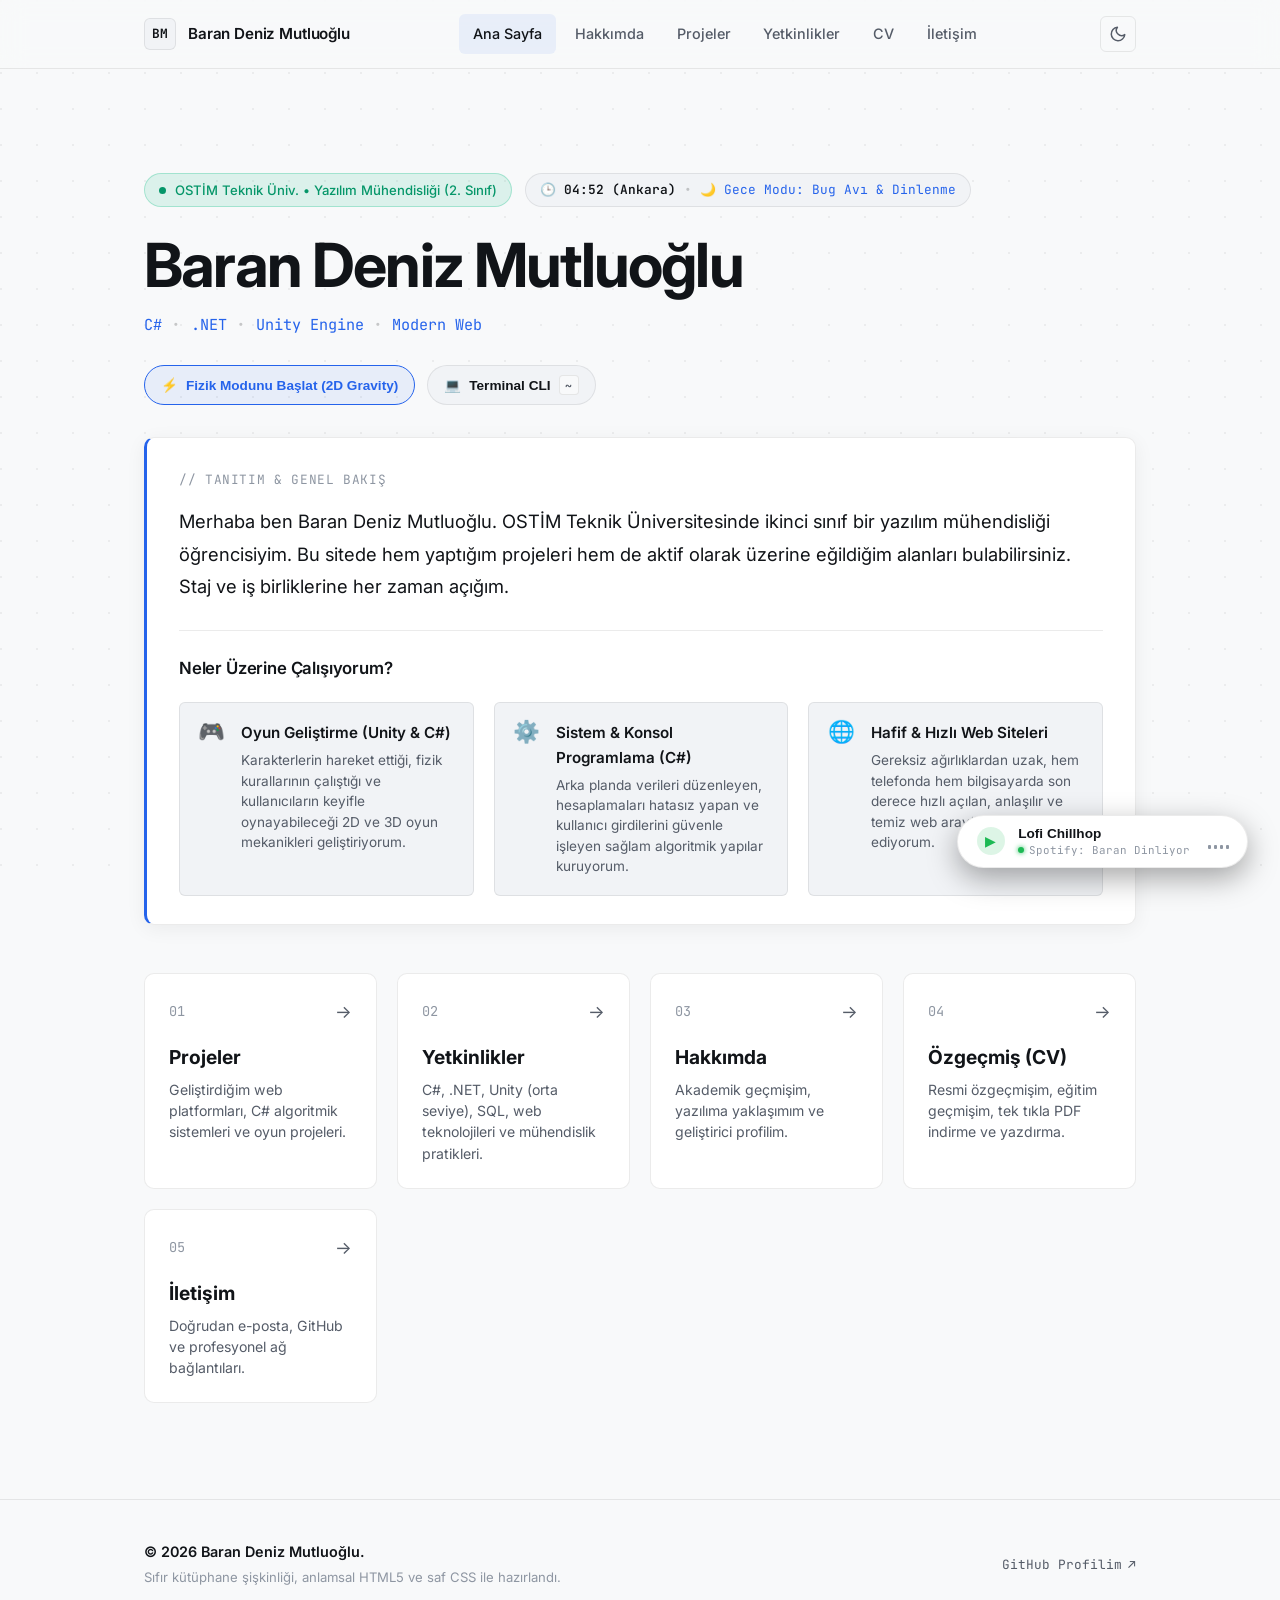
<file: index.html>
<!DOCTYPE html>
<html lang="tr" data-theme="dark">
<head>
  <meta charset="UTF-8">
  <meta name="viewport" content="width=device-width, initial-scale=1.0">
  <title>Baran Deniz Mutluoğlu — Yazılım Geliştirici</title>
  <meta name="description" content="Baran Deniz Mutluoğlu — C#, .NET, Unity ve modern web teknolojileri odaklı yazılım geliştirici kişisel portfolyosu.">
  
  <!-- Fonts -->
  <link rel="preconnect" href="https://fonts.googleapis.com">
  <link rel="preconnect" href="https://fonts.gstatic.com" crossorigin>
  <link href="https://fonts.googleapis.com/css2?family=Inter:wght@300;400;500;600;700&family=JetBrains+Mono:wght@400;500;600&display=swap" rel="stylesheet">
  
  <link rel="stylesheet" href="style.css">
</head>
<body>

  <!-- Background Grid Texture -->
  <div class="bg-grid-pattern" aria-hidden="true"></div>

  <!-- Header / Navigation -->
  <header class="site-header">
    <div class="container nav-inner">
      <a href="index.html" class="brand-logo" aria-label="Ana sayfa">
        <span class="brand-monogram">BM</span>
        <span class="brand-name">Baran Deniz Mutluoğlu</span>
      </a>

      <nav class="main-nav" aria-label="Ana Menü">
        <ul class="nav-links">
          <li><a href="index.html" class="nav-link active">Ana Sayfa</a></li>
          <li><a href="about.html" class="nav-link">Hakkımda</a></li>
          <li><a href="projects.html" class="nav-link">Projeler</a></li>
          <li><a href="skills.html" class="nav-link">Yetkinlikler</a></li>
          <li><a href="cv.html" class="nav-link">CV</a></li>
          <li><a href="contact.html" class="nav-link">İletişim</a></li>
        </ul>
      </nav>

      <div class="header-actions">
        <!-- Theme Toggle -->
        <button id="themeToggle" class="icon-button" type="button" aria-label="Tema değiştir" title="Tema Değiştir">
          <svg class="sun-icon" viewBox="0 0 24 24" width="18" height="18" fill="none" stroke="currentColor" stroke-width="2" stroke-linecap="round" stroke-linejoin="round">
            <circle cx="12" cy="12" r="5"></circle>
            <line x1="12" y1="1" x2="12" y2="3"></line>
            <line x1="12" y1="21" x2="12" y2="23"></line>
            <line x1="4.22" y1="4.22" x2="5.64" y2="5.64"></line>
            <line x1="18.36" y1="18.36" x2="19.78" y2="19.78"></line>
            <line x1="1" y1="12" x2="3" y2="12"></line>
            <line x1="21" y1="12" x2="23" y2="12"></line>
            <line x1="4.22" y1="19.78" x2="5.64" y2="18.36"></line>
            <line x1="18.36" y1="5.64" x2="19.78" y2="4.22"></line>
          </svg>
          <svg class="moon-icon" viewBox="0 0 24 24" width="18" height="18" fill="none" stroke="currentColor" stroke-width="2" stroke-linecap="round" stroke-linejoin="round">
            <path d="M21 12.79A9 9 0 1 1 11.21 3 7 7 0 0 0 21 12.79z"></path>
          </svg>
        </button>

        <!-- Mobile Menu Toggle -->
        <button id="mobileMenuBtn" class="icon-button mobile-only" type="button" aria-label="Menüyü aç/kapat" aria-expanded="false">
          <span class="hamburger-line"></span>
          <span class="hamburger-line"></span>
        </button>
      </div>
    </div>
  </header>

  <main>
    <!-- Home / Hero Section -->
    <section class="section home-hero">
      <div class="container hero-container">
        <!-- Status Indicator & Live Time -->
        <div class="hero-status-row">
          <div class="status-badge" role="status">
            <span class="status-dot"></span>
            <span class="status-text">OSTİM Teknik Üniv. • Yazılım Mühendisliği (2. Sınıf)</span>
          </div>

          <div class="live-activity-badge" id="liveActivityBadge" title="Baran'ın saat dilimi ve güncel aktivitesi">
            <span class="live-clock-icon">🕒</span>
            <span class="live-time" id="liveTimeText">--:--</span>
            <span class="live-sep">•</span>
            <span class="live-status-text" id="liveActivityText">Yükleniyor...</span>
          </div>
        </div>

        <h1 class="hero-title">
          Baran Deniz Mutluoğlu
        </h1>

        <div class="hero-subtitle-tag">
          <span>C#</span> <span class="dot-sep">•</span>
          <span>.NET</span> <span class="dot-sep">•</span>
          <span>Unity Engine</span> <span class="dot-sep">•</span>
          <span>Modern Web</span>
        </div>

        <!-- Interactive Playground Action Pills -->
        <div class="hero-actions-bar">
          <button id="gravityToggleBtn" class="feature-pill-btn" type="button" title="Yerçekimi ve 2D oyun fiziği simülasyonunu başlat">
            <span class="pill-icon">⚡</span>
            <span>Fizik Modunu Başlat (2D Gravity)</span>
          </button>
          
          <button id="openTerminalBtn" class="feature-pill-btn ghost" type="button" title="Terminal konsolunu aç (veya klavyeden ~ tuşuna bas)">
            <span class="pill-icon">💻</span>
            <span>Terminal CLI</span>
            <span class="kbd-hint">~</span>
          </button>
        </div>

        <!-- Custom User Introduction Box -->
        <div class="user-intro-card">
          <div class="intro-card-header">
            <span class="intro-label">// Tanıtım & Genel Bakış</span>
          </div>
          <div class="intro-card-content">
            <p class="user-custom-text">
              Merhaba ben Baran Deniz Mutluoğlu. OSTİM Teknik Üniversitesinde ikinci sınıf bir yazılım mühendisliği öğrencisiyim. Bu sitede hem yaptığım projeleri hem de aktif olarak üzerine eğildiğim alanları bulabilirsiniz. Staj ve iş birliklerine her zaman açığım.
            </p>

            <div class="intro-work-summary">
              <h2 class="work-summary-title">Neler Üzerine Çalışıyorum?</h2>
              <div class="work-summary-grid">
                <div class="work-item">
                  <span class="work-icon">🎮</span>
                  <div>
                    <h3 class="work-item-title">Oyun Geliştirme (Unity & C#)</h3>
                    <p class="work-item-desc">
                      Karakterlerin hareket ettiği, fizik kurallarının çalıştığı ve kullanıcıların keyifle oynayabileceği 2D ve 3D oyun mekanikleri geliştiriyorum.
                    </p>
                  </div>
                </div>

                <div class="work-item">
                  <span class="work-icon">⚙️</span>
                  <div>
                    <h3 class="work-item-title">Sistem & Konsol Programlama (C#)</h3>
                    <p class="work-item-desc">
                      Arka planda verileri düzenleyen, hesaplamaları hatasız yapan ve kullanıcı girdilerini güvenle işleyen sağlam algoritmik yapılar kuruyorum.
                    </p>
                  </div>
                </div>

                <div class="work-item">
                  <span class="work-icon">🌐</span>
                  <div>
                    <h3 class="work-item-title">Hafif & Hızlı Web Siteleri</h3>
                    <p class="work-item-desc">
                      Gereksiz ağırlıklardan uzak, hem telefonda hem bilgisayarda son derece hızlı açılan, anlaşılır ve temiz web arayüzleri inşa ediyorum.
                    </p>
                  </div>
                </div>
              </div>
            </div>
          </div>
        </div>

        <!-- Quick Access Page Grid -->
        <div class="page-quick-links">
          <a href="projects.html" class="quick-card">
            <div class="quick-card-top">
              <span class="quick-num">01</span>
              <span class="quick-arrow">&#x2192;</span>
            </div>
            <h2 class="quick-title">Projeler</h2>
            <p class="quick-desc">Geliştirdiğim web platformları, C# algoritmik sistemleri ve oyun projeleri.</p>
          </a>

          <a href="skills.html" class="quick-card">
            <div class="quick-card-top">
              <span class="quick-num">02</span>
              <span class="quick-arrow">&#x2192;</span>
            </div>
            <h2 class="quick-title">Yetkinlikler</h2>
            <p class="quick-desc">C#, .NET, Unity (orta seviye), SQL, web teknolojileri ve mühendislik pratikleri.</p>
          </a>

          <a href="about.html" class="quick-card">
            <div class="quick-card-top">
              <span class="quick-num">03</span>
              <span class="quick-arrow">&#x2192;</span>
            </div>
            <h2 class="quick-title">Hakkımda</h2>
            <p class="quick-desc">Akademik geçmişim, yazılıma yaklaşımım ve geliştirici profilim.</p>
          </a>

          <a href="cv.html" class="quick-card">
            <div class="quick-card-top">
              <span class="quick-num">04</span>
              <span class="quick-arrow">&#x2192;</span>
            </div>
            <h2 class="quick-title">Özgeçmiş (CV)</h2>
            <p class="quick-desc">Resmi özgeçmişim, eğitim geçmişim, tek tıkla PDF indirme ve yazdırma.</p>
          </a>

          <a href="contact.html" class="quick-card">
            <div class="quick-card-top">
              <span class="quick-num">05</span>
              <span class="quick-arrow">&#x2192;</span>
            </div>
            <h2 class="quick-title">İletişim</h2>
            <p class="quick-desc">Doğrudan e-posta, GitHub ve profesyonel ağ bağlantıları.</p>
          </a>
        </div>
      </div>
    </section>
  </main>

  <!-- Footer -->
  <footer class="site-footer">
    <div class="container footer-inner">
      <div class="footer-left">
        <p class="footer-copy">&copy; 2026 Baran Deniz Mutluoğlu.</p>
        <p class="footer-subtext">Sıfır kütüphane şişkinliği, anlamsal HTML5 ve saf CSS ile hazırlandı.</p>
      </div>

      <div class="footer-right">
        <a href="https://github.com/2f7fjrk4sw-prog" target="_blank" rel="noopener" class="back-to-top">
          <span>GitHub Profilim</span>
          <span class="external-icon">&#x2197;</span>
        </a>
      </div>
    </div>
  </footer>

  <!-- Floating Native Audio & Spotify Status Widget -->
  <aside class="music-player-widget" id="musicWidget" aria-label="Portfolyo Müzik Çaları & Spotify Durumu">
    <!-- Player Pop-up Drawer -->
    <div class="spotify-card" id="spotifyCard" aria-hidden="true">
      <!-- Header -->
      <div class="spotify-card-header">
        <div class="spotify-brand">
          <span class="music-note-icon">🎵</span>
          <span class="spotify-title">Portfolyo Müzik Çaları</span>
        </div>
        <button id="spotifyCloseBtn" class="spotify-close-btn" type="button" aria-label="Kapat" title="Kapat">&times;</button>
      </div>

      <!-- Spotify "O An Ne Dinliyorum?" Canlı Durum Kartı -->
      <div class="spotify-status-card" title="Baran'ın Spotify Dinleme Durumu">
        <div class="spotify-status-top">
          <div class="spotify-live-indicator">
            <span class="spotify-live-dot"></span>
            <span class="spotify-live-text">Spotify'da Ne Dinliyorum?</span>
          </div>
          <span class="spotify-badge">Canlı Durum</span>
        </div>
        <div class="spotify-track-row">
          <div class="spotify-logo-icon">
            <svg viewBox="0 0 24 24" width="20" height="20" fill="#1db954">
              <path d="M12 0C5.4 0 0 5.4 0 12s5.4 12 12 12 12-5.4 12-12S18.66 0 12 0zm5.521 17.34c-.24.359-.66.48-1.021.24-2.82-1.74-6.36-2.101-10.561-1.141-.418.122-.779-.179-.899-.539-.12-.421.18-.78.54-.9 4.56-1.021 8.52-.6 11.64 1.32.42.18.479.659.301 1.02zm1.44-3.3c-.301.42-.841.6-1.262.3-3.239-1.98-8.159-2.58-11.939-1.38-.479.12-1.02-.12-1.14-.6-.12-.48.12-1.021.6-1.141C9.6 9.9 15 10.561 18.72 12.84c.361.181.54.78.241 1.2zm.12-3.36C15.24 8.4 8.82 8.16 5.16 9.301c-.6.179-1.2-.181-1.38-.721-.18-.601.18-1.2.72-1.381 4.26-1.26 11.28-1.02 15.721 1.621.539.3.719 1.02.419 1.56-.299.421-1.02.599-1.559.3z"/>
            </svg>
          </div>
          <div class="spotify-meta">
            <span class="spotify-playlist-title">Baran'ın Seçtikleri (Lofi & Study)</span>
            <span class="spotify-playlist-subtitle">OSTİM Lab & Kodlama Listesi</span>
          </div>
          <a href="https://open.spotify.com/playlist/3DzI2diuYDRNeN0FC8duot?si=72bdabda5c8143d9" target="_blank" rel="noopener" class="spotify-listen-btn" title="Spotify'da Dinle">
            <span>Listeye Git</span>
            <span class="ext-icon">&#x2197;</span>
          </a>
        </div>
      </div>

      <!-- Yerel Çalar Kontrolleri (Ses Çubuğuyla %100 Çalışan Dahili Motor) -->
      <div class="native-player-box">
        <div class="native-track-info">
          <span class="track-status-pill" id="trackStatusPill">Durduruldu</span>
          <span class="track-current-name" id="trackCurrentName">1. Gece Kodlaması (Chill Lofi)</span>
        </div>

        <div class="player-controls-row">
          <button id="prevTrackBtn" class="track-btn" type="button" aria-label="Önceki Parça" title="Önceki Parça">⏮</button>
          <button id="playPauseBtn" class="play-btn-circle" type="button" aria-label="Oynat / Durdur" title="Oynat / Durdur">
            <span id="playPauseIcon">▶</span>
          </button>
          <button id="nextTrackBtn" class="track-btn" type="button" aria-label="Sonraki Parça" title="Sonraki Parça">⏭</button>
        </div>

        <!-- Ses Düzeyi Kontrol Çubuğu (Doğrudan Sesi Kısar / Açar) -->
        <div class="music-volume-wrap" title="Doğrudan Ses Düzeyi Kontrolü (%0 - %100)">
          <button id="volumeMuteBtn" class="volume-btn" type="button" aria-label="Sesi Kapat / Aç" title="Sesi Kapat / Aç">
            <span id="volumeIcon">🔊</span>
          </button>
          <input 
            type="range" 
            id="volumeSlider" 
            class="volume-slider" 
            min="0" 
            max="100" 
            value="70" 
            aria-label="Ses Düzeyi" 
            title="Ses Düzeyi"
          />
          <span class="volume-val" id="volumeVal">70%</span>
        </div>
      </div>

      <!-- Footer: Spotify Embed Göster/Gizle Butonu -->
      <div class="spotify-card-footer">
        <button id="spotifyEmbedToggleBtn" class="spotify-embed-toggle" type="button">
          <span>Mini Spotify Oynatıcıyı Göster</span>
          <span class="toggle-arrow">&#x25BC;</span>
        </button>
      </div>

      <!-- Açılabilir Spotify Embed (Opsiyonel) -->
      <div class="spotify-embed-collapsible" id="spotifyEmbedWrap" style="display: none;">
        <iframe 
          style="border-radius:12px; margin-top: 0.65rem;" 
          src="https://open.spotify.com/embed/playlist/3DzI2diuYDRNeN0FC8duot?utm_source=generator&theme=0" 
          width="100%" 
          height="80" 
          frameBorder="0" 
          allowfullscreen="" 
          allow="autoplay; clipboard-write; encrypted-media; fullscreen; picture-in-picture" 
          loading="lazy">
        </iframe>
      </div>
    </div>

    <!-- Floating Toggle Pill Button -->
    <button id="musicToggleBtn" class="music-main-btn" type="button" aria-label="Müzik Çaları ve Spotify Durumunu Aç/Kapat" title="Müzik Çaları Aç/Kapat">
      <div class="music-icon-box">
        <span id="pillPlayIcon">▶</span>
      </div>
      <div class="music-info">
        <span class="music-title" id="pillTrackTitle">Gece Kodlaması</span>
        <span class="music-subtitle">
          <span class="live-dot-mini"></span> Spotify: Baran Dinliyor
        </span>
      </div>
      <div class="eq-visualizer" aria-hidden="true">
        <span class="eq-bar"></span>
        <span class="eq-bar"></span>
        <span class="eq-bar"></span>
        <span class="eq-bar"></span>
      </div>
    </button>
  </aside>

  <!-- 2D Physics Overlay (Feature 2) -->
  <div id="physicsOverlay" class="physics-overlay" aria-hidden="true">
    <div class="physics-hud">
      <div class="physics-hud-left">
        <span class="hud-tag">⚡ 2D Gravity Engine (Unity Homage)</span>
        <span class="hud-tip">Kutuları farenizle tutup fırlatabilirsiniz!</span>
      </div>
      <div class="physics-hud-right">
        <button id="physicsSpawnBtn" class="hud-btn" type="button">+ Yeni Kutu</button>
        <button id="physicsCloseBtn" class="hud-btn danger" type="button">Kapat (ESC)</button>
      </div>
    </div>
    <canvas id="physicsCanvas"></canvas>
  </div>

  <!-- Terminal Modal (Feature 4) -->
  <div id="terminalModal" class="terminal-modal" role="dialog" aria-modal="true" aria-label="Geliştirici Terminali">
    <div class="terminal-overlay" id="terminalBackdrop"></div>
    <div class="terminal-window">
      <div class="terminal-topbar">
        <div class="terminal-controls">
          <button class="t-btn t-close" id="terminalCloseBtn" aria-label="Kapat" title="Kapat"></button>
          <span class="t-btn t-min"></span>
          <span class="t-btn t-max"></span>
        </div>
        <div class="terminal-title-text">baran@ostim-os:~ (v2.0)</div>
        <div class="terminal-hint">Çıkmak için: <code>exit</code> veya <code>ESC</code></div>
      </div>
      <div class="terminal-body" id="terminalOutput">
        <div class="terminal-welcome">
          ╔════════════════════════════════════════════════════════════════╗<br>
          ║ &nbsp;BARAN DENİZ MUTLUOĞLU — Geliştirici Terminal Sistemi v2.0&nbsp;&nbsp;&nbsp;&nbsp;&nbsp;║<br>
          ║ &nbsp;OSTİM Teknik Üniversitesi Yazılım Mühendisliği &nbsp;&nbsp;&nbsp;&nbsp;&nbsp;&nbsp;&nbsp;&nbsp;&nbsp;&nbsp;&nbsp;&nbsp;&nbsp;&nbsp;&nbsp;&nbsp;║<br>
          ╚════════════════════════════════════════════════════════════════╝<br>
          Mevcut komutları görmek için <strong>help</strong> yazın.<br><br>
        </div>
      </div>
      <div class="terminal-input-row">
        <span class="t-prompt-label">baran@terminal:~$</span>
        <input type="text" id="terminalInput" class="terminal-cli-input" autocomplete="off" spellcheck="false" aria-label="Terminal komut girdisi">
      </div>
    </div>
  </div>

  <script src="script.js"></script>
</body>
</html>
</file>
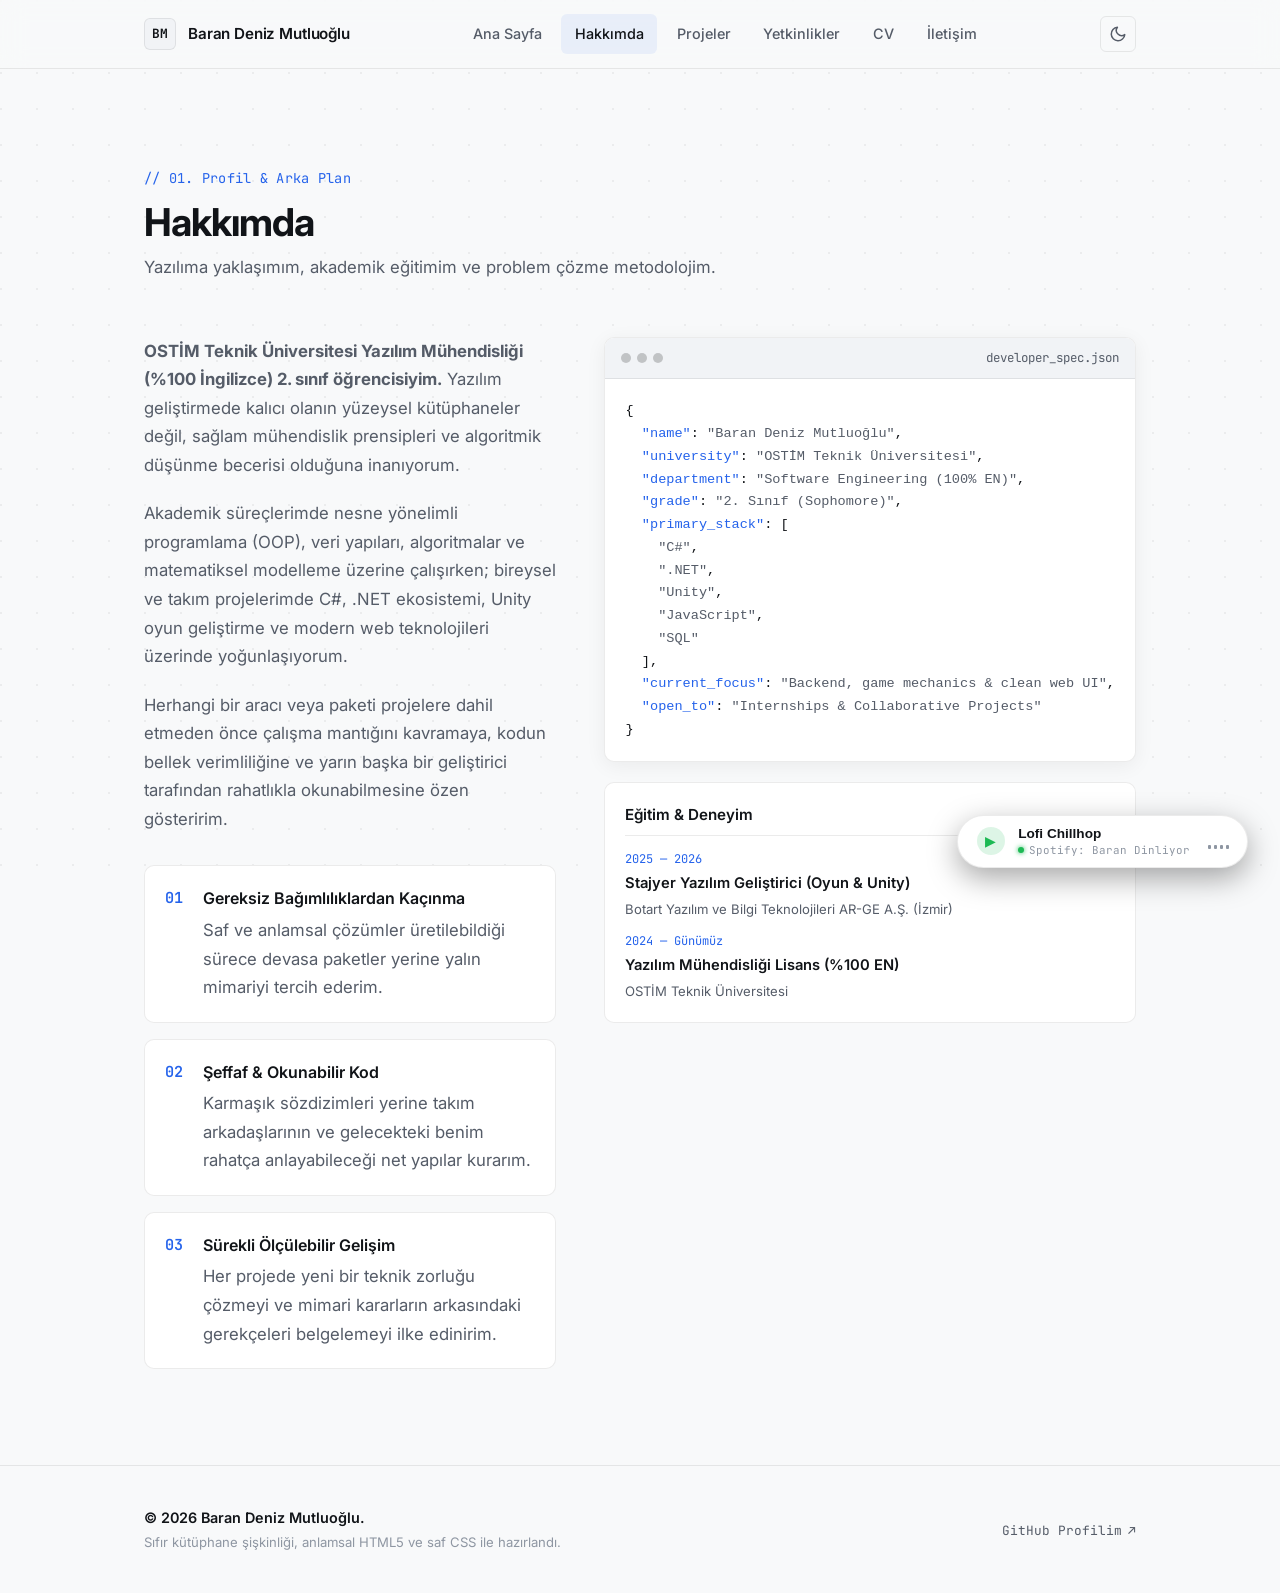
<file: about.html>
<!DOCTYPE html>
<html lang="tr" data-theme="dark">
<head>
  <meta charset="UTF-8">
  <meta name="viewport" content="width=device-width, initial-scale=1.0">
  <title>Hakkımda — Baran Deniz Mutluoğlu</title>
  <meta name="description" content="Baran Deniz Mutluoğlu — Akademik arka plan, yazılım felsefesi ve geliştirici profili.">
  
  <link rel="preconnect" href="https://fonts.googleapis.com">
  <link rel="preconnect" href="https://fonts.gstatic.com" crossorigin>
  <link href="https://fonts.googleapis.com/css2?family=Inter:wght@300;400;500;600;700&family=JetBrains+Mono:wght@400;500;600&display=swap" rel="stylesheet">
  
  <link rel="stylesheet" href="style.css">
</head>
<body>

  <div class="bg-grid-pattern" aria-hidden="true"></div>

  <header class="site-header">
    <div class="container nav-inner">
      <a href="index.html" class="brand-logo" aria-label="Ana sayfa">
        <span class="brand-monogram">BM</span>
        <span class="brand-name">Baran Deniz Mutluoğlu</span>
      </a>

      <nav class="main-nav" aria-label="Ana Menü">
        <ul class="nav-links">
          <li><a href="index.html" class="nav-link">Ana Sayfa</a></li>
          <li><a href="about.html" class="nav-link active">Hakkımda</a></li>
          <li><a href="projects.html" class="nav-link">Projeler</a></li>
          <li><a href="skills.html" class="nav-link">Yetkinlikler</a></li>
          <li><a href="cv.html" class="nav-link">CV</a></li>
          <li><a href="contact.html" class="nav-link">İletişim</a></li>
        </ul>
      </nav>

      <div class="header-actions">
        <button id="themeToggle" class="icon-button" type="button" aria-label="Tema değiştir" title="Tema Değiştir">
          <svg class="sun-icon" viewBox="0 0 24 24" width="18" height="18" fill="none" stroke="currentColor" stroke-width="2" stroke-linecap="round" stroke-linejoin="round">
            <circle cx="12" cy="12" r="5"></circle>
            <line x1="12" y1="1" x2="12" y2="3"></line>
            <line x1="12" y1="21" x2="12" y2="23"></line>
            <line x1="4.22" y1="4.22" x2="5.64" y2="5.64"></line>
            <line x1="18.36" y1="18.36" x2="19.78" y2="19.78"></line>
            <line x1="1" y1="12" x2="3" y2="12"></line>
            <line x1="21" y1="12" x2="23" y2="12"></line>
            <line x1="4.22" y1="19.78" x2="5.64" y2="18.36"></line>
            <line x1="18.36" y1="5.64" x2="19.78" y2="4.22"></line>
          </svg>
          <svg class="moon-icon" viewBox="0 0 24 24" width="18" height="18" fill="none" stroke="currentColor" stroke-width="2" stroke-linecap="round" stroke-linejoin="round">
            <path d="M21 12.79A9 9 0 1 1 11.21 3 7 7 0 0 0 21 12.79z"></path>
          </svg>
        </button>

        <button id="mobileMenuBtn" class="icon-button mobile-only" type="button" aria-label="Menüyü aç/kapat" aria-expanded="false">
          <span class="hamburger-line"></span>
          <span class="hamburger-line"></span>
        </button>
      </div>
    </div>
  </header>

  <main>
    <section class="section">
      <div class="container">
        <div class="section-header">
          <span class="section-tag">// 01. Profil & Arka Plan</span>
          <h1 class="section-title">Hakkımda</h1>
          <p class="section-subtitle">Yazılıma yaklaşımım, akademik eğitimim ve problem çözme metodolojim.</p>
        </div>

        <div class="about-grid">
          <div class="about-text">
            <p>
              <strong>OSTİM Teknik Üniversitesi Yazılım Mühendisliği (%100 İngilizce) 2. sınıf öğrencisiyim.</strong> Yazılım geliştirmede kalıcı olanın yüzeysel kütüphaneler değil, sağlam mühendislik prensipleri ve algoritmik düşünme becerisi olduğuna inanıyorum.
            </p>
            <p>
              Akademik süreçlerimde nesne yönelimli programlama (OOP), veri yapıları, algoritmalar ve matematiksel modelleme üzerine çalışırken; bireysel ve takım projelerimde C#, .NET ekosistemi, Unity oyun geliştirme ve modern web teknolojileri üzerinde yoğunlaşıyorum.
            </p>
            <p>
              Herhangi bir aracı veya paketi projelere dahil etmeden önce çalışma mantığını kavramaya, kodun bellek verimliliğine ve yarın başka bir geliştirici tarafından rahatlıkla okunabilmesine özen gösteririm.
            </p>
            
            <div class="principles-list">
              <div class="principle-card">
                <span class="principle-num">01</span>
                <div>
                  <h2 class="principle-title">Gereksiz Bağımlılıklardan Kaçınma</h2>
                  <p class="principle-desc">Saf ve anlamsal çözümler üretilebildiği sürece devasa paketler yerine yalın mimariyi tercih ederim.</p>
                </div>
              </div>

              <div class="principle-card">
                <span class="principle-num">02</span>
                <div>
                  <h2 class="principle-title">Şeffaf & Okunabilir Kod</h2>
                  <p class="principle-desc">Karmaşık sözdizimleri yerine takım arkadaşlarının ve gelecekteki benim rahatça anlayabileceği net yapılar kurarım.</p>
                </div>
              </div>

              <div class="principle-card">
                <span class="principle-num">03</span>
                <div>
                  <h2 class="principle-title">Sürekli Ölçülebilir Gelişim</h2>
                  <p class="principle-desc">Her projede yeni bir teknik zorluğu çözmeyi ve mimari kararların arkasındaki gerekçeleri belgelemeyi ilke edinirim.</p>
                </div>
              </div>
            </div>
          </div>

          <aside class="about-sidebar">
            <div class="profile-card">
              <div class="profile-card-header">
                <div class="terminal-dots">
                  <span></span><span></span><span></span>
                </div>
                <span class="terminal-title">developer_spec.json</span>
              </div>
              <div class="profile-card-body">
                <pre class="code-block"><code>{
  <span class="c-key">"name"</span>: <span class="c-val">"Baran Deniz Mutluoğlu"</span>,
  <span class="c-key">"university"</span>: <span class="c-val">"OSTİM Teknik Üniversitesi"</span>,
  <span class="c-key">"department"</span>: <span class="c-val">"Software Engineering (100% EN)"</span>,
  <span class="c-key">"grade"</span>: <span class="c-val">"2. Sınıf (Sophomore)"</span>,
  <span class="c-key">"primary_stack"</span>: [
    <span class="c-val">"C#"</span>,
    <span class="c-val">".NET"</span>,
    <span class="c-val">"Unity"</span>,
    <span class="c-val">"JavaScript"</span>,
    <span class="c-val">"SQL"</span>
  ],
  <span class="c-key">"current_focus"</span>: <span class="c-val">"Backend, game mechanics & clean web UI"</span>,
  <span class="c-key">"open_to"</span>: <span class="c-val">"Internships & Collaborative Projects"</span>
}</code></pre>
              </div>
            </div>

            <div class="sidebar-box">
              <h3 class="sidebar-box-title">Eğitim & Deneyim</h3>
              <div class="timeline-simple">
                <div class="timeline-item">
                  <div class="t-year">2025 — 2026</div>
                  <div class="t-title">Stajyer Yazılım Geliştirici (Oyun & Unity)</div>
                  <div class="t-sub">Botart Yazılım ve Bilgi Teknolojileri AR-GE A.Ş. (İzmir)</div>
                </div>
                <div class="timeline-item">
                  <div class="t-year">2024 — Günümüz</div>
                  <div class="t-title">Yazılım Mühendisliği Lisans (%100 EN)</div>
                  <div class="t-sub">OSTİM Teknik Üniversitesi</div>
                </div>
              </div>
            </div>
          </aside>
        </div>
      </div>
    </section>
  </main>

  <footer class="site-footer">
    <div class="container footer-inner">
      <div class="footer-left">
        <p class="footer-copy">&copy; 2026 Baran Deniz Mutluoğlu.</p>
        <p class="footer-subtext">Sıfır kütüphane şişkinliği, anlamsal HTML5 ve saf CSS ile hazırlandı.</p>
      </div>

      <div class="footer-right">
        <a href="https://github.com/2f7fjrk4sw-prog" target="_blank" rel="noopener" class="back-to-top">
          <span>GitHub Profilim</span>
          <span class="external-icon">&#x2197;</span>
        </a>
      </div>
    </div>
  </footer>

  <!-- Floating Native Audio & Spotify Status Widget -->
  <aside class="music-player-widget" id="musicWidget" aria-label="Portfolyo Müzik Çaları & Spotify Durumu">
    <!-- Player Pop-up Drawer -->
    <div class="spotify-card" id="spotifyCard" aria-hidden="true">
      <!-- Header -->
      <div class="spotify-card-header">
        <div class="spotify-brand">
          <span class="music-note-icon">🎵</span>
          <span class="spotify-title">Portfolyo Müzik Çaları</span>
        </div>
        <button id="spotifyCloseBtn" class="spotify-close-btn" type="button" aria-label="Kapat" title="Kapat">&times;</button>
      </div>

      <!-- Spotify "O An Ne Dinliyorum?" Canlı Durum Kartı -->
      <div class="spotify-status-card" title="Baran'ın Spotify Dinleme Durumu">
        <div class="spotify-status-top">
          <div class="spotify-live-indicator">
            <span class="spotify-live-dot"></span>
            <span class="spotify-live-text">Spotify'da Ne Dinliyorum?</span>
          </div>
          <span class="spotify-badge">Canlı Durum</span>
        </div>
        <div class="spotify-track-row">
          <div class="spotify-logo-icon">
            <svg viewBox="0 0 24 24" width="20" height="20" fill="#1db954">
              <path d="M12 0C5.4 0 0 5.4 0 12s5.4 12 12 12 12-5.4 12-12S18.66 0 12 0zm5.521 17.34c-.24.359-.66.48-1.021.24-2.82-1.74-6.36-2.101-10.561-1.141-.418.122-.779-.179-.899-.539-.12-.421.18-.78.54-.9 4.56-1.021 8.52-.6 11.64 1.32.42.18.479.659.301 1.02zm1.44-3.3c-.301.42-.841.6-1.262.3-3.239-1.98-8.159-2.58-11.939-1.38-.479.12-1.02-.12-1.14-.6-.12-.48.12-1.021.6-1.141C9.6 9.9 15 10.561 18.72 12.84c.361.181.54.78.241 1.2zm.12-3.36C15.24 8.4 8.82 8.16 5.16 9.301c-.6.179-1.2-.181-1.38-.721-.18-.601.18-1.2.72-1.381 4.26-1.26 11.28-1.02 15.721 1.621.539.3.719 1.02.419 1.56-.299.421-1.02.599-1.559.3z"/>
            </svg>
          </div>
          <div class="spotify-meta">
            <span class="spotify-playlist-title">Baran'ın Seçtikleri (Lofi & Study)</span>
            <span class="spotify-playlist-subtitle">OSTİM Lab & Kodlama Listesi</span>
          </div>
          <a href="https://open.spotify.com/playlist/3DzI2diuYDRNeN0FC8duot?si=72bdabda5c8143d9" target="_blank" rel="noopener" class="spotify-listen-btn" title="Spotify'da Dinle">
            <span>Listeye Git</span>
            <span class="ext-icon">&#x2197;</span>
          </a>
        </div>
      </div>

      <!-- Yerel Çalar Kontrolleri (Ses Çubuğuyla %100 Çalışan Dahili Motor) -->
      <div class="native-player-box">
        <div class="native-track-info">
          <span class="track-status-pill" id="trackStatusPill">Durduruldu</span>
          <span class="track-current-name" id="trackCurrentName">1. Gece Kodlaması (Chill Lofi)</span>
        </div>

        <div class="player-controls-row">
          <button id="prevTrackBtn" class="track-btn" type="button" aria-label="Önceki Parça" title="Önceki Parça">⏮</button>
          <button id="playPauseBtn" class="play-btn-circle" type="button" aria-label="Oynat / Durdur" title="Oynat / Durdur">
            <span id="playPauseIcon">▶</span>
          </button>
          <button id="nextTrackBtn" class="track-btn" type="button" aria-label="Sonraki Parça" title="Sonraki Parça">⏭</button>
        </div>

        <!-- Ses Düzeyi Kontrol Çubuğu (Doğrudan Sesi Kısar / Açar) -->
        <div class="music-volume-wrap" title="Doğrudan Ses Düzeyi Kontrolü (%0 - %100)">
          <button id="volumeMuteBtn" class="volume-btn" type="button" aria-label="Sesi Kapat / Aç" title="Sesi Kapat / Aç">
            <span id="volumeIcon">🔊</span>
          </button>
          <input 
            type="range" 
            id="volumeSlider" 
            class="volume-slider" 
            min="0" 
            max="100" 
            value="70" 
            aria-label="Ses Düzeyi" 
            title="Ses Düzeyi"
          />
          <span class="volume-val" id="volumeVal">70%</span>
        </div>
      </div>

      <!-- Footer: Spotify Embed Göster/Gizle Butonu -->
      <div class="spotify-card-footer">
        <button id="spotifyEmbedToggleBtn" class="spotify-embed-toggle" type="button">
          <span>Mini Spotify Oynatıcıyı Göster</span>
          <span class="toggle-arrow">&#x25BC;</span>
        </button>
      </div>

      <!-- Açılabilir Spotify Embed (Opsiyonel) -->
      <div class="spotify-embed-collapsible" id="spotifyEmbedWrap" style="display: none;">
        <iframe 
          style="border-radius:12px; margin-top: 0.65rem;" 
          src="https://open.spotify.com/embed/playlist/3DzI2diuYDRNeN0FC8duot?utm_source=generator&theme=0" 
          width="100%" 
          height="80" 
          frameBorder="0" 
          allowfullscreen="" 
          allow="autoplay; clipboard-write; encrypted-media; fullscreen; picture-in-picture" 
          loading="lazy">
        </iframe>
      </div>
    </div>

    <!-- Floating Toggle Pill Button -->
    <button id="musicToggleBtn" class="music-main-btn" type="button" aria-label="Müzik Çaları ve Spotify Durumunu Aç/Kapat" title="Müzik Çaları Aç/Kapat">
      <div class="music-icon-box">
        <span id="pillPlayIcon">▶</span>
      </div>
      <div class="music-info">
        <span class="music-title" id="pillTrackTitle">Gece Kodlaması</span>
        <span class="music-subtitle">
          <span class="live-dot-mini"></span> Spotify: Baran Dinliyor
        </span>
      </div>
      <div class="eq-visualizer" aria-hidden="true">
        <span class="eq-bar"></span>
        <span class="eq-bar"></span>
        <span class="eq-bar"></span>
        <span class="eq-bar"></span>
      </div>
    </button>
  </aside>

  <!-- Terminal Modal (Feature 4) -->
  <div id="terminalModal" class="terminal-modal" role="dialog" aria-modal="true" aria-label="Geliştirici Terminali">
    <div class="terminal-overlay" id="terminalBackdrop"></div>
    <div class="terminal-window">
      <div class="terminal-topbar">
        <div class="terminal-controls">
          <button class="t-btn t-close" id="terminalCloseBtn" aria-label="Kapat" title="Kapat"></button>
          <span class="t-btn t-min"></span>
          <span class="t-btn t-max"></span>
        </div>
        <div class="terminal-title-text">baran@ostim-os:~ (v2.0)</div>
        <div class="terminal-hint">Çıkmak için: <code>exit</code> veya <code>ESC</code></div>
      </div>
      <div class="terminal-body" id="terminalOutput">
        <div class="terminal-welcome">
          ╔════════════════════════════════════════════════════════════════╗<br>
          ║ &nbsp;BARAN DENİZ MUTLUOĞLU — Geliştirici Terminal Sistemi v2.0&nbsp;&nbsp;&nbsp;&nbsp;&nbsp;║<br>
          ║ &nbsp;OSTİM Teknik Üniversitesi Yazılım Mühendisliği &nbsp;&nbsp;&nbsp;&nbsp;&nbsp;&nbsp;&nbsp;&nbsp;&nbsp;&nbsp;&nbsp;&nbsp;&nbsp;&nbsp;&nbsp;&nbsp;║<br>
          ╚════════════════════════════════════════════════════════════════╝<br>
          Mevcut komutları görmek için <strong>help</strong> yazın.<br><br>
        </div>
      </div>
      <div class="terminal-input-row">
        <span class="t-prompt-label">baran@terminal:~$</span>
        <input type="text" id="terminalInput" class="terminal-cli-input" autocomplete="off" spellcheck="false" aria-label="Terminal komut girdisi">
      </div>
    </div>
  </div>

  <script src="script.js"></script>
</body>
</html>
</file>
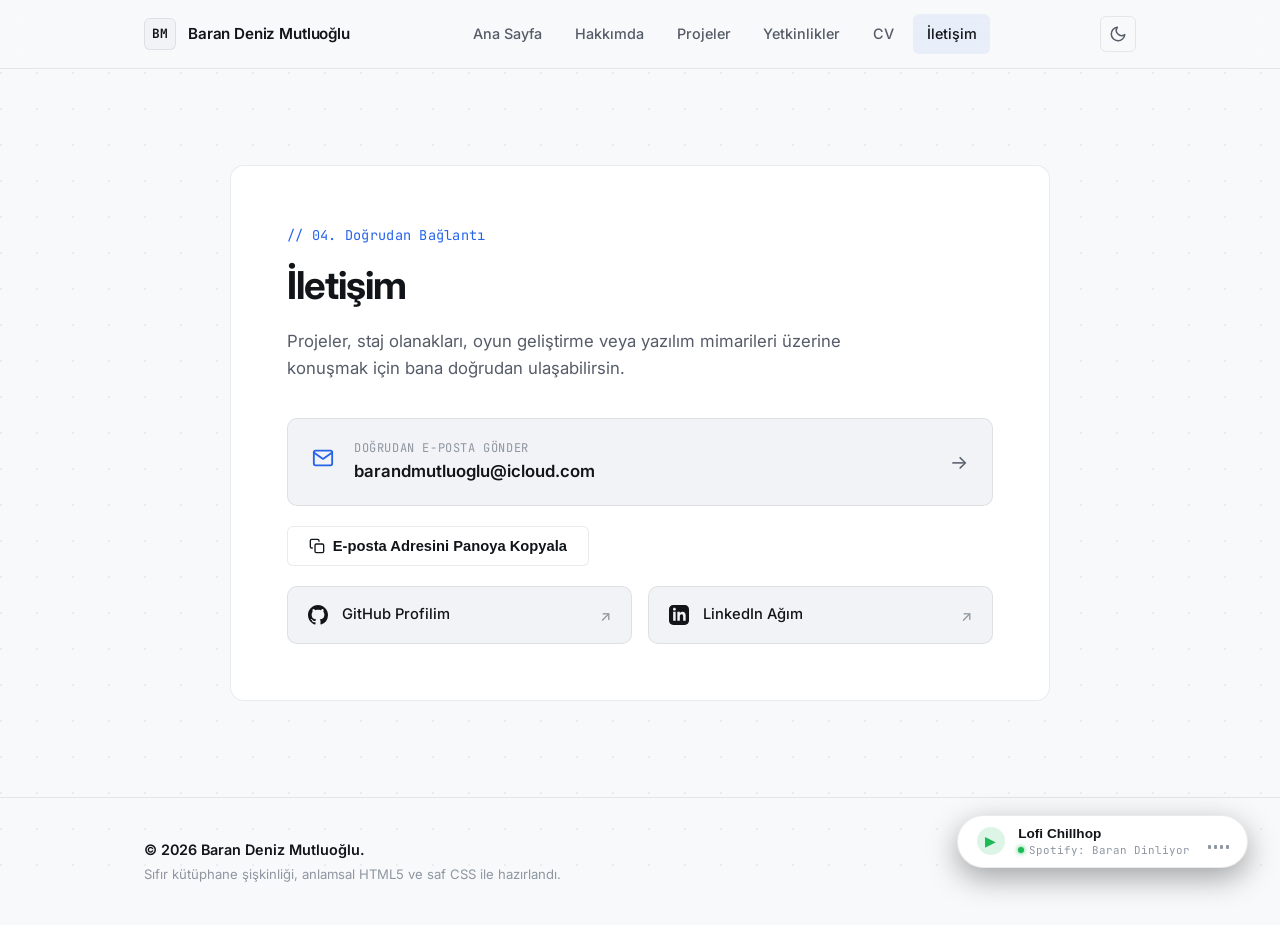
<file: contact.html>
<!DOCTYPE html>
<html lang="tr" data-theme="dark">
<head>
  <meta charset="UTF-8">
  <meta name="viewport" content="width=device-width, initial-scale=1.0">
  <title>İletişim — Baran Deniz Mutluoğlu</title>
  <meta name="description" content="Baran Deniz Mutluoğlu — İletişim kanalları, e-posta, GitHub ve profesyonel ağlar.">
  
  <link rel="preconnect" href="https://fonts.googleapis.com">
  <link rel="preconnect" href="https://fonts.gstatic.com" crossorigin>
  <link href="https://fonts.googleapis.com/css2?family=Inter:wght@300;400;500;600;700&family=JetBrains+Mono:wght@400;500;600&display=swap" rel="stylesheet">
  
  <link rel="stylesheet" href="style.css">
</head>
<body>

  <div class="bg-grid-pattern" aria-hidden="true"></div>

  <header class="site-header">
    <div class="container nav-inner">
      <a href="index.html" class="brand-logo" aria-label="Ana sayfa">
        <span class="brand-monogram">BM</span>
        <span class="brand-name">Baran Deniz Mutluoğlu</span>
      </a>

      <nav class="main-nav" aria-label="Ana Menü">
        <ul class="nav-links">
          <li><a href="index.html" class="nav-link">Ana Sayfa</a></li>
          <li><a href="about.html" class="nav-link">Hakkımda</a></li>
          <li><a href="projects.html" class="nav-link">Projeler</a></li>
          <li><a href="skills.html" class="nav-link">Yetkinlikler</a></li>
          <li><a href="cv.html" class="nav-link">CV</a></li>
          <li><a href="contact.html" class="nav-link active">İletişim</a></li>
        </ul>
      </nav>

      <div class="header-actions">
        <button id="themeToggle" class="icon-button" type="button" aria-label="Tema değiştir" title="Tema Değiştir">
          <svg class="sun-icon" viewBox="0 0 24 24" width="18" height="18" fill="none" stroke="currentColor" stroke-width="2" stroke-linecap="round" stroke-linejoin="round">
            <circle cx="12" cy="12" r="5"></circle>
            <line x1="12" y1="1" x2="12" y2="3"></line>
            <line x1="12" y1="21" x2="12" y2="23"></line>
            <line x1="4.22" y1="4.22" x2="5.64" y2="5.64"></line>
            <line x1="18.36" y1="18.36" x2="19.78" y2="19.78"></line>
            <line x1="1" y1="12" x2="3" y2="12"></line>
            <line x1="21" y1="12" x2="23" y2="12"></line>
            <line x1="4.22" y1="19.78" x2="5.64" y2="18.36"></line>
            <line x1="18.36" y1="5.64" x2="19.78" y2="4.22"></line>
          </svg>
          <svg class="moon-icon" viewBox="0 0 24 24" width="18" height="18" fill="none" stroke="currentColor" stroke-width="2" stroke-linecap="round" stroke-linejoin="round">
            <path d="M21 12.79A9 9 0 1 1 11.21 3 7 7 0 0 0 21 12.79z"></path>
          </svg>
        </button>

        <button id="mobileMenuBtn" class="icon-button mobile-only" type="button" aria-label="Menüyü aç/kapat" aria-expanded="false">
          <span class="hamburger-line"></span>
          <span class="hamburger-line"></span>
        </button>
      </div>
    </div>
  </header>

  <main>
    <section class="section">
      <div class="container contact-container">
        <div class="contact-box">
          <div class="contact-header">
            <span class="section-tag">// 04. Doğrudan Bağlantı</span>
            <h1 class="contact-title">İletişim</h1>
            <p class="contact-desc">
              Projeler, staj olanakları, oyun geliştirme veya yazılım mimarileri üzerine konuşmak için bana doğrudan ulaşabilirsin.
            </p>
          </div>

          <div class="contact-methods">
            <a href="mailto:barandmutluoglu@icloud.com" class="contact-card primary-contact">
              <div class="contact-icon-wrapper">
                <svg viewBox="0 0 24 24" width="22" height="22" fill="none" stroke="currentColor" stroke-width="2" stroke-linecap="round" stroke-linejoin="round">
                  <path d="M4 4h16c1.1 0 2 .9 2 2v12c0 1.1-.9 2-2 2H4c-1.1 0-2-.9-2-2V6c0-1.1.9-2 2-2z"></path>
                  <polyline points="22,6 12,13 2,6"></polyline>
                </svg>
              </div>
              <div class="contact-detail">
                <span class="contact-label">Doğrudan E-posta Gönder</span>
                <span class="contact-address">barandmutluoglu@icloud.com</span>
              </div>
              <span class="contact-arrow">&#x2192;</span>
            </a>

            <div class="contact-quick-actions">
              <button class="btn btn-secondary" id="copyEmailBtn" type="button" data-email="barandmutluoglu@icloud.com">
                <svg viewBox="0 0 24 24" width="16" height="16" fill="none" stroke="currentColor" stroke-width="2" stroke-linecap="round" stroke-linejoin="round">
                  <rect x="9" y="9" width="13" height="13" rx="2" ry="2"></rect>
                  <path d="M5 15H4a2 2 0 0 1-2-2V4a2 2 0 0 1 2-2h9a2 2 0 0 1 2 2v1"></path>
                </svg>
                <span class="copy-text">E-posta Adresini Panoya Kopyala</span>
              </button>
            </div>

            <div class="social-links-grid">
              <a href="https://github.com/2f7fjrk4sw-prog" target="_blank" rel="noopener" class="social-card">
                <svg viewBox="0 0 24 24" width="20" height="20" fill="currentColor">
                  <path d="M12 0C5.37 0 0 5.37 0 12c0 5.31 3.435 9.795 8.205 11.385.6.105.825-.255.825-.57 0-.285-.015-1.23-.015-2.235-3.015.555-3.795-.735-4.035-1.41-.135-.345-.72-1.41-1.23-1.695-.42-.225-1.02-.78-.015-.795.945-.015 1.62.87 1.845 1.23 1.08 1.815 2.805 1.305 3.495.99.105-.78.42-1.305.765-1.605-2.67-.3-5.46-1.335-5.46-5.925 0-1.305.465-2.385 1.23-3.225-.12-.3-.54-1.53.12-3.18 0 0 1.005-.315 3.3 1.23.96-.27 1.98-.405 3-.405s2.04.135 3 .405c2.295-1.56 3.3-1.23 3.3-1.23.66 1.65.24 2.88.12 3.18.765.84 1.23 1.905 1.23 3.225 0 4.605-2.805 5.625-5.475 5.925.435.375.81 1.095.81 2.22 0 1.605-.015 2.895-.015 3.3 0 .315.225.69.825.57A12.02 12.02 0 0024 12c0-6.63-5.37-12-12-12z"/>
                </svg>
                <span>GitHub Profilim</span>
                <span class="external-icon">&#x2197;</span>
              </a>

              <a href="https://linkedin.com" target="_blank" rel="noopener" class="social-card">
                <svg viewBox="0 0 24 24" width="20" height="20" fill="currentColor">
                  <path d="M19 0h-14c-2.761 0-5 2.239-5 5v14c0 2.761 2.239 5 5 5h14c2.762 0 5-2.239 5-5v-14c0-2.761-2.238-5-5-5zm-11 19h-3v-11h3v11zm-1.5-12.268c-.966 0-1.75-.79-1.75-1.764s.784-1.764 1.75-1.764 1.75.79 1.75 1.764-.783 1.764-1.75 1.764zm13.5 12.268h-3v-5.604c0-3.368-4-3.113-4 0v5.604h-3v-11h3v1.765c1.396-2.586 7-2.777 7 2.476v6.759z"/>
                </svg>
                <span>LinkedIn Ağım</span>
                <span class="external-icon">&#x2197;</span>
              </a>
            </div>
          </div>
        </div>
      </div>
    </section>
  </main>

  <footer class="site-footer">
    <div class="container footer-inner">
      <div class="footer-left">
        <p class="footer-copy">&copy; 2026 Baran Deniz Mutluoğlu.</p>
        <p class="footer-subtext">Sıfır kütüphane şişkinliği, anlamsal HTML5 ve saf CSS ile hazırlandı.</p>
      </div>

      <div class="footer-right">
        <a href="https://github.com/2f7fjrk4sw-prog" target="_blank" rel="noopener" class="back-to-top">
          <span>GitHub Profilim</span>
          <span class="external-icon">&#x2197;</span>
        </a>
      </div>
    </div>
  </footer>

  <!-- Floating Native Audio & Spotify Status Widget -->
  <aside class="music-player-widget" id="musicWidget" aria-label="Portfolyo Müzik Çaları & Spotify Durumu">
    <!-- Player Pop-up Drawer -->
    <div class="spotify-card" id="spotifyCard" aria-hidden="true">
      <!-- Header -->
      <div class="spotify-card-header">
        <div class="spotify-brand">
          <span class="music-note-icon">🎵</span>
          <span class="spotify-title">Portfolyo Müzik Çaları</span>
        </div>
        <button id="spotifyCloseBtn" class="spotify-close-btn" type="button" aria-label="Kapat" title="Kapat">&times;</button>
      </div>

      <!-- Spotify "O An Ne Dinliyorum?" Canlı Durum Kartı -->
      <div class="spotify-status-card" title="Baran'ın Spotify Dinleme Durumu">
        <div class="spotify-status-top">
          <div class="spotify-live-indicator">
            <span class="spotify-live-dot"></span>
            <span class="spotify-live-text">Spotify'da Ne Dinliyorum?</span>
          </div>
          <span class="spotify-badge">Canlı Durum</span>
        </div>
        <div class="spotify-track-row">
          <div class="spotify-logo-icon">
            <svg viewBox="0 0 24 24" width="20" height="20" fill="#1db954">
              <path d="M12 0C5.4 0 0 5.4 0 12s5.4 12 12 12 12-5.4 12-12S18.66 0 12 0zm5.521 17.34c-.24.359-.66.48-1.021.24-2.82-1.74-6.36-2.101-10.561-1.141-.418.122-.779-.179-.899-.539-.12-.421.18-.78.54-.9 4.56-1.021 8.52-.6 11.64 1.32.42.18.479.659.301 1.02zm1.44-3.3c-.301.42-.841.6-1.262.3-3.239-1.98-8.159-2.58-11.939-1.38-.479.12-1.02-.12-1.14-.6-.12-.48.12-1.021.6-1.141C9.6 9.9 15 10.561 18.72 12.84c.361.181.54.78.241 1.2zm.12-3.36C15.24 8.4 8.82 8.16 5.16 9.301c-.6.179-1.2-.181-1.38-.721-.18-.601.18-1.2.72-1.381 4.26-1.26 11.28-1.02 15.721 1.621.539.3.719 1.02.419 1.56-.299.421-1.02.599-1.559.3z"/>
            </svg>
          </div>
          <div class="spotify-meta">
            <span class="spotify-playlist-title">Baran'ın Seçtikleri (Lofi & Study)</span>
            <span class="spotify-playlist-subtitle">OSTİM Lab & Kodlama Listesi</span>
          </div>
          <a href="https://open.spotify.com/playlist/3DzI2diuYDRNeN0FC8duot?si=72bdabda5c8143d9" target="_blank" rel="noopener" class="spotify-listen-btn" title="Spotify'da Dinle">
            <span>Listeye Git</span>
            <span class="ext-icon">&#x2197;</span>
          </a>
        </div>
      </div>

      <!-- Yerel Çalar Kontrolleri (Ses Çubuğuyla %100 Çalışan Dahili Motor) -->
      <div class="native-player-box">
        <div class="native-track-info">
          <span class="track-status-pill" id="trackStatusPill">Durduruldu</span>
          <span class="track-current-name" id="trackCurrentName">1. Gece Kodlaması (Chill Lofi)</span>
        </div>

        <div class="player-controls-row">
          <button id="prevTrackBtn" class="track-btn" type="button" aria-label="Önceki Parça" title="Önceki Parça">⏮</button>
          <button id="playPauseBtn" class="play-btn-circle" type="button" aria-label="Oynat / Durdur" title="Oynat / Durdur">
            <span id="playPauseIcon">▶</span>
          </button>
          <button id="nextTrackBtn" class="track-btn" type="button" aria-label="Sonraki Parça" title="Sonraki Parça">⏭</button>
        </div>

        <!-- Ses Düzeyi Kontrol Çubuğu (Doğrudan Sesi Kısar / Açar) -->
        <div class="music-volume-wrap" title="Doğrudan Ses Düzeyi Kontrolü (%0 - %100)">
          <button id="volumeMuteBtn" class="volume-btn" type="button" aria-label="Sesi Kapat / Aç" title="Sesi Kapat / Aç">
            <span id="volumeIcon">🔊</span>
          </button>
          <input 
            type="range" 
            id="volumeSlider" 
            class="volume-slider" 
            min="0" 
            max="100" 
            value="70" 
            aria-label="Ses Düzeyi" 
            title="Ses Düzeyi"
          />
          <span class="volume-val" id="volumeVal">70%</span>
        </div>
      </div>

      <!-- Footer: Spotify Embed Göster/Gizle Butonu -->
      <div class="spotify-card-footer">
        <button id="spotifyEmbedToggleBtn" class="spotify-embed-toggle" type="button">
          <span>Mini Spotify Oynatıcıyı Göster</span>
          <span class="toggle-arrow">&#x25BC;</span>
        </button>
      </div>

      <!-- Açılabilir Spotify Embed (Opsiyonel) -->
      <div class="spotify-embed-collapsible" id="spotifyEmbedWrap" style="display: none;">
        <iframe 
          style="border-radius:12px; margin-top: 0.65rem;" 
          src="https://open.spotify.com/embed/playlist/3DzI2diuYDRNeN0FC8duot?utm_source=generator&theme=0" 
          width="100%" 
          height="80" 
          frameBorder="0" 
          allowfullscreen="" 
          allow="autoplay; clipboard-write; encrypted-media; fullscreen; picture-in-picture" 
          loading="lazy">
        </iframe>
      </div>
    </div>

    <!-- Floating Toggle Pill Button -->
    <button id="musicToggleBtn" class="music-main-btn" type="button" aria-label="Müzik Çaları ve Spotify Durumunu Aç/Kapat" title="Müzik Çaları Aç/Kapat">
      <div class="music-icon-box">
        <span id="pillPlayIcon">▶</span>
      </div>
      <div class="music-info">
        <span class="music-title" id="pillTrackTitle">Gece Kodlaması</span>
        <span class="music-subtitle">
          <span class="live-dot-mini"></span> Spotify: Baran Dinliyor
        </span>
      </div>
      <div class="eq-visualizer" aria-hidden="true">
        <span class="eq-bar"></span>
        <span class="eq-bar"></span>
        <span class="eq-bar"></span>
        <span class="eq-bar"></span>
      </div>
    </button>
  </aside>

  <!-- Terminal Modal (Feature 4) -->
  <div id="terminalModal" class="terminal-modal" role="dialog" aria-modal="true" aria-label="Geliştirici Terminali">
    <div class="terminal-overlay" id="terminalBackdrop"></div>
    <div class="terminal-window">
      <div class="terminal-topbar">
        <div class="terminal-controls">
          <button class="t-btn t-close" id="terminalCloseBtn" aria-label="Kapat" title="Kapat"></button>
          <span class="t-btn t-min"></span>
          <span class="t-btn t-max"></span>
        </div>
        <div class="terminal-title-text">baran@ostim-os:~ (v2.0)</div>
        <div class="terminal-hint">Çıkmak için: <code>exit</code> veya <code>ESC</code></div>
      </div>
      <div class="terminal-body" id="terminalOutput">
        <div class="terminal-welcome">
          ╔════════════════════════════════════════════════════════════════╗<br>
          ║ &nbsp;BARAN DENİZ MUTLUOĞLU — Geliştirici Terminal Sistemi v2.0&nbsp;&nbsp;&nbsp;&nbsp;&nbsp;║<br>
          ║ &nbsp;OSTİM Teknik Üniversitesi Yazılım Mühendisliği &nbsp;&nbsp;&nbsp;&nbsp;&nbsp;&nbsp;&nbsp;&nbsp;&nbsp;&nbsp;&nbsp;&nbsp;&nbsp;&nbsp;&nbsp;&nbsp;║<br>
          ╚════════════════════════════════════════════════════════════════╝<br>
          Mevcut komutları görmek için <strong>help</strong> yazın.<br><br>
        </div>
      </div>
      <div class="terminal-input-row">
        <span class="t-prompt-label">baran@terminal:~$</span>
        <input type="text" id="terminalInput" class="terminal-cli-input" autocomplete="off" spellcheck="false" aria-label="Terminal komut girdisi">
      </div>
    </div>
  </div>

  <div id="toast" class="toast" role="alert" aria-live="polite">E-posta adresi panoya kopyalandı!</div>

  <script src="script.js"></script>
</body>
</html>
</file>
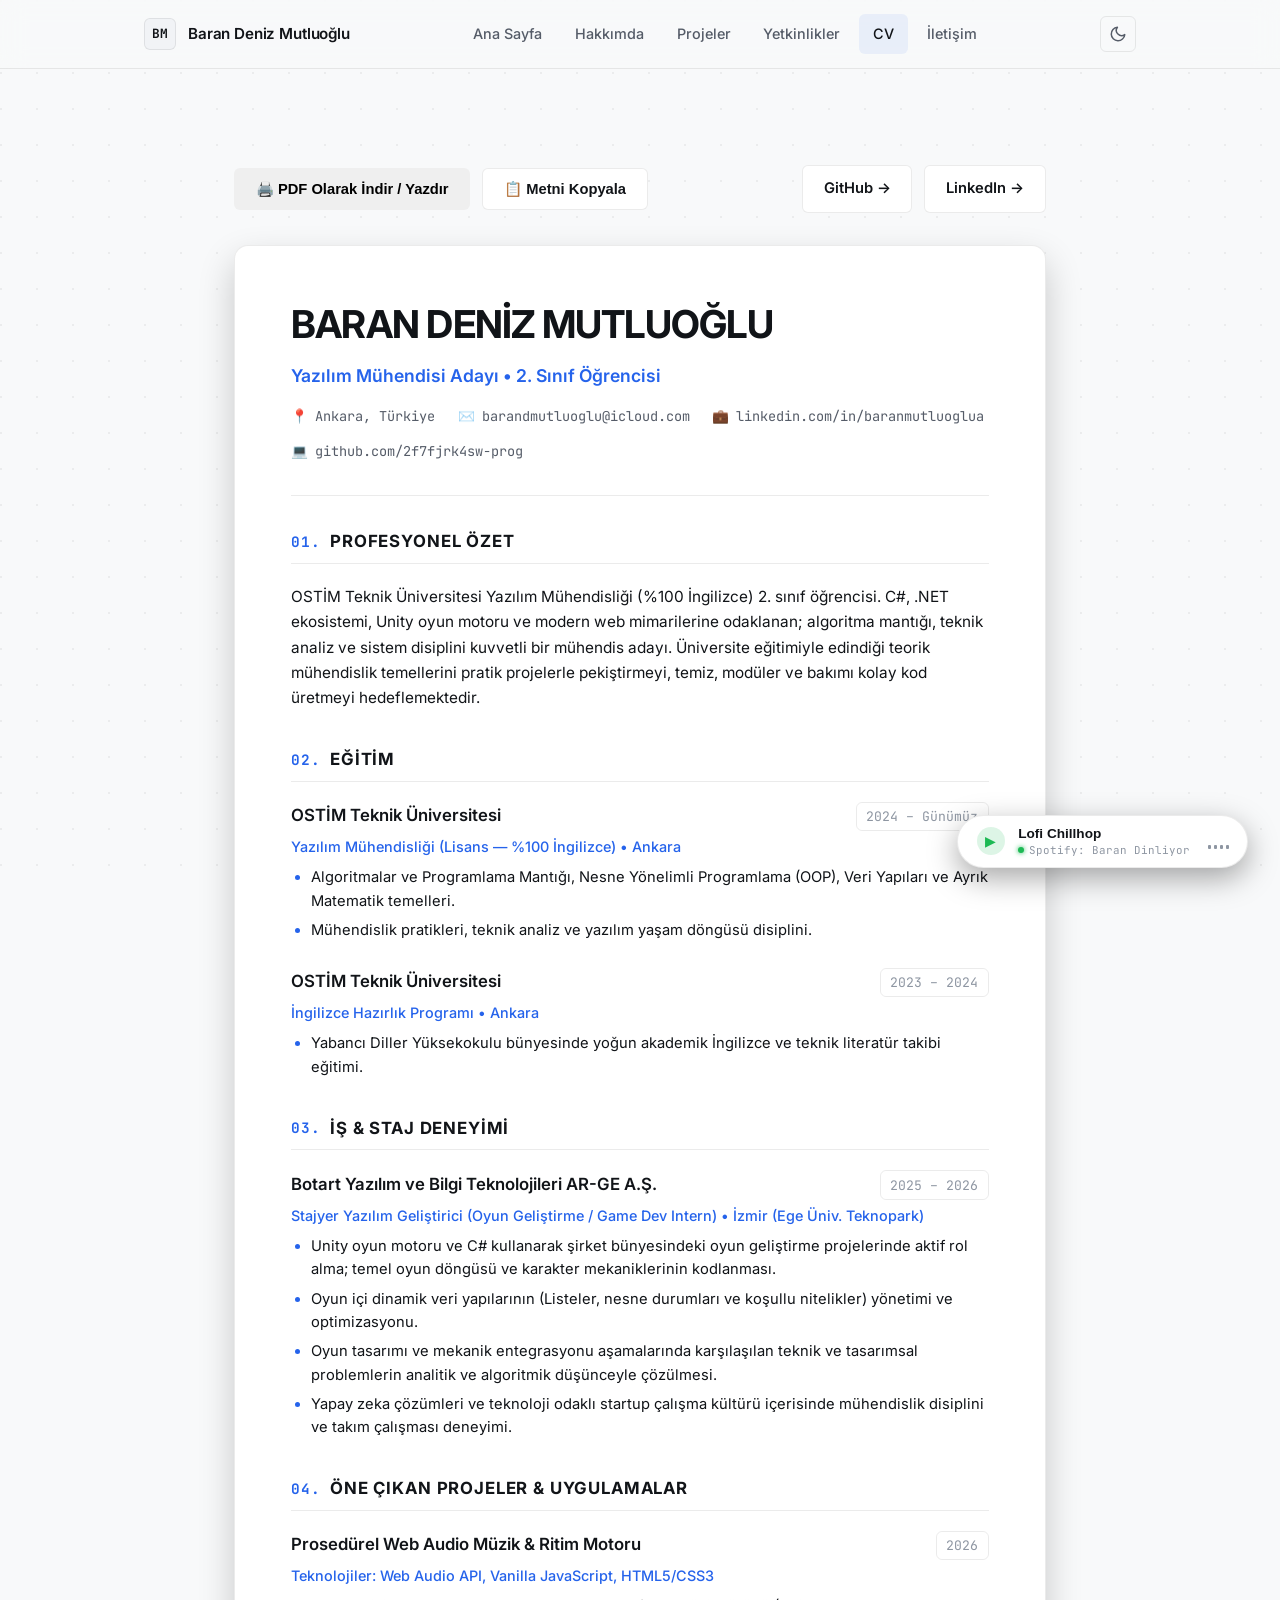
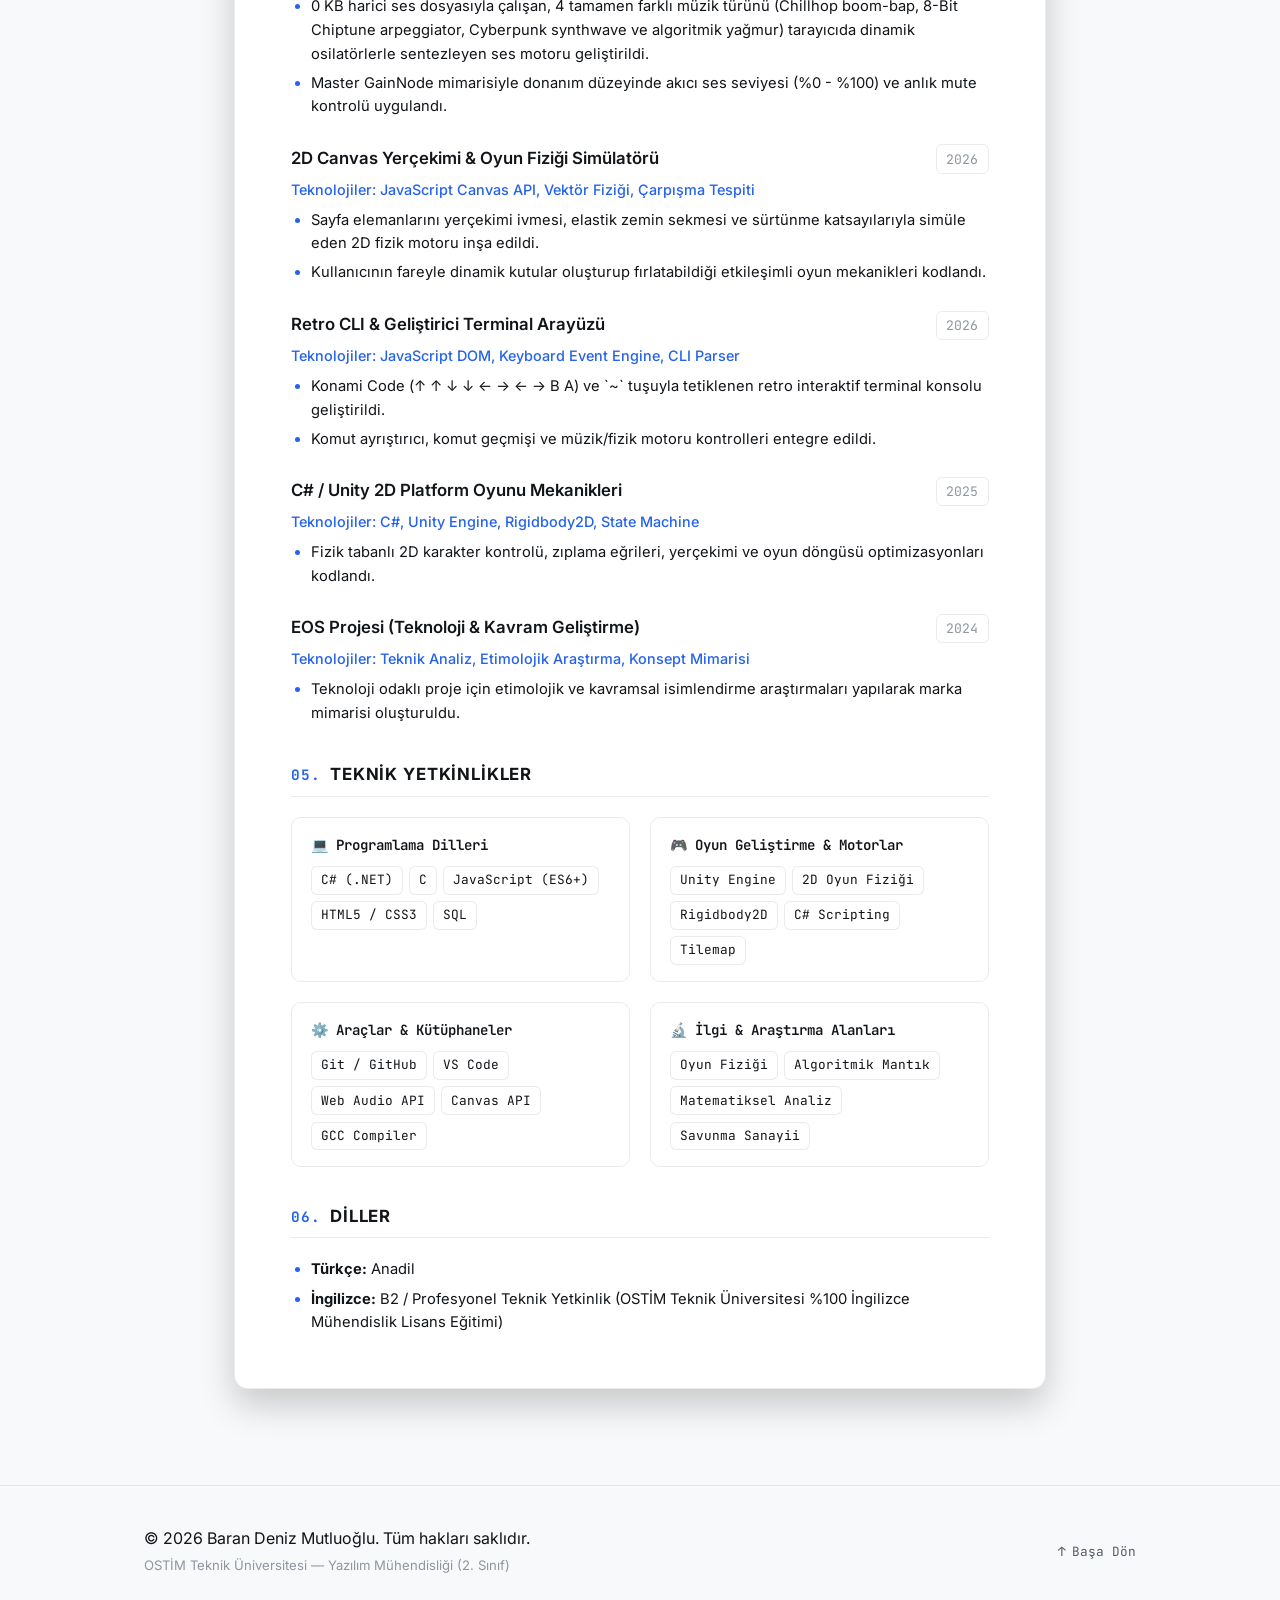
<file: cv.html>
<!DOCTYPE html>
<html lang="tr" data-theme="dark">
<head>
  <meta charset="UTF-8">
  <meta name="viewport" content="width=device-width, initial-scale=1.0">
  <title>Özgeçmiş (CV) — Baran Deniz Mutluoğlu | Yazılım Mühendisi Adayı</title>
  <meta name="description" content="Baran Deniz Mutluoğlu — OSTİM Teknik Üniversitesi Yazılım Mühendisliği öğrencisi resmi özgeçmişi (CV). Eğitim, teknik yetkinlikler ve projeler.">
  
  <!-- Fonts -->
  <link rel="preconnect" href="https://fonts.googleapis.com">
  <link rel="preconnect" href="https://fonts.gstatic.com" crossorigin>
  <link href="https://fonts.googleapis.com/css2?family=Inter:wght@300;400;500;600;700&family=JetBrains+Mono:wght@400;500;600&display=swap" rel="stylesheet">
  
  <link rel="stylesheet" href="style.css">
</head>
<body>

  <!-- Background Grid Texture -->
  <div class="bg-grid-pattern" aria-hidden="true"></div>

  <!-- Header / Navigation -->
  <header class="site-header">
    <div class="container nav-inner">
      <a href="index.html" class="brand-logo" aria-label="Ana sayfa">
        <span class="brand-monogram">BM</span>
        <span class="brand-name">Baran Deniz Mutluoğlu</span>
      </a>

      <nav class="main-nav" aria-label="Ana Menü">
        <ul class="nav-links">
          <li><a href="index.html" class="nav-link">Ana Sayfa</a></li>
          <li><a href="about.html" class="nav-link">Hakkımda</a></li>
          <li><a href="projects.html" class="nav-link">Projeler</a></li>
          <li><a href="skills.html" class="nav-link">Yetkinlikler</a></li>
          <li><a href="cv.html" class="nav-link active">CV</a></li>
          <li><a href="contact.html" class="nav-link">İletişim</a></li>
        </ul>
      </nav>

      <div class="header-actions">
        <!-- Theme Toggle -->
        <button id="themeToggle" class="icon-button" type="button" aria-label="Tema değiştir" title="Tema Değiştir">
          <svg class="sun-icon" viewBox="0 0 24 24" width="18" height="18" fill="none" stroke="currentColor" stroke-width="2" stroke-linecap="round" stroke-linejoin="round">
            <circle cx="12" cy="12" r="5"></circle>
            <line x1="12" y1="1" x2="12" y2="3"></line>
            <line x1="12" y1="21" x2="12" y2="23"></line>
            <line x1="4.22" y1="4.22" x2="5.64" y2="5.64"></line>
            <line x1="18.36" y1="18.36" x2="19.78" y2="19.78"></line>
            <line x1="1" y1="12" x2="3" y2="12"></line>
            <line x1="21" y1="12" x2="23" y2="12"></line>
            <line x1="4.22" y1="19.78" x2="5.64" y2="18.36"></line>
            <line x1="18.36" y1="5.64" x2="19.78" y2="4.22"></line>
          </svg>
          <svg class="moon-icon" viewBox="0 0 24 24" width="18" height="18" fill="none" stroke="currentColor" stroke-width="2" stroke-linecap="round" stroke-linejoin="round">
            <path d="M21 12.79A9 9 0 1 1 11.21 3 7 7 0 0 0 21 12.79z"></path>
          </svg>
        </button>

        <!-- Mobile Menu Toggle -->
        <button id="mobileMenuBtn" class="icon-button mobile-only" type="button" aria-label="Menüyü aç/kapat" aria-expanded="false">
          <span class="hamburger-line"></span>
          <span class="hamburger-line"></span>
        </button>
      </div>
    </div>
  </header>

  <main>
    <section class="section">
      <div class="container cv-container">
        
        <!-- Üst Eylem ve İndirme Çubuğu (Yazdırma ve PDF sırasında gizlenir) -->
        <div class="cv-actions-bar">
          <div class="cv-actions-left">
            <button class="btn btn-primary" onclick="window.print()" type="button" title="Tarayıcının yazdır diyaloğuyla PDF olarak kaydet veya yazdır">
              <span>🖨️ PDF Olarak İndir / Yazdır</span>
            </button>
            <button class="btn btn-secondary" id="copyCvBtn" type="button" title="Özgeçmişi düz metin olarak panoya kopyala">
              <span>📋 Metni Kopyala</span>
            </button>
          </div>
          <div class="cv-actions-right">
            <a href="https://github.com/2f7fjrk4sw-prog" target="_blank" rel="noopener" class="btn btn-secondary">
              <span>GitHub &rarr;</span>
            </a>
            <a href="https://linkedin.com/in/baranmutluoglua" target="_blank" rel="noopener" class="btn btn-secondary">
              <span>LinkedIn &rarr;</span>
            </a>
          </div>
        </div>

        <!-- Yazdırılabilir & Etkileşimli CV Kağıdı -->
        <article class="cv-sheet" id="cvDocument">
          
          <!-- Başlık & İletişim Bilgileri -->
          <header class="cv-header">
            <h1 class="cv-name">BARAN DENİZ MUTLUOĞLU</h1>
            <div class="cv-role">Yazılım Mühendisi Adayı • 2. Sınıf Öğrencisi</div>
            
            <div class="cv-contact-row">
              <span class="cv-contact-item">
                <span>📍</span> Ankara, Türkiye
              </span>
              <a href="mailto:barandmutluoglu@icloud.com" class="cv-contact-item">
                <span>✉️</span> barandmutluoglu@icloud.com
              </a>
              <a href="https://linkedin.com/in/baranmutluoglua" target="_blank" rel="noopener" class="cv-contact-item">
                <span>💼</span> linkedin.com/in/baranmutluoglua
              </a>
              <a href="https://github.com/2f7fjrk4sw-prog" target="_blank" rel="noopener" class="cv-contact-item">
                <span>💻</span> github.com/2f7fjrk4sw-prog
              </a>
            </div>
          </header>

          <hr class="cv-divider">

          <!-- 01. PROFESYONEL ÖZET -->
          <section class="cv-section">
            <h2 class="cv-section-title">
              <span class="cv-tag">01.</span> Profesyonel Özet
            </h2>
            <p class="cv-summary-text">
              OSTİM Teknik Üniversitesi Yazılım Mühendisliği (%100 İngilizce) 2. sınıf öğrencisi. C#, .NET ekosistemi, Unity oyun motoru ve modern web mimarilerine odaklanan; algoritma mantığı, teknik analiz ve sistem disiplini kuvvetli bir mühendis adayı. Üniversite eğitimiyle edindiği teorik mühendislik temellerini pratik projelerle pekiştirmeyi, temiz, modüler ve bakımı kolay kod üretmeyi hedeflemektedir.
            </p>
          </section>

          <!-- 02. EĞİTİM -->
          <section class="cv-section">
            <h2 class="cv-section-title">
              <span class="cv-tag">02.</span> Eğitim
            </h2>

            <div class="cv-entry">
              <div class="cv-entry-head">
                <h3 class="cv-entry-title">OSTİM Teknik Üniversitesi</h3>
                <span class="cv-entry-date">2024 – Günümüz</span>
              </div>
              <div class="cv-entry-sub">Yazılım Mühendisliği (Lisans — %100 İngilizce) • Ankara</div>
              <ul class="cv-bullet-list">
                <li>Algoritmalar ve Programlama Mantığı, Nesne Yönelimli Programlama (OOP), Veri Yapıları ve Ayrık Matematik temelleri.</li>
                <li>Mühendislik pratikleri, teknik analiz ve yazılım yaşam döngüsü disiplini.</li>
              </ul>
            </div>

            <div class="cv-entry">
              <div class="cv-entry-head">
                <h3 class="cv-entry-title">OSTİM Teknik Üniversitesi</h3>
                <span class="cv-entry-date">2023 – 2024</span>
              </div>
              <div class="cv-entry-sub">İngilizce Hazırlık Programı • Ankara</div>
              <ul class="cv-bullet-list">
                <li>Yabancı Diller Yüksekokulu bünyesinde yoğun akademik İngilizce ve teknik literatür takibi eğitimi.</li>
              </ul>
            </div>
          </section>

          <!-- 03. İŞ & STAJ DENEYİMİ -->
          <section class="cv-section">
            <h2 class="cv-section-title">
              <span class="cv-tag">03.</span> İş & Staj Deneyimi
            </h2>

            <div class="cv-entry">
              <div class="cv-entry-head">
                <h3 class="cv-entry-title">Botart Yazılım ve Bilgi Teknolojileri AR-GE A.Ş.</h3>
                <span class="cv-entry-date">2025 – 2026</span>
              </div>
              <div class="cv-entry-sub">Stajyer Yazılım Geliştirici (Oyun Geliştirme / Game Dev Intern) • İzmir (Ege Üniv. Teknopark)</div>
              <ul class="cv-bullet-list">
                <li>Unity oyun motoru ve C# kullanarak şirket bünyesindeki oyun geliştirme projelerinde aktif rol alma; temel oyun döngüsü ve karakter mekaniklerinin kodlanması.</li>
                <li>Oyun içi dinamik veri yapılarının (Listeler, nesne durumları ve koşullu nitelikler) yönetimi ve optimizasyonu.</li>
                <li>Oyun tasarımı ve mekanik entegrasyonu aşamalarında karşılaşılan teknik ve tasarımsal problemlerin analitik ve algoritmik düşünceyle çözülmesi.</li>
                <li>Yapay zeka çözümleri ve teknoloji odaklı startup çalışma kültürü içerisinde mühendislik disiplini ve takım çalışması deneyimi.</li>
              </ul>
            </div>
          </section>

          <!-- 04. TEKNİK PROJELER & UYGULAMALAR -->
          <section class="cv-section">
            <h2 class="cv-section-title">
              <span class="cv-tag">04.</span> Öne Çıkan Projeler & Uygulamalar
            </h2>

            <div class="cv-entry">
              <div class="cv-entry-head">
                <h3 class="cv-entry-title">Prosedürel Web Audio Müzik & Ritim Motoru</h3>
                <span class="cv-entry-date">2026</span>
              </div>
              <div class="cv-entry-sub">Teknolojiler: Web Audio API, Vanilla JavaScript, HTML5/CSS3</div>
              <ul class="cv-bullet-list">
                <li>0 KB harici ses dosyasıyla çalışan, 4 tamamen farklı müzik türünü (Chillhop boom-bap, 8-Bit Chiptune arpeggiator, Cyberpunk synthwave ve algoritmik yağmur) tarayıcıda dinamik osilatörlerle sentezleyen ses motoru geliştirildi.</li>
                <li>Master GainNode mimarisiyle donanım düzeyinde akıcı ses seviyesi (%0 - %100) ve anlık mute kontrolü uygulandı.</li>
              </ul>
            </div>

            <div class="cv-entry">
              <div class="cv-entry-head">
                <h3 class="cv-entry-title">2D Canvas Yerçekimi & Oyun Fiziği Simülatörü</h3>
                <span class="cv-entry-date">2026</span>
              </div>
              <div class="cv-entry-sub">Teknolojiler: JavaScript Canvas API, Vektör Fiziği, Çarpışma Tespiti</div>
              <ul class="cv-bullet-list">
                <li>Sayfa elemanlarını yerçekimi ivmesi, elastik zemin sekmesi ve sürtünme katsayılarıyla simüle eden 2D fizik motoru inşa edildi.</li>
                <li>Kullanıcının fareyle dinamik kutular oluşturup fırlatabildiği etkileşimli oyun mekanikleri kodlandı.</li>
              </ul>
            </div>

            <div class="cv-entry">
              <div class="cv-entry-head">
                <h3 class="cv-entry-title">Retro CLI & Geliştirici Terminal Arayüzü</h3>
                <span class="cv-entry-date">2026</span>
              </div>
              <div class="cv-entry-sub">Teknolojiler: JavaScript DOM, Keyboard Event Engine, CLI Parser</div>
              <ul class="cv-bullet-list">
                <li>Konami Code (↑ ↑ ↓ ↓ ← → ← → B A) ve `~` tuşuyla tetiklenen retro interaktif terminal konsolu geliştirildi.</li>
                <li>Komut ayrıştırıcı, komut geçmişi ve müzik/fizik motoru kontrolleri entegre edildi.</li>
              </ul>
            </div>

            <div class="cv-entry">
              <div class="cv-entry-head">
                <h3 class="cv-entry-title">C# / Unity 2D Platform Oyunu Mekanikleri</h3>
                <span class="cv-entry-date">2025</span>
              </div>
              <div class="cv-entry-sub">Teknolojiler: C#, Unity Engine, Rigidbody2D, State Machine</div>
              <ul class="cv-bullet-list">
                <li>Fizik tabanlı 2D karakter kontrolü, zıplama eğrileri, yerçekimi ve oyun döngüsü optimizasyonları kodlandı.</li>
              </ul>
            </div>

            <div class="cv-entry">
              <div class="cv-entry-head">
                <h3 class="cv-entry-title">EOS Projesi (Teknoloji & Kavram Geliştirme)</h3>
                <span class="cv-entry-date">2024</span>
              </div>
              <div class="cv-entry-sub">Teknolojiler: Teknik Analiz, Etimolojik Araştırma, Konsept Mimarisi</div>
              <ul class="cv-bullet-list">
                <li>Teknoloji odaklı proje için etimolojik ve kavramsal isimlendirme araştırmaları yapılarak marka mimarisi oluşturuldu.</li>
              </ul>
            </div>
          </section>

          <!-- 05. TEKNİK YETKİNLİKLER -->
          <section class="cv-section">
            <h2 class="cv-section-title">
              <span class="cv-tag">05.</span> Teknik Yetkinlikler
            </h2>

            <div class="cv-skills-grid">
              <div class="cv-skill-group">
                <div class="cv-skill-group-title">
                  <span>💻</span> Programlama Dilleri
                </div>
                <div class="cv-skill-tags">
                  <span class="cv-skill-tag">C# (.NET)</span>
                  <span class="cv-skill-tag">C</span>
                  <span class="cv-skill-tag">JavaScript (ES6+)</span>
                  <span class="cv-skill-tag">HTML5 / CSS3</span>
                  <span class="cv-skill-tag">SQL</span>
                </div>
              </div>

              <div class="cv-skill-group">
                <div class="cv-skill-group-title">
                  <span>🎮</span> Oyun Geliştirme & Motorlar
                </div>
                <div class="cv-skill-tags">
                  <span class="cv-skill-tag">Unity Engine</span>
                  <span class="cv-skill-tag">2D Oyun Fiziği</span>
                  <span class="cv-skill-tag">Rigidbody2D</span>
                  <span class="cv-skill-tag">C# Scripting</span>
                  <span class="cv-skill-tag">Tilemap</span>
                </div>
              </div>

              <div class="cv-skill-group">
                <div class="cv-skill-group-title">
                  <span>⚙️</span> Araçlar & Kütüphaneler
                </div>
                <div class="cv-skill-tags">
                  <span class="cv-skill-tag">Git / GitHub</span>
                  <span class="cv-skill-tag">VS Code</span>
                  <span class="cv-skill-tag">Web Audio API</span>
                  <span class="cv-skill-tag">Canvas API</span>
                  <span class="cv-skill-tag">GCC Compiler</span>
                </div>
              </div>

              <div class="cv-skill-group">
                <div class="cv-skill-group-title">
                  <span>🔬</span> İlgi & Araştırma Alanları
                </div>
                <div class="cv-skill-tags">
                  <span class="cv-skill-tag">Oyun Fiziği</span>
                  <span class="cv-skill-tag">Algoritmik Mantık</span>
                  <span class="cv-skill-tag">Matematiksel Analiz</span>
                  <span class="cv-skill-tag">Savunma Sanayii</span>
                </div>
              </div>
            </div>
          </section>

          <!-- 06. DİLLER -->
          <section class="cv-section">
            <h2 class="cv-section-title">
              <span class="cv-tag">06.</span> Diller
            </h2>
            <ul class="cv-bullet-list">
              <li><strong>Türkçe:</strong> Anadil</li>
              <li><strong>İngilizce:</strong> B2 / Profesyonel Teknik Yetkinlik (OSTİM Teknik Üniversitesi %100 İngilizce Mühendislik Lisans Eğitimi)</li>
            </ul>
          </section>

        </article>

      </div>
    </section>
  </main>

  <!-- Kopyalandı Bildirimi (Toast) -->
  <div class="cv-toast" id="cvToast">Özgeçmiş metin formatında panoya kopyalandı!</div>

  <!-- Footer -->
  <footer class="site-footer">
    <div class="container footer-inner">
      <div class="footer-left">
        <p class="footer-copyright">&copy; 2026 Baran Deniz Mutluoğlu. Tüm hakları saklıdır.</p>
        <p class="footer-subtext">OSTİM Teknik Üniversitesi — Yazılım Mühendisliği (2. Sınıf)</p>
      </div>
      <div class="footer-right">
        <a href="#top" class="back-to-top" aria-label="Sayfanın başına dön">
          <span>&uarr;</span> Başa Dön
        </a>
      </div>
    </div>
  </footer>

  <!-- Floating Native Audio & Spotify Status Widget -->
  <aside class="music-player-widget" id="musicWidget" aria-label="Portfolyo Müzik Çaları & Spotify Durumu">
    <!-- Player Pop-up Drawer -->
    <div class="spotify-card" id="spotifyCard" aria-hidden="true">
      <!-- Header -->
      <div class="spotify-card-header">
        <div class="spotify-brand">
          <span class="music-note-icon">🎵</span>
          <span class="spotify-title">Portfolyo Müzik Çaları</span>
        </div>
        <button id="spotifyCloseBtn" class="spotify-close-btn" type="button" aria-label="Kapat" title="Kapat">&times;</button>
      </div>

      <!-- Spotify "O An Ne Dinliyorum?" Canlı Durum Kartı -->
      <div class="spotify-status-card" title="Baran'ın Spotify Dinleme Durumu">
        <div class="spotify-status-top">
          <div class="spotify-live-indicator">
            <span class="spotify-live-dot"></span>
            <span class="spotify-live-text">Spotify'da Ne Dinliyorum?</span>
          </div>
          <span class="spotify-badge">Canlı Durum</span>
        </div>
        <div class="spotify-track-row">
          <div class="spotify-logo-icon">
            <svg viewBox="0 0 24 24" width="20" height="20" fill="#1db954">
              <path d="M12 0C5.4 0 0 5.4 0 12s5.4 12 12 12 12-5.4 12-12S18.66 0 12 0zm5.521 17.34c-.24.359-.66.48-1.021.24-2.82-1.74-6.36-2.101-10.561-1.141-.418.122-.779-.179-.899-.539-.12-.421.18-.78.54-.9 4.56-1.021 8.52-.6 11.64 1.32.42.18.479.659.301 1.02zm1.44-3.3c-.301.42-.841.6-1.262.3-3.239-1.98-8.159-2.58-11.939-1.38-.479.12-1.02-.12-1.14-.6-.12-.48.12-1.021.6-1.141C9.6 9.9 15 10.561 18.72 12.84c.361.181.54.78.241 1.2zm.12-3.36C15.24 8.4 8.82 8.16 5.16 9.301c-.6.179-1.2-.181-1.38-.721-.18-.601.18-1.2.72-1.381 4.26-1.26 11.28-1.02 15.721 1.621.539.3.719 1.02.419 1.56-.299.421-1.02.599-1.559.3z"/>
            </svg>
          </div>
          <div class="spotify-meta">
            <span class="spotify-playlist-title">Baran'ın Seçtikleri (Lofi & Study)</span>
            <span class="spotify-playlist-subtitle">OSTİM Lab & Kodlama Listesi</span>
          </div>
          <a href="https://open.spotify.com/playlist/3DzI2diuYDRNeN0FC8duot?si=72bdabda5c8143d9" target="_blank" rel="noopener" class="spotify-listen-btn" title="Spotify'da Dinle">
            <span>Listeye Git</span>
            <span class="ext-icon">&#x2197;</span>
          </a>
        </div>
      </div>

      <!-- Yerel Çalar Kontrolleri (Ses Çubuğuyla %100 Çalışan Dahili Motor) -->
      <div class="native-player-box">
        <div class="native-track-info">
          <span class="track-status-pill" id="trackStatusPill">Durduruldu</span>
          <span class="track-current-name" id="trackCurrentName">1. Chillhop Beat (Lofi Boom-Bap & Vinyl)</span>
        </div>

        <div class="player-controls-row">
          <button id="prevTrackBtn" class="track-btn" type="button" aria-label="Önceki Parça" title="Önceki Parça">⏮</button>
          <button id="playPauseBtn" class="play-btn-circle" type="button" aria-label="Oynat / Durdur" title="Oynat / Durdur">
            <span id="playPauseIcon">▶</span>
          </button>
          <button id="nextTrackBtn" class="track-btn" type="button" aria-label="Sonraki Parça" title="Sonraki Parça">⏭</button>
        </div>

        <!-- Ses Düzeyi Kontrol Çubuğu (Doğrudan Sesi Kısar / Açar) -->
        <div class="music-volume-wrap" title="Doğrudan Ses Düzeyi Kontrolü (%0 - %100)">
          <button id="volumeMuteBtn" class="volume-btn" type="button" aria-label="Sesi Kapat / Aç" title="Sesi Kapat / Aç">
            <span id="volumeIcon">🔊</span>
          </button>
          <input 
            type="range" 
            id="volumeSlider" 
            class="volume-slider" 
            min="0" 
            max="100" 
            value="70" 
            aria-label="Ses Düzeyi" 
            title="Ses Düzeyi"
          />
          <span class="volume-val" id="volumeVal">70%</span>
        </div>
      </div>

      <!-- Footer: Spotify Embed Göster/Gizle Butonu -->
      <div class="spotify-card-footer">
        <button id="spotifyEmbedToggleBtn" class="spotify-embed-toggle" type="button">
          <span>Mini Spotify Oynatıcıyı Göster</span>
          <span class="toggle-arrow">&#x25BC;</span>
        </button>
      </div>

      <!-- Açılabilir Spotify Embed (Opsiyonel) -->
      <div class="spotify-embed-collapsible" id="spotifyEmbedWrap" style="display: none;">
        <iframe 
          style="border-radius:12px; margin-top: 0.65rem;" 
          src="https://open.spotify.com/embed/playlist/3DzI2diuYDRNeN0FC8duot?utm_source=generator&theme=0" 
          width="100%" 
          height="80" 
          frameBorder="0" 
          allowfullscreen="" 
          allow="autoplay; clipboard-write; encrypted-media; fullscreen; picture-in-picture" 
          loading="lazy">
        </iframe>
      </div>
    </div>

    <!-- Floating Toggle Pill Button -->
    <button id="musicToggleBtn" class="music-main-btn" type="button" aria-label="Müzik Çaları ve Spotify Durumunu Aç/Kapat" title="Müzik Çaları Aç/Kapat">
      <div class="music-icon-box">
        <span id="pillPlayIcon">▶</span>
      </div>
      <div class="music-info">
        <span class="music-title" id="pillTrackTitle">Lofi Chillhop</span>
        <span class="music-subtitle">
          <span class="live-dot-mini"></span> Spotify: Baran Dinliyor
        </span>
      </div>
      <div class="eq-visualizer" aria-hidden="true">
        <span class="eq-bar"></span>
        <span class="eq-bar"></span>
        <span class="eq-bar"></span>
        <span class="eq-bar"></span>
      </div>
    </button>
  </aside>

  <!-- 2D Physics Overlay (Feature 2) -->
  <div id="physicsOverlay" class="physics-overlay" aria-hidden="true">
    <div class="physics-hud">
      <div class="physics-hud-left">
        <span class="hud-tag">⚡ 2D Gravity Engine (Unity Homage)</span>
        <span class="hud-tip">Kutuları farenizle tutup fırlatabilirsiniz!</span>
      </div>
      <div class="physics-hud-right">
        <button id="physicsSpawnBtn" class="hud-btn" type="button">+ Yeni Kutu</button>
        <button id="physicsCloseBtn" class="hud-btn danger" type="button">Kapat (ESC)</button>
      </div>
    </div>
    <canvas id="physicsCanvas"></canvas>
  </div>

  <!-- Terminal Modal (Feature 4) -->
  <div id="terminalModal" class="terminal-modal" role="dialog" aria-modal="true" aria-label="Geliştirici Terminali">
    <div class="terminal-overlay" id="terminalBackdrop"></div>
    <div class="terminal-window">
      <div class="terminal-topbar">
        <div class="terminal-controls">
          <button class="t-btn t-close" id="terminalCloseBtn" aria-label="Kapat" title="Kapat"></button>
          <span class="t-btn t-min"></span>
          <span class="t-btn t-max"></span>
        </div>
        <div class="terminal-title-text">baran@ostim-os:~ (v2.0)</div>
        <div class="terminal-hint">Çıkmak için: <code>exit</code> veya <code>ESC</code></div>
      </div>
      <div class="terminal-body" id="terminalOutput">
        <div class="terminal-welcome">
          ╔════════════════════════════════════════════════════════════════╗<br>
          ║ &nbsp;BARAN DENİZ MUTLUOĞLU — Geliştirici Terminal Sistemi v2.0&nbsp;&nbsp;&nbsp;&nbsp;&nbsp;║<br>
          ║ &nbsp;OSTİM Teknik Üniversitesi Yazılım Mühendisliği &nbsp;&nbsp;&nbsp;&nbsp;&nbsp;&nbsp;&nbsp;&nbsp;&nbsp;&nbsp;&nbsp;&nbsp;&nbsp;&nbsp;&nbsp;&nbsp;║<br>
          ╚════════════════════════════════════════════════════════════════╝<br>
          Mevcut komutları görmek için <strong>help</strong> yazın.<br><br>
        </div>
      </div>
      <div class="terminal-input-row">
        <span class="t-prompt-label">baran@terminal:~$</span>
        <input type="text" id="terminalInput" class="terminal-cli-input" autocomplete="off" spellcheck="false" aria-label="Terminal komut girdisi">
      </div>
    </div>
  </div>

  <script src="script.js"></script>
</body>
</html>
</file>
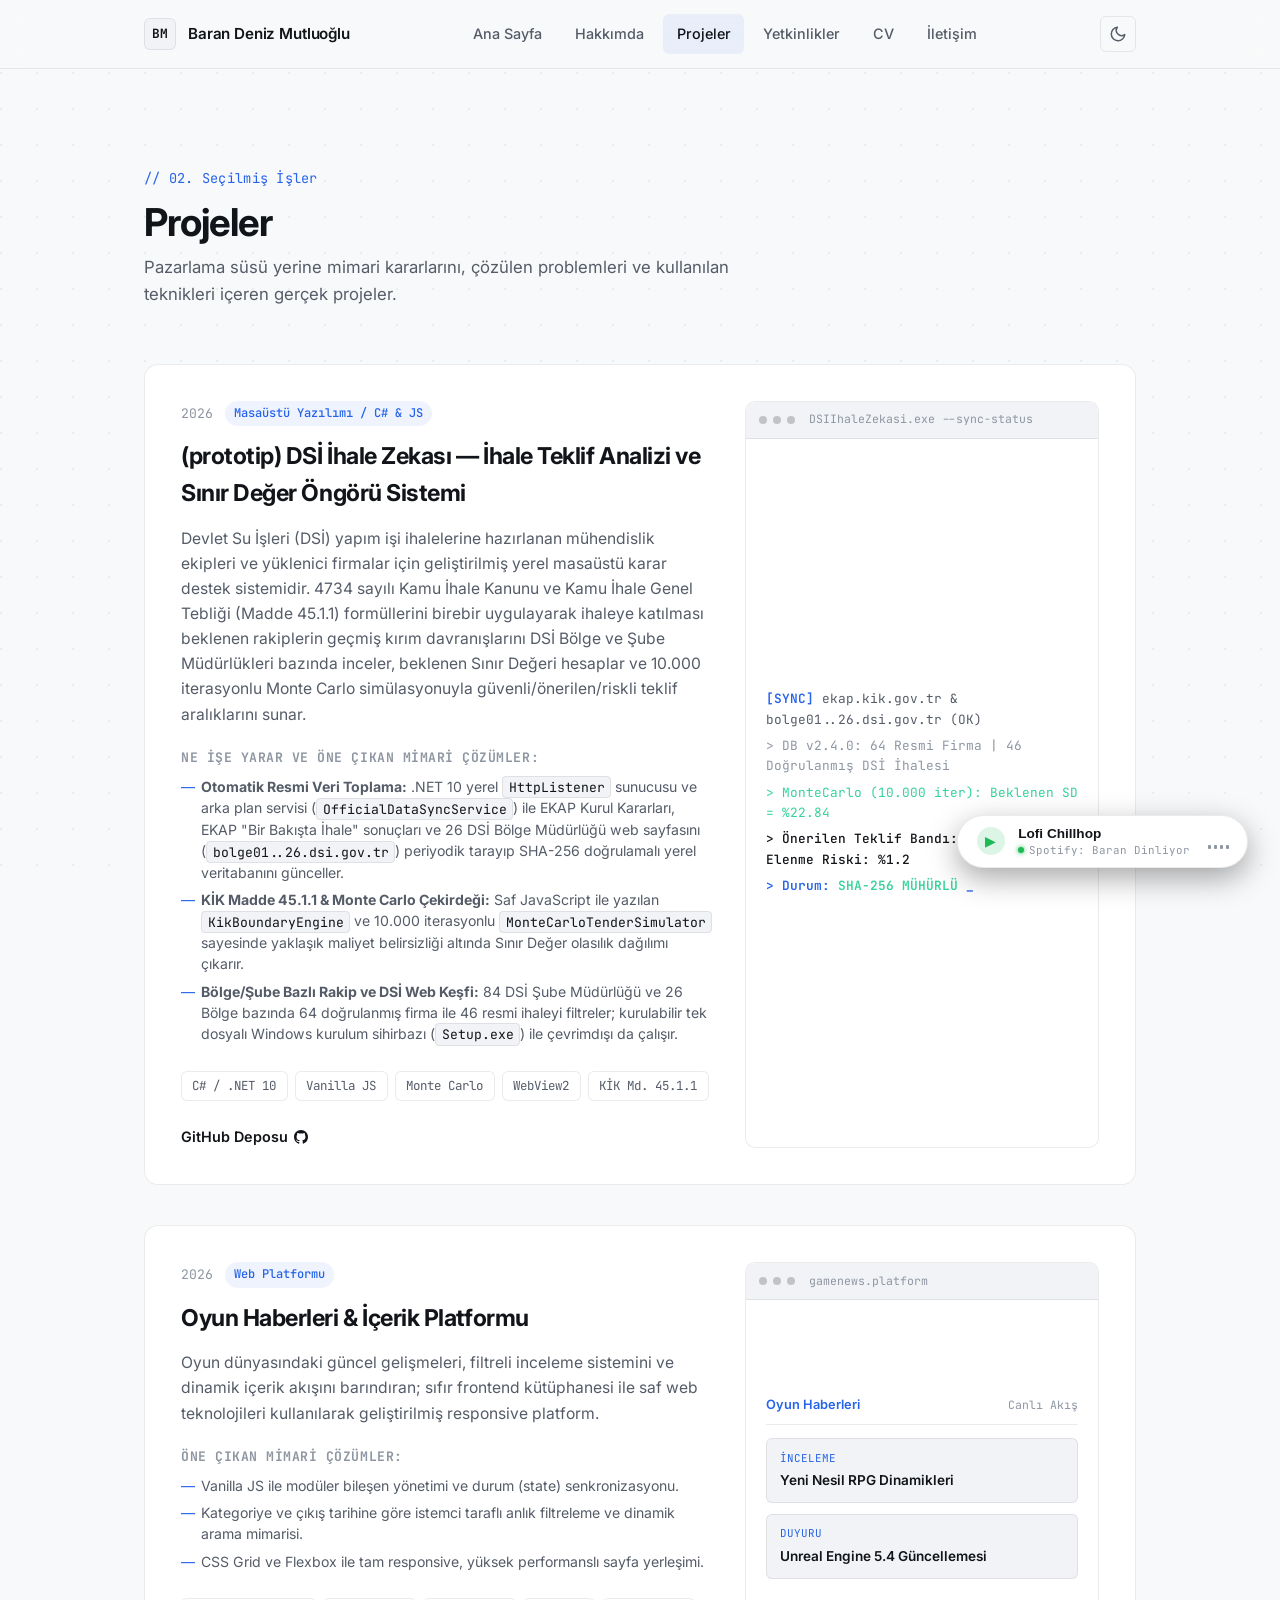
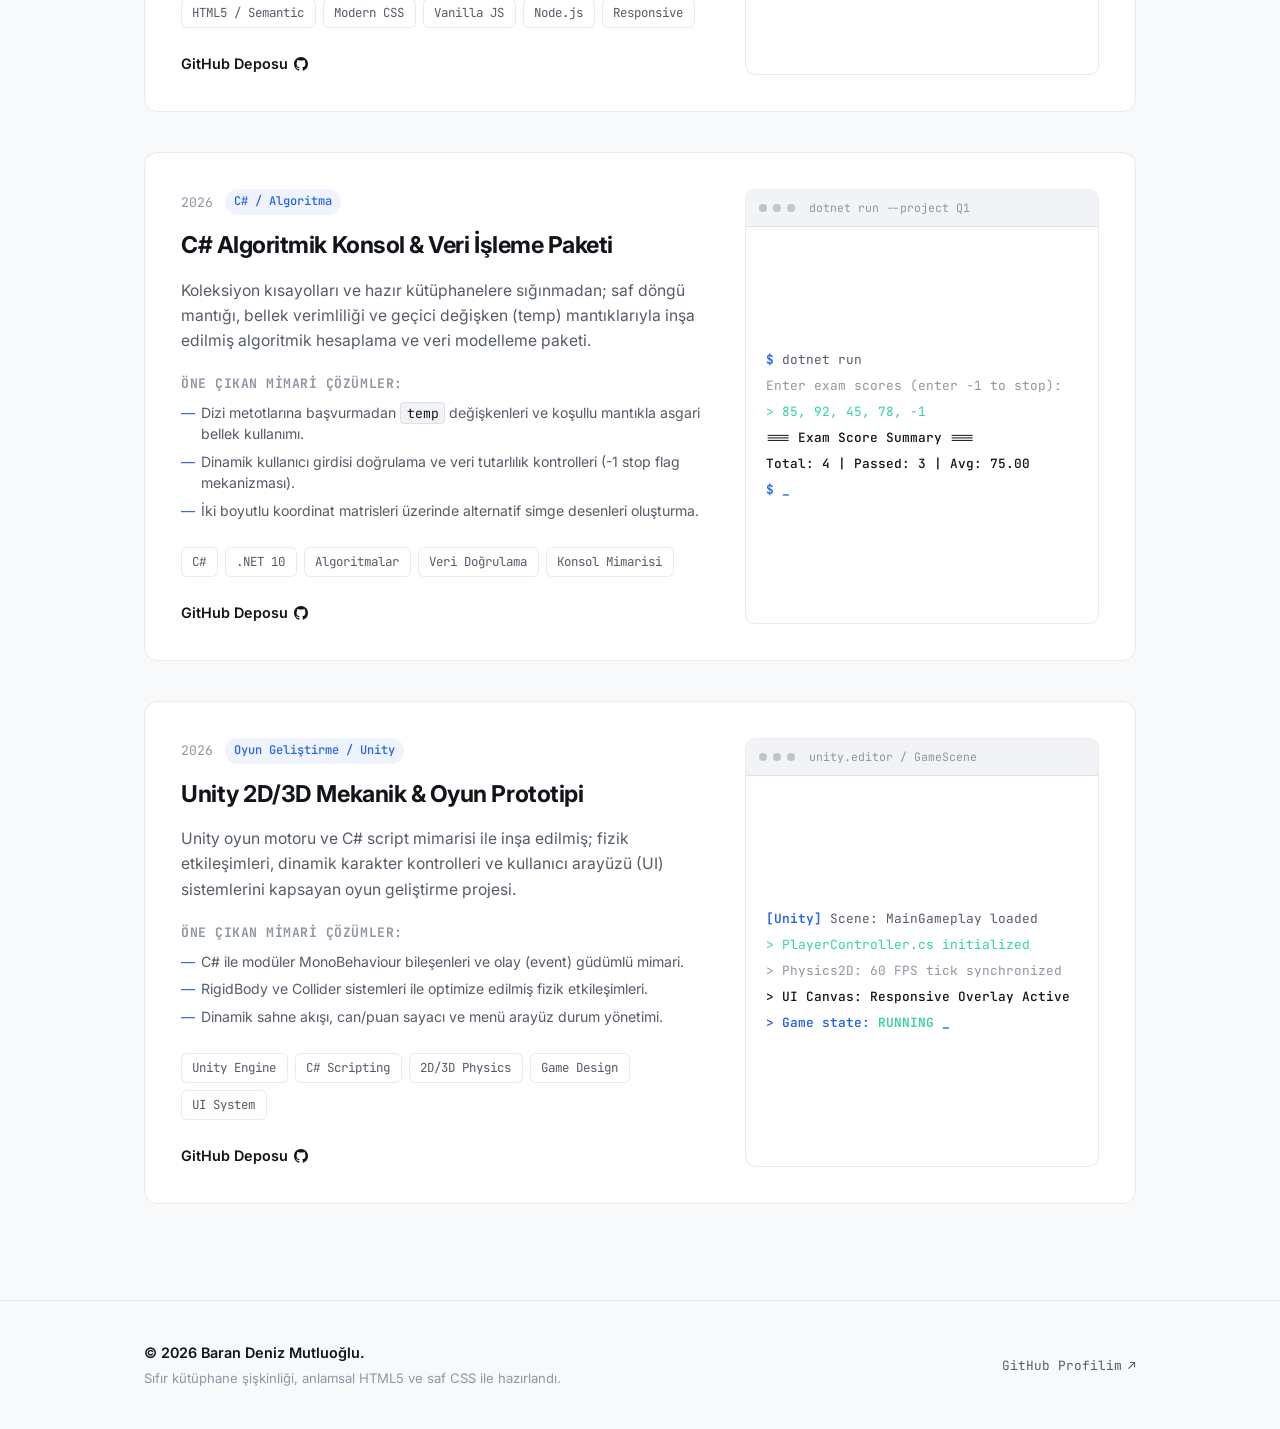
<file: projects.html>
<!DOCTYPE html>
<html lang="tr" data-theme="dark">
<head>
  <meta charset="UTF-8">
  <meta name="viewport" content="width=device-width, initial-scale=1.0">
  <title>Projeler — Baran Deniz Mutluoğlu</title>
  <meta name="description" content="Baran Deniz Mutluoğlu — Web platformları, C# algoritmik sistemleri ve oyun projeleri.">
  
  <link rel="preconnect" href="https://fonts.googleapis.com">
  <link rel="preconnect" href="https://fonts.gstatic.com" crossorigin>
  <link href="https://fonts.googleapis.com/css2?family=Inter:wght@300;400;500;600;700&family=JetBrains+Mono:wght@400;500;600&display=swap" rel="stylesheet">
  
  <link rel="stylesheet" href="style.css">
</head>
<body>

  <div class="bg-grid-pattern" aria-hidden="true"></div>

  <header class="site-header">
    <div class="container nav-inner">
      <a href="index.html" class="brand-logo" aria-label="Ana sayfa">
        <span class="brand-monogram">BM</span>
        <span class="brand-name">Baran Deniz Mutluoğlu</span>
      </a>

      <nav class="main-nav" aria-label="Ana Menü">
        <ul class="nav-links">
          <li><a href="index.html" class="nav-link">Ana Sayfa</a></li>
          <li><a href="about.html" class="nav-link">Hakkımda</a></li>
          <li><a href="projects.html" class="nav-link active">Projeler</a></li>
          <li><a href="skills.html" class="nav-link">Yetkinlikler</a></li>
          <li><a href="cv.html" class="nav-link">CV</a></li>
          <li><a href="contact.html" class="nav-link">İletişim</a></li>
        </ul>
      </nav>

      <div class="header-actions">
        <button id="themeToggle" class="icon-button" type="button" aria-label="Tema değiştir" title="Tema Değiştir">
          <svg class="sun-icon" viewBox="0 0 24 24" width="18" height="18" fill="none" stroke="currentColor" stroke-width="2" stroke-linecap="round" stroke-linejoin="round">
            <circle cx="12" cy="12" r="5"></circle>
            <line x1="12" y1="1" x2="12" y2="3"></line>
            <line x1="12" y1="21" x2="12" y2="23"></line>
            <line x1="4.22" y1="4.22" x2="5.64" y2="5.64"></line>
            <line x1="18.36" y1="18.36" x2="19.78" y2="19.78"></line>
            <line x1="1" y1="12" x2="3" y2="12"></line>
            <line x1="21" y1="12" x2="23" y2="12"></line>
            <line x1="4.22" y1="19.78" x2="5.64" y2="18.36"></line>
            <line x1="18.36" y1="5.64" x2="19.78" y2="4.22"></line>
          </svg>
          <svg class="moon-icon" viewBox="0 0 24 24" width="18" height="18" fill="none" stroke="currentColor" stroke-width="2" stroke-linecap="round" stroke-linejoin="round">
            <path d="M21 12.79A9 9 0 1 1 11.21 3 7 7 0 0 0 21 12.79z"></path>
          </svg>
        </button>

        <button id="mobileMenuBtn" class="icon-button mobile-only" type="button" aria-label="Menüyü aç/kapat" aria-expanded="false">
          <span class="hamburger-line"></span>
          <span class="hamburger-line"></span>
        </button>
      </div>
    </div>
  </header>

  <main>
    <section class="section">
      <div class="container">
        <div class="section-header">
          <span class="section-tag">// 02. Seçilmiş İşler</span>
          <h1 class="section-title">Projeler</h1>
          <p class="section-subtitle">Pazarlama süsü yerine mimari kararlarını, çözülen problemleri ve kullanılan teknikleri içeren gerçek projeler.</p>
        </div>

        <div class="projects-list">
          <!-- Yeni Proje 1 (Portfolyoya Eklenen DSİ İhale Zekası Prototipi):
               Kullanıcının isteği doğrultusunda yalnızca bu projeye özel olarak başlığında "(prototip)" etiketi yer alır
               ve altında mühendislik açısından ne işe yaradığı sade, açıklayıcı Türkçe ile özetlenir. -->
          <article class="project-card">
            <div class="project-content">
              <div class="project-top">
                <span class="project-year">2026</span>
                <span class="project-badge">Masaüstü Yazılımı / C# &amp; JS</span>
              </div>
              <h2 class="project-title">(prototip) DSİ İhale Zekası — İhale Teklif Analizi ve Sınır Değer Öngörü Sistemi</h2>
              <p class="project-summary">
                Devlet Su İşleri (DSİ) yapım işi ihalelerine hazırlanan mühendislik ekipleri ve yüklenici firmalar için geliştirilmiş yerel masaüstü karar destek sistemidir. 4734 sayılı Kamu İhale Kanunu ve Kamu İhale Genel Tebliği (Madde 45.1.1) formüllerini birebir uygulayarak ihaleye katılması beklenen rakiplerin geçmiş kırım davranışlarını DSİ Bölge ve Şube Müdürlükleri bazında inceler, beklenen Sınır Değeri hesaplar ve 10.000 iterasyonlu Monte Carlo simülasyonuyla güvenli/önerilen/riskli teklif aralıklarını sunar.
              </p>

              <!-- Sistemin çözdüğü teknik problemler ve mimari katmanları -->
              <div class="project-highlights">
                <h3>Ne İşe Yarar ve Öne Çıkan Mimari Çözümler:</h3>
                <ul>
                  <li><strong>Otomatik Resmi Veri Toplama:</strong> .NET 10 yerel <code>HttpListener</code> sunucusu ve arka plan servisi (<code>OfficialDataSyncService</code>) ile EKAP Kurul Kararları, EKAP "Bir Bakışta İhale" sonuçları ve 26 DSİ Bölge Müdürlüğü web sayfasını (<code>bolge01..26.dsi.gov.tr</code>) periyodik tarayıp SHA-256 doğrulamalı yerel veritabanını günceller.</li>
                  <li><strong>KİK Madde 45.1.1 &amp; Monte Carlo Çekirdeği:</strong> Saf JavaScript ile yazılan <code>KikBoundaryEngine</code> ve 10.000 iterasyonlu <code>MonteCarloTenderSimulator</code> sayesinde yaklaşık maliyet belirsizliği altında Sınır Değer olasılık dağılımı çıkarır.</li>
                  <li><strong>Bölge/Şube Bazlı Rakip ve DSİ Web Keşfi:</strong> 84 DSİ Şube Müdürlüğü ve 26 Bölge bazında 64 doğrulanmış firma ile 46 resmi ihaleyi filtreler; kurulabilir tek dosyalı Windows kurulum sihirbazı (<code>Setup.exe</code>) ile çevrimdışı da çalışır.</li>
                </ul>
              </div>

              <div class="project-tech-tags">
                <span class="tag">C# / .NET 10</span>
                <span class="tag">Vanilla JS</span>
                <span class="tag">Monte Carlo</span>
                <span class="tag">WebView2</span>
                <span class="tag">KİK Md. 45.1.1</span>
              </div>

              <!-- GitHub depo bağlantısı -->
              <div class="project-links">
                <a href="https://github.com/2f7fjrk4sw-prog/dsi-ihale-analiz" class="btn-link" target="_blank" rel="noopener">
                  <span>GitHub Deposu</span>
                  <svg viewBox="0 0 24 24" width="14" height="14" fill="currentColor"><path d="M12 0C5.37 0 0 5.37 0 12c0 5.31 3.435 9.795 8.205 11.385.6.105.825-.255.825-.57 0-.285-.015-1.23-.015-2.235-3.015.555-3.795-.735-4.035-1.41-.135-.345-.72-1.41-1.23-1.695-.42-.225-1.02-.78-.015-.795.945-.015 1.62.87 1.845 1.23 1.08 1.815 2.805 1.305 3.495.99.105-.78.42-1.305.765-1.605-2.67-.3-5.46-1.335-5.46-5.925 0-1.305.465-2.385 1.23-3.225-.12-.3-.54-1.53.12-3.18 0 0 1.005-.315 3.3 1.23.96-.27 1.98-.405 3-.405s2.04.135 3 .405c2.295-1.56 3.3-1.23 3.3-1.23.66 1.65.24 2.88.12 3.18.765.84 1.23 1.905 1.23 3.225 0 4.605-2.805 5.625-5.475 5.925.435.375.81 1.095.81 2.22 0 1.605-.015 2.895-.015 3.3 0 .315.225.69.825.57A12.02 12.02 0 0024 12c0-6.63-5.37-12-12-12z"/></svg>
                </a>
              </div>
            </div>

            <!-- Uygulama çalışma özetini gösteren terminal/sistem önizleme çerçevesi -->
            <div class="project-visual">
              <div class="mockup-frame">
                <div class="mockup-bar">
                  <span class="dot"></span><span class="dot"></span><span class="dot"></span>
                  <span class="mockup-url">DSIIhaleZekasi.exe --sync-status</span>
                </div>
                <div class="mockup-content mockup-terminal-preview">
                  <div class="terminal-line"><span class="t-prompt">[SYNC]</span> ekap.kik.gov.tr &amp; bolge01..26.dsi.gov.tr (OK)</div>
                  <div class="terminal-line t-out">&gt; DB v2.4.0: 64 Resmi Firma | 46 Doğrulanmış DSİ İhalesi</div>
                  <div class="terminal-line t-in">&gt; MonteCarlo (10.000 iter): Beklenen SD = %22.84</div>
                  <div class="terminal-line t-res">&gt; Önerilen Teklif Bandı: 150.00M TL | Elenme Riski: %1.2</div>
                  <div class="terminal-line t-prompt">&gt; Durum: <span class="t-in">SHA-256 MÜHÜRLÜ</span> <span class="cursor-blink">_</span></div>
                </div>
              </div>
            </div>
          </article>

          <!-- Project 1 -->
          <article class="project-card">
            <div class="project-content">
              <div class="project-top">
                <span class="project-year">2026</span>
                <span class="project-badge">Web Platformu</span>
              </div>
              <h2 class="project-title">Oyun Haberleri & İçerik Platformu</h2>
              <p class="project-summary">
                Oyun dünyasındaki güncel gelişmeleri, filtreli inceleme sistemini ve dinamik içerik akışını barındıran; sıfır frontend kütüphanesi ile saf web teknolojileri kullanılarak geliştirilmiş responsive platform.
              </p>
              
              <div class="project-highlights">
                <h3>Öne Çıkan Mimari Çözümler:</h3>
                <ul>
                  <li>Vanilla JS ile modüler bileşen yönetimi ve durum (state) senkronizasyonu.</li>
                  <li>Kategoriye ve çıkış tarihine göre istemci taraflı anlık filtreleme ve dinamik arama mimarisi.</li>
                  <li>CSS Grid ve Flexbox ile tam responsive, yüksek performanslı sayfa yerleşimi.</li>
                </ul>
              </div>

              <div class="project-tech-tags">
                <span class="tag">HTML5 / Semantic</span>
                <span class="tag">Modern CSS</span>
                <span class="tag">Vanilla JS</span>
                <span class="tag">Node.js</span>
                <span class="tag">Responsive</span>
              </div>

              <div class="project-links">
                <a href="https://github.com/2f7fjrk4sw-prog/gamenews" class="btn-link" target="_blank" rel="noopener">
                  <span>GitHub Deposu</span>
                  <svg viewBox="0 0 24 24" width="14" height="14" fill="currentColor"><path d="M12 0C5.37 0 0 5.37 0 12c0 5.31 3.435 9.795 8.205 11.385.6.105.825-.255.825-.57 0-.285-.015-1.23-.015-2.235-3.015.555-3.795-.735-4.035-1.41-.135-.345-.72-1.41-1.23-1.695-.42-.225-1.02-.78-.015-.795.945-.015 1.62.87 1.845 1.23 1.08 1.815 2.805 1.305 3.495.99.105-.78.42-1.305.765-1.605-2.67-.3-5.46-1.335-5.46-5.925 0-1.305.465-2.385 1.23-3.225-.12-.3-.54-1.53.12-3.18 0 0 1.005-.315 3.3 1.23.96-.27 1.98-.405 3-.405s2.04.135 3 .405c2.295-1.56 3.3-1.23 3.3-1.23.66 1.65.24 2.88.12 3.18.765.84 1.23 1.905 1.23 3.225 0 4.605-2.805 5.625-5.475 5.925.435.375.81 1.095.81 2.22 0 1.605-.015 2.895-.015 3.3 0 .315.225.69.825.57A12.02 12.02 0 0024 12c0-6.63-5.37-12-12-12z"/></svg>
                </a>
              </div>
            </div>

            <div class="project-visual">
              <div class="mockup-frame">
                <div class="mockup-bar">
                  <span class="dot"></span><span class="dot"></span><span class="dot"></span>
                  <span class="mockup-url">gamenews.platform</span>
                </div>
                <div class="mockup-content mockup-web-preview">
                  <div class="preview-header">
                    <span class="preview-chip">Oyun Haberleri</span>
                    <span class="preview-date">Canlı Akış</span>
                  </div>
                  <div class="preview-cards">
                    <div class="preview-mini-card">
                      <div class="mini-tag">İnceleme</div>
                      <div class="mini-title">Yeni Nesil RPG Dinamikleri</div>
                    </div>
                    <div class="preview-mini-card">
                      <div class="mini-tag">Duyuru</div>
                      <div class="mini-title">Unreal Engine 5.4 Güncellemesi</div>
                    </div>
                  </div>
                </div>
              </div>
            </div>
          </article>

          <!-- Project 2 -->
          <article class="project-card">
            <div class="project-content">
              <div class="project-top">
                <span class="project-year">2026</span>
                <span class="project-badge">C# / Algoritma</span>
              </div>
              <h2 class="project-title">C# Algoritmik Konsol & Veri İşleme Paketi</h2>
              <p class="project-summary">
                Koleksiyon kısayolları ve hazır kütüphanelere sığınmadan; saf döngü mantığı, bellek verimliliği ve geçici değişken (temp) mantıklarıyla inşa edilmiş algoritmik hesaplama ve veri modelleme paketi.
              </p>
              
              <div class="project-highlights">
                <h3>Öne Çıkan Mimari Çözümler:</h3>
                <ul>
                  <li>Dizi metotlarına başvurmadan <code>temp</code> değişkenleri ve koşullu mantıkla asgari bellek kullanımı.</li>
                  <li>Dinamik kullanıcı girdisi doğrulama ve veri tutarlılık kontrolleri (-1 stop flag mekanizması).</li>
                  <li>İki boyutlu koordinat matrisleri üzerinde alternatif simge desenleri oluşturma.</li>
                </ul>
              </div>

              <div class="project-tech-tags">
                <span class="tag">C#</span>
                <span class="tag">.NET 10</span>
                <span class="tag">Algoritmalar</span>
                <span class="tag">Veri Doğrulama</span>
                <span class="tag">Konsol Mimarisi</span>
              </div>

              <div class="project-links">
                <a href="https://github.com/2f7fjrk4sw-prog" class="btn-link" target="_blank" rel="noopener">
                  <span>GitHub Deposu</span>
                  <svg viewBox="0 0 24 24" width="14" height="14" fill="currentColor"><path d="M12 0C5.37 0 0 5.37 0 12c0 5.31 3.435 9.795 8.205 11.385.6.105.825-.255.825-.57 0-.285-.015-1.23-.015-2.235-3.015.555-3.795-.735-4.035-1.41-.135-.345-.72-1.41-1.23-1.695-.42-.225-1.02-.78-.015-.795.945-.015 1.62.87 1.845 1.23 1.08 1.815 2.805 1.305 3.495.99.105-.78.42-1.305.765-1.605-2.67-.3-5.46-1.335-5.46-5.925 0-1.305.465-2.385 1.23-3.225-.12-.3-.54-1.53.12-3.18 0 0 1.005-.315 3.3 1.23.96-.27 1.98-.405 3-.405s2.04.135 3 .405c2.295-1.56 3.3-1.23 3.3-1.23.66 1.65.24 2.88.12 3.18.765.84 1.23 1.905 1.23 3.225 0 4.605-2.805 5.625-5.475 5.925.435.375.81 1.095.81 2.22 0 1.605-.015 2.895-.015 3.3 0 .315.225.69.825.57A12.02 12.02 0 0024 12c0-6.63-5.37-12-12-12z"/></svg>
                </a>
              </div>
            </div>

            <div class="project-visual">
              <div class="mockup-frame">
                <div class="mockup-bar">
                  <span class="dot"></span><span class="dot"></span><span class="dot"></span>
                  <span class="mockup-url">dotnet run --project Q1</span>
                </div>
                <div class="mockup-content mockup-terminal-preview">
                  <div class="terminal-line"><span class="t-prompt">$</span> dotnet run</div>
                  <div class="terminal-line t-out">Enter exam scores (enter -1 to stop):</div>
                  <div class="terminal-line t-in">&gt; 85, 92, 45, 78, -1</div>
                  <div class="terminal-line t-res">=== Exam Score Summary ===</div>
                  <div class="terminal-line t-res">Total: 4 | Passed: 3 | Avg: 75.00</div>
                  <div class="terminal-line t-prompt">$ <span class="cursor-blink">_</span></div>
                </div>
              </div>
            </div>
          </article>

          <!-- Project 3 -->
          <article class="project-card">
            <div class="project-content">
              <div class="project-top">
                <span class="project-year">2026</span>
                <span class="project-badge">Oyun Geliştirme / Unity</span>
              </div>
              <h2 class="project-title">Unity 2D/3D Mekanik & Oyun Prototipi</h2>
              <p class="project-summary">
                Unity oyun motoru ve C# script mimarisi ile inşa edilmiş; fizik etkileşimleri, dinamik karakter kontrolleri ve kullanıcı arayüzü (UI) sistemlerini kapsayan oyun geliştirme projesi.
              </p>
              
              <div class="project-highlights">
                <h3>Öne Çıkan Mimari Çözümler:</h3>
                <ul>
                  <li>C# ile modüler MonoBehaviour bileşenleri ve olay (event) güdümlü mimari.</li>
                  <li>RigidBody ve Collider sistemleri ile optimize edilmiş fizik etkileşimleri.</li>
                  <li>Dinamik sahne akışı, can/puan sayacı ve menü arayüz durum yönetimi.</li>
                </ul>
              </div>

              <div class="project-tech-tags">
                <span class="tag">Unity Engine</span>
                <span class="tag">C# Scripting</span>
                <span class="tag">2D/3D Physics</span>
                <span class="tag">Game Design</span>
                <span class="tag">UI System</span>
              </div>

              <div class="project-links">
                <a href="https://github.com/2f7fjrk4sw-prog" class="btn-link" target="_blank" rel="noopener">
                  <span>GitHub Deposu</span>
                  <svg viewBox="0 0 24 24" width="14" height="14" fill="currentColor"><path d="M12 0C5.37 0 0 5.37 0 12c0 5.31 3.435 9.795 8.205 11.385.6.105.825-.255.825-.57 0-.285-.015-1.23-.015-2.235-3.015.555-3.795-.735-4.035-1.41-.135-.345-.72-1.41-1.23-1.695-.42-.225-1.02-.78-.015-.795.945-.015 1.62.87 1.845 1.23 1.08 1.815 2.805 1.305 3.495.99.105-.78.42-1.305.765-1.605-2.67-.3-5.46-1.335-5.46-5.925 0-1.305.465-2.385 1.23-3.225-.12-.3-.54-1.53.12-3.18 0 0 1.005-.315 3.3 1.23.96-.27 1.98-.405 3-.405s2.04.135 3 .405c2.295-1.56 3.3-1.23 3.3-1.23.66 1.65.24 2.88.12 3.18.765.84 1.23 1.905 1.23 3.225 0 4.605-2.805 5.625-5.475 5.925.435.375.81 1.095.81 2.22 0 1.605-.015 2.895-.015 3.3 0 .315.225.69.825.57A12.02 12.02 0 0024 12c0-6.63-5.37-12-12-12z"/></svg>
                </a>
              </div>
            </div>

            <div class="project-visual">
              <div class="mockup-frame">
                <div class="mockup-bar">
                  <span class="dot"></span><span class="dot"></span><span class="dot"></span>
                  <span class="mockup-url">unity.editor / GameScene</span>
                </div>
                <div class="mockup-content mockup-terminal-preview">
                  <div class="terminal-line"><span class="t-prompt">[Unity]</span> Scene: MainGameplay loaded</div>
                  <div class="terminal-line t-in">&gt; PlayerController.cs initialized</div>
                  <div class="terminal-line t-out">&gt; Physics2D: 60 FPS tick synchronized</div>
                  <div class="terminal-line t-res">&gt; UI Canvas: Responsive Overlay Active</div>
                  <div class="terminal-line t-prompt">&gt; Game state: <span class="t-in">RUNNING</span> <span class="cursor-blink">_</span></div>
                </div>
              </div>
            </div>
          </article>
        </div>
      </div>
    </section>
  </main>

  <footer class="site-footer">
    <div class="container footer-inner">
      <div class="footer-left">
        <p class="footer-copy">&copy; 2026 Baran Deniz Mutluoğlu.</p>
        <p class="footer-subtext">Sıfır kütüphane şişkinliği, anlamsal HTML5 ve saf CSS ile hazırlandı.</p>
      </div>

      <div class="footer-right">
        <a href="https://github.com/2f7fjrk4sw-prog" target="_blank" rel="noopener" class="back-to-top">
          <span>GitHub Profilim</span>
          <span class="external-icon">&#x2197;</span>
        </a>
      </div>
    </div>
  </footer>

  <!-- Floating Native Audio & Spotify Status Widget -->
  <aside class="music-player-widget" id="musicWidget" aria-label="Portfolyo Müzik Çaları & Spotify Durumu">
    <!-- Player Pop-up Drawer -->
    <div class="spotify-card" id="spotifyCard" aria-hidden="true">
      <!-- Header -->
      <div class="spotify-card-header">
        <div class="spotify-brand">
          <span class="music-note-icon">🎵</span>
          <span class="spotify-title">Portfolyo Müzik Çaları</span>
        </div>
        <button id="spotifyCloseBtn" class="spotify-close-btn" type="button" aria-label="Kapat" title="Kapat">&times;</button>
      </div>

      <!-- Spotify "O An Ne Dinliyorum?" Canlı Durum Kartı -->
      <div class="spotify-status-card" title="Baran'ın Spotify Dinleme Durumu">
        <div class="spotify-status-top">
          <div class="spotify-live-indicator">
            <span class="spotify-live-dot"></span>
            <span class="spotify-live-text">Spotify'da Ne Dinliyorum?</span>
          </div>
          <span class="spotify-badge">Canlı Durum</span>
        </div>
        <div class="spotify-track-row">
          <div class="spotify-logo-icon">
            <svg viewBox="0 0 24 24" width="20" height="20" fill="#1db954">
              <path d="M12 0C5.4 0 0 5.4 0 12s5.4 12 12 12 12-5.4 12-12S18.66 0 12 0zm5.521 17.34c-.24.359-.66.48-1.021.24-2.82-1.74-6.36-2.101-10.561-1.141-.418.122-.779-.179-.899-.539-.12-.421.18-.78.54-.9 4.56-1.021 8.52-.6 11.64 1.32.42.18.479.659.301 1.02zm1.44-3.3c-.301.42-.841.6-1.262.3-3.239-1.98-8.159-2.58-11.939-1.38-.479.12-1.02-.12-1.14-.6-.12-.48.12-1.021.6-1.141C9.6 9.9 15 10.561 18.72 12.84c.361.181.54.78.241 1.2zm.12-3.36C15.24 8.4 8.82 8.16 5.16 9.301c-.6.179-1.2-.181-1.38-.721-.18-.601.18-1.2.72-1.381 4.26-1.26 11.28-1.02 15.721 1.621.539.3.719 1.02.419 1.56-.299.421-1.02.599-1.559.3z"/>
            </svg>
          </div>
          <div class="spotify-meta">
            <span class="spotify-playlist-title">Baran'ın Seçtikleri (Lofi & Study)</span>
            <span class="spotify-playlist-subtitle">OSTİM Lab & Kodlama Listesi</span>
          </div>
          <a href="https://open.spotify.com/playlist/3DzI2diuYDRNeN0FC8duot?si=72bdabda5c8143d9" target="_blank" rel="noopener" class="spotify-listen-btn" title="Spotify'da Dinle">
            <span>Listeye Git</span>
            <span class="ext-icon">&#x2197;</span>
          </a>
        </div>
      </div>

      <!-- Yerel Çalar Kontrolleri (Ses Çubuğuyla %100 Çalışan Dahili Motor) -->
      <div class="native-player-box">
        <div class="native-track-info">
          <span class="track-status-pill" id="trackStatusPill">Durduruldu</span>
          <span class="track-current-name" id="trackCurrentName">1. Gece Kodlaması (Chill Lofi)</span>
        </div>

        <div class="player-controls-row">
          <button id="prevTrackBtn" class="track-btn" type="button" aria-label="Önceki Parça" title="Önceki Parça">⏮</button>
          <button id="playPauseBtn" class="play-btn-circle" type="button" aria-label="Oynat / Durdur" title="Oynat / Durdur">
            <span id="playPauseIcon">▶</span>
          </button>
          <button id="nextTrackBtn" class="track-btn" type="button" aria-label="Sonraki Parça" title="Sonraki Parça">⏭</button>
        </div>

        <!-- Ses Düzeyi Kontrol Çubuğu (Doğrudan Sesi Kısar / Açar) -->
        <div class="music-volume-wrap" title="Doğrudan Ses Düzeyi Kontrolü (%0 - %100)">
          <button id="volumeMuteBtn" class="volume-btn" type="button" aria-label="Sesi Kapat / Aç" title="Sesi Kapat / Aç">
            <span id="volumeIcon">🔊</span>
          </button>
          <input 
            type="range" 
            id="volumeSlider" 
            class="volume-slider" 
            min="0" 
            max="100" 
            value="70" 
            aria-label="Ses Düzeyi" 
            title="Ses Düzeyi"
          />
          <span class="volume-val" id="volumeVal">70%</span>
        </div>
      </div>

      <!-- Footer: Spotify Embed Göster/Gizle Butonu -->
      <div class="spotify-card-footer">
        <button id="spotifyEmbedToggleBtn" class="spotify-embed-toggle" type="button">
          <span>Mini Spotify Oynatıcıyı Göster</span>
          <span class="toggle-arrow">&#x25BC;</span>
        </button>
      </div>

      <!-- Açılabilir Spotify Embed (Opsiyonel) -->
      <div class="spotify-embed-collapsible" id="spotifyEmbedWrap" style="display: none;">
        <iframe 
          style="border-radius:12px; margin-top: 0.65rem;" 
          src="https://open.spotify.com/embed/playlist/3DzI2diuYDRNeN0FC8duot?utm_source=generator&theme=0" 
          width="100%" 
          height="80" 
          frameBorder="0" 
          allowfullscreen="" 
          allow="autoplay; clipboard-write; encrypted-media; fullscreen; picture-in-picture" 
          loading="lazy">
        </iframe>
      </div>
    </div>

    <!-- Floating Toggle Pill Button -->
    <button id="musicToggleBtn" class="music-main-btn" type="button" aria-label="Müzik Çaları ve Spotify Durumunu Aç/Kapat" title="Müzik Çaları Aç/Kapat">
      <div class="music-icon-box">
        <span id="pillPlayIcon">▶</span>
      </div>
      <div class="music-info">
        <span class="music-title" id="pillTrackTitle">Gece Kodlaması</span>
        <span class="music-subtitle">
          <span class="live-dot-mini"></span> Spotify: Baran Dinliyor
        </span>
      </div>
      <div class="eq-visualizer" aria-hidden="true">
        <span class="eq-bar"></span>
        <span class="eq-bar"></span>
        <span class="eq-bar"></span>
        <span class="eq-bar"></span>
      </div>
    </button>
  </aside>

  <!-- Terminal Modal (Feature 4) -->
  <div id="terminalModal" class="terminal-modal" role="dialog" aria-modal="true" aria-label="Geliştirici Terminali">
    <div class="terminal-overlay" id="terminalBackdrop"></div>
    <div class="terminal-window">
      <div class="terminal-topbar">
        <div class="terminal-controls">
          <button class="t-btn t-close" id="terminalCloseBtn" aria-label="Kapat" title="Kapat"></button>
          <span class="t-btn t-min"></span>
          <span class="t-btn t-max"></span>
        </div>
        <div class="terminal-title-text">baran@ostim-os:~ (v2.0)</div>
        <div class="terminal-hint">Çıkmak için: <code>exit</code> veya <code>ESC</code></div>
      </div>
      <div class="terminal-body" id="terminalOutput">
        <div class="terminal-welcome">
          ╔════════════════════════════════════════════════════════════════╗<br>
          ║ &nbsp;BARAN DENİZ MUTLUOĞLU — Geliştirici Terminal Sistemi v2.0&nbsp;&nbsp;&nbsp;&nbsp;&nbsp;║<br>
          ║ &nbsp;OSTİM Teknik Üniversitesi Yazılım Mühendisliği &nbsp;&nbsp;&nbsp;&nbsp;&nbsp;&nbsp;&nbsp;&nbsp;&nbsp;&nbsp;&nbsp;&nbsp;&nbsp;&nbsp;&nbsp;&nbsp;║<br>
          ╚════════════════════════════════════════════════════════════════╝<br>
          Mevcut komutları görmek için <strong>help</strong> yazın.<br><br>
        </div>
      </div>
      <div class="terminal-input-row">
        <span class="t-prompt-label">baran@terminal:~$</span>
        <input type="text" id="terminalInput" class="terminal-cli-input" autocomplete="off" spellcheck="false" aria-label="Terminal komut girdisi">
      </div>
    </div>
  </div>

  <script src="script.js"></script>
</body>
</html>
</file>
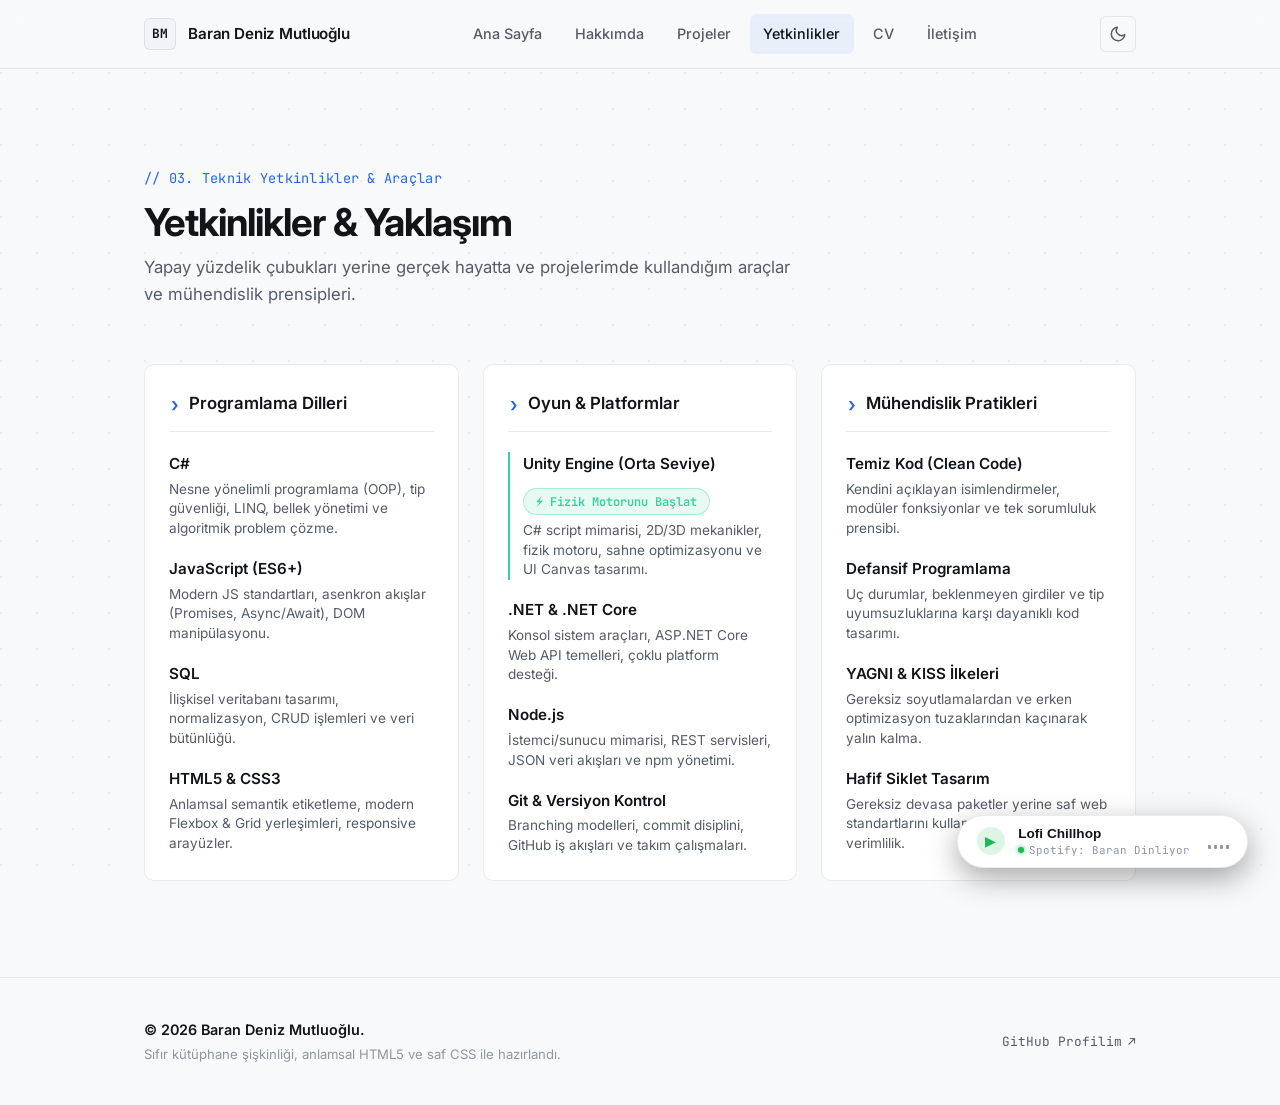
<file: skills.html>
<!DOCTYPE html>
<html lang="tr" data-theme="dark">
<head>
  <meta charset="UTF-8">
  <meta name="viewport" content="width=device-width, initial-scale=1.0">
  <title>Yetkinlikler — Baran Deniz Mutluoğlu</title>
  <meta name="description" content="Baran Deniz Mutluoğlu — C#, .NET, Unity, SQL, Web Teknolojileri ve Mühendislik Pratikleri.">
  
  <link rel="preconnect" href="https://fonts.googleapis.com">
  <link rel="preconnect" href="https://fonts.gstatic.com" crossorigin>
  <link href="https://fonts.googleapis.com/css2?family=Inter:wght@300;400;500;600;700&family=JetBrains+Mono:wght@400;500;600&display=swap" rel="stylesheet">
  
  <link rel="stylesheet" href="style.css">
</head>
<body>

  <div class="bg-grid-pattern" aria-hidden="true"></div>

  <header class="site-header">
    <div class="container nav-inner">
      <a href="index.html" class="brand-logo" aria-label="Ana sayfa">
        <span class="brand-monogram">BM</span>
        <span class="brand-name">Baran Deniz Mutluoğlu</span>
      </a>

      <nav class="main-nav" aria-label="Ana Menü">
        <ul class="nav-links">
          <li><a href="index.html" class="nav-link">Ana Sayfa</a></li>
          <li><a href="about.html" class="nav-link">Hakkımda</a></li>
          <li><a href="projects.html" class="nav-link">Projeler</a></li>
          <li><a href="skills.html" class="nav-link active">Yetkinlikler</a></li>
          <li><a href="cv.html" class="nav-link">CV</a></li>
          <li><a href="contact.html" class="nav-link">İletişim</a></li>
        </ul>
      </nav>

      <div class="header-actions">
        <button id="themeToggle" class="icon-button" type="button" aria-label="Tema değiştir" title="Tema Değiştir">
          <svg class="sun-icon" viewBox="0 0 24 24" width="18" height="18" fill="none" stroke="currentColor" stroke-width="2" stroke-linecap="round" stroke-linejoin="round">
            <circle cx="12" cy="12" r="5"></circle>
            <line x1="12" y1="1" x2="12" y2="3"></line>
            <line x1="12" y1="21" x2="12" y2="23"></line>
            <line x1="4.22" y1="4.22" x2="5.64" y2="5.64"></line>
            <line x1="18.36" y1="18.36" x2="19.78" y2="19.78"></line>
            <line x1="1" y1="12" x2="3" y2="12"></line>
            <line x1="21" y1="12" x2="23" y2="12"></line>
            <line x1="4.22" y1="19.78" x2="5.64" y2="18.36"></line>
            <line x1="18.36" y1="5.64" x2="19.78" y2="4.22"></line>
          </svg>
          <svg class="moon-icon" viewBox="0 0 24 24" width="18" height="18" fill="none" stroke="currentColor" stroke-width="2" stroke-linecap="round" stroke-linejoin="round">
            <path d="M21 12.79A9 9 0 1 1 11.21 3 7 7 0 0 0 21 12.79z"></path>
          </svg>
        </button>

        <button id="mobileMenuBtn" class="icon-button mobile-only" type="button" aria-label="Menüyü aç/kapat" aria-expanded="false">
          <span class="hamburger-line"></span>
          <span class="hamburger-line"></span>
        </button>
      </div>
    </div>
  </header>

  <main>
    <section class="section">
      <div class="container">
        <div class="section-header">
          <span class="section-tag">// 03. Teknik Yetkinlikler & Araçlar</span>
          <h1 class="section-title">Yetkinlikler & Yaklaşım</h1>
          <p class="section-subtitle">Yapay yüzdelik çubukları yerine gerçek hayatta ve projelerimde kullandığım araçlar ve mühendislik prensipleri.</p>
        </div>

        <div class="stack-grid">
          <!-- Category 1 -->
          <div class="stack-category">
            <div class="category-header">
              <span class="cat-icon">&#x203A;</span>
              <h2 class="cat-title">Programlama Dilleri</h2>
            </div>
            <ul class="stack-items">
              <li class="stack-item">
                <div class="item-name">C#</div>
                <div class="item-desc">Nesne yönelimli programlama (OOP), tip güvenliği, LINQ, bellek yönetimi ve algoritmik problem çözme.</div>
              </li>
              <li class="stack-item">
                <div class="item-name">JavaScript (ES6+)</div>
                <div class="item-desc">Modern JS standartları, asenkron akışlar (Promises, Async/Await), DOM manipülasyonu.</div>
              </li>
              <li class="stack-item">
                <div class="item-name">SQL</div>
                <div class="item-desc">İlişkisel veritabanı tasarımı, normalizasyon, CRUD işlemleri ve veri bütünlüğü.</div>
              </li>
              <li class="stack-item">
                <div class="item-name">HTML5 & CSS3</div>
                <div class="item-desc">Anlamsal semantik etiketleme, modern Flexbox & Grid yerleşimleri, responsive arayüzler.</div>
              </li>
            </ul>
          </div>

          <!-- Category 2 -->
          <div class="stack-category">
            <div class="category-header">
              <span class="cat-icon">&#x203A;</span>
              <h2 class="cat-title">Oyun & Platformlar</h2>
            </div>
            <ul class="stack-items">
              <li class="stack-item stack-item-highlight">
                <div class="item-header-action">
                  <div class="item-name">Unity Engine (Orta Seviye)</div>
                  <button class="skill-action-btn gravity-trigger" type="button" title="Unity 2D fizik motorunu bu sayfada test et">
                    <span class="pulse-icon">⚡</span>
                    <span>Fizik Motorunu Başlat</span>
                  </button>
                </div>
                <div class="item-desc">C# script mimarisi, 2D/3D mekanikler, fizik motoru, sahne optimizasyonu ve UI Canvas tasarımı.</div>
              </li>
              <li class="stack-item">
                <div class="item-name">.NET & .NET Core</div>
                <div class="item-desc">Konsol sistem araçları, ASP.NET Core Web API temelleri, çoklu platform desteği.</div>
              </li>
              <li class="stack-item">
                <div class="item-name">Node.js</div>
                <div class="item-desc">İstemci/sunucu mimarisi, REST servisleri, JSON veri akışları ve npm yönetimi.</div>
              </li>
              <li class="stack-item">
                <div class="item-name">Git & Versiyon Kontrol</div>
                <div class="item-desc">Branching modelleri, commit disiplini, GitHub iş akışları ve takım çalışmaları.</div>
              </li>
            </ul>
          </div>

          <!-- Category 3 -->
          <div class="stack-category">
            <div class="category-header">
              <span class="cat-icon">&#x203A;</span>
              <h2 class="cat-title">Mühendislik Pratikleri</h2>
            </div>
            <ul class="stack-items">
              <li class="stack-item">
                <div class="item-name">Temiz Kod (Clean Code)</div>
                <div class="item-desc">Kendini açıklayan isimlendirmeler, modüler fonksiyonlar ve tek sorumluluk prensibi.</div>
              </li>
              <li class="stack-item">
                <div class="item-name">Defansif Programlama</div>
                <div class="item-desc">Uç durumlar, beklenmeyen girdiler ve tip uyumsuzluklarına karşı dayanıklı kod tasarımı.</div>
              </li>
              <li class="stack-item">
                <div class="item-name">YAGNI & KISS İlkeleri</div>
                <div class="item-desc">Gereksiz soyutlamalardan ve erken optimizasyon tuzaklarından kaçınarak yalın kalma.</div>
              </li>
              <li class="stack-item">
                <div class="item-name">Hafif Siklet Tasarım</div>
                <div class="item-desc">Gereksiz devasa paketler yerine saf web standartlarını kullanarak yüksek hız ve verimlilik.</div>
              </li>
            </ul>
          </div>
        </div>
      </div>
    </section>
  </main>

  <footer class="site-footer">
    <div class="container footer-inner">
      <div class="footer-left">
        <p class="footer-copy">&copy; 2026 Baran Deniz Mutluoğlu.</p>
        <p class="footer-subtext">Sıfır kütüphane şişkinliği, anlamsal HTML5 ve saf CSS ile hazırlandı.</p>
      </div>

      <div class="footer-right">
        <a href="https://github.com/2f7fjrk4sw-prog" target="_blank" rel="noopener" class="back-to-top">
          <span>GitHub Profilim</span>
          <span class="external-icon">&#x2197;</span>
        </a>
      </div>
    </div>
  </footer>

  <!-- Floating Native Audio & Spotify Status Widget -->
  <aside class="music-player-widget" id="musicWidget" aria-label="Portfolyo Müzik Çaları & Spotify Durumu">
    <!-- Player Pop-up Drawer -->
    <div class="spotify-card" id="spotifyCard" aria-hidden="true">
      <!-- Header -->
      <div class="spotify-card-header">
        <div class="spotify-brand">
          <span class="music-note-icon">🎵</span>
          <span class="spotify-title">Portfolyo Müzik Çaları</span>
        </div>
        <button id="spotifyCloseBtn" class="spotify-close-btn" type="button" aria-label="Kapat" title="Kapat">&times;</button>
      </div>

      <!-- Spotify "O An Ne Dinliyorum?" Canlı Durum Kartı -->
      <div class="spotify-status-card" title="Baran'ın Spotify Dinleme Durumu">
        <div class="spotify-status-top">
          <div class="spotify-live-indicator">
            <span class="spotify-live-dot"></span>
            <span class="spotify-live-text">Spotify'da Ne Dinliyorum?</span>
          </div>
          <span class="spotify-badge">Canlı Durum</span>
        </div>
        <div class="spotify-track-row">
          <div class="spotify-logo-icon">
            <svg viewBox="0 0 24 24" width="20" height="20" fill="#1db954">
              <path d="M12 0C5.4 0 0 5.4 0 12s5.4 12 12 12 12-5.4 12-12S18.66 0 12 0zm5.521 17.34c-.24.359-.66.48-1.021.24-2.82-1.74-6.36-2.101-10.561-1.141-.418.122-.779-.179-.899-.539-.12-.421.18-.78.54-.9 4.56-1.021 8.52-.6 11.64 1.32.42.18.479.659.301 1.02zm1.44-3.3c-.301.42-.841.6-1.262.3-3.239-1.98-8.159-2.58-11.939-1.38-.479.12-1.02-.12-1.14-.6-.12-.48.12-1.021.6-1.141C9.6 9.9 15 10.561 18.72 12.84c.361.181.54.78.241 1.2zm.12-3.36C15.24 8.4 8.82 8.16 5.16 9.301c-.6.179-1.2-.181-1.38-.721-.18-.601.18-1.2.72-1.381 4.26-1.26 11.28-1.02 15.721 1.621.539.3.719 1.02.419 1.56-.299.421-1.02.599-1.559.3z"/>
            </svg>
          </div>
          <div class="spotify-meta">
            <span class="spotify-playlist-title">Baran'ın Seçtikleri (Lofi & Study)</span>
            <span class="spotify-playlist-subtitle">OSTİM Lab & Kodlama Listesi</span>
          </div>
          <a href="https://open.spotify.com/playlist/3DzI2diuYDRNeN0FC8duot?si=72bdabda5c8143d9" target="_blank" rel="noopener" class="spotify-listen-btn" title="Spotify'da Dinle">
            <span>Listeye Git</span>
            <span class="ext-icon">&#x2197;</span>
          </a>
        </div>
      </div>

      <!-- Yerel Çalar Kontrolleri (Ses Çubuğuyla %100 Çalışan Dahili Motor) -->
      <div class="native-player-box">
        <div class="native-track-info">
          <span class="track-status-pill" id="trackStatusPill">Durduruldu</span>
          <span class="track-current-name" id="trackCurrentName">1. Gece Kodlaması (Chill Lofi)</span>
        </div>

        <div class="player-controls-row">
          <button id="prevTrackBtn" class="track-btn" type="button" aria-label="Önceki Parça" title="Önceki Parça">⏮</button>
          <button id="playPauseBtn" class="play-btn-circle" type="button" aria-label="Oynat / Durdur" title="Oynat / Durdur">
            <span id="playPauseIcon">▶</span>
          </button>
          <button id="nextTrackBtn" class="track-btn" type="button" aria-label="Sonraki Parça" title="Sonraki Parça">⏭</button>
        </div>

        <!-- Ses Düzeyi Kontrol Çubuğu (Doğrudan Sesi Kısar / Açar) -->
        <div class="music-volume-wrap" title="Doğrudan Ses Düzeyi Kontrolü (%0 - %100)">
          <button id="volumeMuteBtn" class="volume-btn" type="button" aria-label="Sesi Kapat / Aç" title="Sesi Kapat / Aç">
            <span id="volumeIcon">🔊</span>
          </button>
          <input 
            type="range" 
            id="volumeSlider" 
            class="volume-slider" 
            min="0" 
            max="100" 
            value="70" 
            aria-label="Ses Düzeyi" 
            title="Ses Düzeyi"
          />
          <span class="volume-val" id="volumeVal">70%</span>
        </div>
      </div>

      <!-- Footer: Spotify Embed Göster/Gizle Butonu -->
      <div class="spotify-card-footer">
        <button id="spotifyEmbedToggleBtn" class="spotify-embed-toggle" type="button">
          <span>Mini Spotify Oynatıcıyı Göster</span>
          <span class="toggle-arrow">&#x25BC;</span>
        </button>
      </div>

      <!-- Açılabilir Spotify Embed (Opsiyonel) -->
      <div class="spotify-embed-collapsible" id="spotifyEmbedWrap" style="display: none;">
        <iframe 
          style="border-radius:12px; margin-top: 0.65rem;" 
          src="https://open.spotify.com/embed/playlist/3DzI2diuYDRNeN0FC8duot?utm_source=generator&theme=0" 
          width="100%" 
          height="80" 
          frameBorder="0" 
          allowfullscreen="" 
          allow="autoplay; clipboard-write; encrypted-media; fullscreen; picture-in-picture" 
          loading="lazy">
        </iframe>
      </div>
    </div>

    <!-- Floating Toggle Pill Button -->
    <button id="musicToggleBtn" class="music-main-btn" type="button" aria-label="Müzik Çaları ve Spotify Durumunu Aç/Kapat" title="Müzik Çaları Aç/Kapat">
      <div class="music-icon-box">
        <span id="pillPlayIcon">▶</span>
      </div>
      <div class="music-info">
        <span class="music-title" id="pillTrackTitle">Gece Kodlaması</span>
        <span class="music-subtitle">
          <span class="live-dot-mini"></span> Spotify: Baran Dinliyor
        </span>
      </div>
      <div class="eq-visualizer" aria-hidden="true">
        <span class="eq-bar"></span>
        <span class="eq-bar"></span>
        <span class="eq-bar"></span>
        <span class="eq-bar"></span>
      </div>
    </button>
  </aside>

  <!-- 2D Physics Overlay (Feature 2) -->
  <div id="physicsOverlay" class="physics-overlay" aria-hidden="true">
    <div class="physics-hud">
      <div class="physics-hud-left">
        <span class="hud-tag">⚡ 2D Gravity Engine (Unity Homage)</span>
        <span class="hud-tip">Kutuları farenizle tutup fırlatabilirsiniz!</span>
      </div>
      <div class="physics-hud-right">
        <button id="physicsSpawnBtn" class="hud-btn" type="button">+ Yeni Kutu</button>
        <button id="physicsCloseBtn" class="hud-btn danger" type="button">Kapat (ESC)</button>
      </div>
    </div>
    <canvas id="physicsCanvas"></canvas>
  </div>

  <!-- Terminal Modal (Feature 4) -->
  <div id="terminalModal" class="terminal-modal" role="dialog" aria-modal="true" aria-label="Geliştirici Terminali">
    <div class="terminal-overlay" id="terminalBackdrop"></div>
    <div class="terminal-window">
      <div class="terminal-topbar">
        <div class="terminal-controls">
          <button class="t-btn t-close" id="terminalCloseBtn" aria-label="Kapat" title="Kapat"></button>
          <span class="t-btn t-min"></span>
          <span class="t-btn t-max"></span>
        </div>
        <div class="terminal-title-text">baran@ostim-os:~ (v2.0)</div>
        <div class="terminal-hint">Çıkmak için: <code>exit</code> veya <code>ESC</code></div>
      </div>
      <div class="terminal-body" id="terminalOutput">
        <div class="terminal-welcome">
          ╔════════════════════════════════════════════════════════════════╗<br>
          ║ &nbsp;BARAN DENİZ MUTLUOĞLU — Geliştirici Terminal Sistemi v2.0&nbsp;&nbsp;&nbsp;&nbsp;&nbsp;║<br>
          ║ &nbsp;OSTİM Teknik Üniversitesi Yazılım Mühendisliği &nbsp;&nbsp;&nbsp;&nbsp;&nbsp;&nbsp;&nbsp;&nbsp;&nbsp;&nbsp;&nbsp;&nbsp;&nbsp;&nbsp;&nbsp;&nbsp;║<br>
          ╚════════════════════════════════════════════════════════════════╝<br>
          Mevcut komutları görmek için <strong>help</strong> yazın.<br><br>
        </div>
      </div>
      <div class="terminal-input-row">
        <span class="t-prompt-label">baran@terminal:~$</span>
        <input type="text" id="terminalInput" class="terminal-cli-input" autocomplete="off" spellcheck="false" aria-label="Terminal komut girdisi">
      </div>
    </div>
  </div>

  <script src="script.js"></script>
</body>
</html>
</file>
<file: style.css>
/* ==========================================================================
   Baran Deniz Mutluoğlu — Kişisel Portfolyo CSS Mimarisi (style.css)
   ==========================================================================
   Felsefe:
   - Sıfır dış bağımlılık (Bootstrap, Tailwind yok; saf modern CSS).
   - Akıcı tipografi (CSS clamp() ile ekrana göre dinamik boyutlandırma).
   - CSS Değişkenleri (CSS Custom Properties) ile anlık Koyu/Açık tema.
   - Yüksek kontrast, göz yormayan nötr tonlar ve net okunabilirlik.
   ========================================================================== */

/* --------------------------------------------------------------------------
   1. TASARIM DEĞİŞKENLERİ (Design Tokens & CSS Variables)
   -------------------------------------------------------------------------- */
:root {
  /* Tipografi Aileleri */
  --font-sans: 'Inter', -apple-system, BlinkMacSystemFont, 'Segoe UI', Roboto, sans-serif;
  --font-mono: 'JetBrains Mono', 'Fira Code', Menlo, Consolas, monospace;

  /* Boşluk Ölçeği (Spacing Scale) */
  --space-xs: 0.5rem;
  --space-sm: 0.75rem;
  --space-md: 1.25rem;
  --space-lg: 2rem;
  --space-xl: 3.5rem;
  --space-2xl: 6rem;

  /* Düzen Ölçüleri */
  --max-width: 1040px;
  --radius-sm: 6px;
  --radius-md: 10px;
  --radius-lg: 14px;
  --radius-pill: 9999px;

  /* Geçiş Hızları (Transitions) */
  --transition-fast: 0.15s ease;
  --transition-normal: 0.25s ease;
}

/* Koyu Tema Değişkenleri (Varsayılan - Default Dark) */
[data-theme="dark"] {
  --bg-body: #090a0c;               /* Ana arka plan (mat grafit siyah) */
  --bg-surface: #101216;            /* Kart ve kutu arka planı */
  --bg-surface-elevated: #161920;   /* Üst katman / buton zeminleri */
  --bg-card: rgba(18, 21, 28, 0.75);/* Yarı şeffaf kart arka planı */
  
  --border-color: rgba(255, 255, 255, 0.08);       /* İnce kenarlıklar */
  --border-color-hover: rgba(255, 255, 255, 0.20); /* Hover kenarlık */
  --border-color-focus: rgba(255, 255, 255, 0.35);

  --text-main: #f0f3f6;             /* Ana beyaz metin */
  --text-muted: #959da8;            /* İkincil gri metin */
  --text-faint: #565d68;            /* Silik etiket metni */

  --accent: #3b82f6;                /* Vurgu mavisi (Mühendislik Mavisi) */
  --accent-soft: rgba(59, 130, 246, 0.12);
  --accent-contrast: #ffffff;

  --badge-bg: rgba(16, 185, 129, 0.12);
  --badge-text: #34d399;            /* Canlı zümrüt yeşili */
  --badge-border: rgba(52, 211, 153, 0.25);

  --grid-dot: rgba(255, 255, 255, 0.04);
  --shadow-subtle: 0 4px 20px rgba(0, 0, 0, 0.4);
}

/* Açık Tema Değişkenleri (Light Theme) */
[data-theme="light"] {
  --bg-body: #f8f9fa;               /* Fildişi / sıcak kağıt tonu */
  --bg-surface: #ffffff;            /* Beyaz kart zemini */
  --bg-surface-elevated: #f1f3f6;   /* Hafif gri butonlar */
  --bg-card: rgba(255, 255, 255, 0.9);

  --border-color: rgba(0, 0, 0, 0.08);
  --border-color-hover: rgba(0, 0, 0, 0.20);
  --border-color-focus: rgba(0, 0, 0, 0.40);

  --text-main: #111418;             /* Derin siyah ana metin */
  --text-muted: #555c68;            /* Koyu gri ikincil metin */
  --text-faint: #8e96a2;

  --accent: #2563eb;
  --accent-soft: rgba(37, 99, 235, 0.08);
  --accent-contrast: #ffffff;

  --badge-bg: rgba(16, 185, 129, 0.12);
  --badge-text: #059669;
  --badge-border: rgba(16, 185, 129, 0.28);

  --grid-dot: rgba(0, 0, 0, 0.05);
  --shadow-subtle: 0 4px 20px rgba(0, 0, 0, 0.06);
}

/* --------------------------------------------------------------------------
   2. SIFIRLAMA (RESET) VE TABAN STİLLERİ
   -------------------------------------------------------------------------- */
*, *::before, *::after {
  box-sizing: border-box; /* Padding ve border genişliği toplam boyuta dahil et */
  margin: 0;
  padding: 0;
}

html {
  font-family: var(--font-sans);
  font-size: 16px;
  line-height: 1.6;
  scroll-behavior: smooth;       /* Sayfa içi akıcı kaydırma */
  scroll-padding-top: 80px;      /* Sticky header altına girmemesi için boşluk */
  -webkit-font-smoothing: antialiased;
  -moz-osx-font-smoothing: grayscale;
}

body {
  background-color: var(--bg-body);
  color: var(--text-main);
  min-height: 100vh;
  position: relative;
  transition: background-color var(--transition-normal), color var(--transition-normal);
}

/* Arka Plan Hafif Teknik Noktalı Grid Dokusu */
.bg-grid-pattern {
  position: fixed;
  inset: 0;
  background-image: radial-gradient(circle at 1px 1px, var(--grid-dot) 1px, transparent 0);
  background-size: 36px 36px;
  pointer-events: none;
  z-index: -1;
}

/* Sayfa İçerik Taşıyıcısı (Container) */
.container {
  width: 100%;
  max-width: var(--max-width);
  margin-left: auto;
  margin-right: auto;
  padding-left: 1.5rem;
  padding-right: 1.5rem;
}

/* Bölümler (Sections) */
.section {
  padding-top: var(--space-2xl);
  padding-bottom: var(--space-2xl);
}

.section-header {
  margin-bottom: var(--space-xl);
}

.section-tag {
  display: inline-block;
  font-family: var(--font-mono);
  font-size: 0.85rem;
  color: var(--accent);
  letter-spacing: 0.02em;
  margin-bottom: 0.5rem;
}

.section-title {
  font-size: clamp(1.8rem, 3.8vw, 2.4rem);
  font-weight: 700;
  color: var(--text-main);
  line-height: 1.25;
  letter-spacing: -0.025em;
  margin-bottom: 0.5rem;
}

.section-subtitle {
  font-size: 1.05rem;
  color: var(--text-muted);
  max-width: 650px;
  line-height: 1.6;
}

/* --------------------------------------------------------------------------
   3. ÜST BİLGİ & NAVİGASYON (Header & Nav)
   -------------------------------------------------------------------------- */
.site-header {
  position: sticky;
  top: 0;
  z-index: 100;
  background-color: color-mix(in srgb, var(--bg-body) 85%, transparent);
  backdrop-filter: blur(12px);
  -webkit-backdrop-filter: blur(12px);
  border-bottom: 1px solid var(--border-color);
  transition: border-color var(--transition-fast);
}

.nav-inner {
  display: flex;
  align-items: center;
  justify-content: space-between;
  height: 68px;
}

.brand-logo {
  display: flex;
  align-items: center;
  gap: 0.75rem;
  text-decoration: none;
  color: var(--text-main);
  font-weight: 600;
  font-size: 0.95rem;
  letter-spacing: -0.01em;
}

.brand-monogram {
  display: inline-flex;
  align-items: center;
  justify-content: center;
  width: 32px;
  height: 32px;
  background: var(--bg-surface-elevated);
  border: 1px solid var(--border-color);
  border-radius: var(--radius-sm);
  font-family: var(--font-mono);
  font-size: 0.8rem;
  font-weight: 700;
  color: var(--text-main);
}

.nav-links {
  display: flex;
  align-items: center;
  list-style: none;
  gap: 0.35rem;
}

.nav-link {
  display: block;
  padding: 0.5rem 0.85rem;
  color: var(--text-muted);
  text-decoration: none;
  font-size: 0.9rem;
  font-weight: 500;
  border-radius: var(--radius-sm);
  transition: color var(--transition-fast), background-color var(--transition-fast);
}

.nav-link:hover,
.nav-link.active {
  color: var(--text-main);
  background-color: var(--accent-soft);
}

.header-actions {
  display: flex;
  align-items: center;
  gap: 0.5rem;
}

.icon-button {
  display: inline-flex;
  align-items: center;
  justify-content: center;
  width: 36px;
  height: 36px;
  background: transparent;
  border: 1px solid var(--border-color);
  border-radius: var(--radius-sm);
  color: var(--text-muted);
  cursor: pointer;
  transition: color var(--transition-fast), border-color var(--transition-fast), background-color var(--transition-fast);
}

.icon-button:hover {
  color: var(--text-main);
  border-color: var(--border-color-hover);
  background: var(--bg-surface-elevated);
}

/* Tema İkonlarının Koyu/Açık Duruma Göre Değişimi */
[data-theme="dark"] .sun-icon { display: block; }
[data-theme="dark"] .moon-icon { display: none; }
[data-theme="light"] .sun-icon { display: none; }
[data-theme="light"] .moon-icon { display: block; }

.mobile-only {
  display: none;
  flex-direction: column;
  justify-content: center;
  align-items: center;
  gap: 5px;
}

.hamburger-line {
  display: block;
  width: 16px;
  height: 2px;
  background-color: var(--text-main);
  border-radius: 1px;
}

/* --------------------------------------------------------------------------
   4. ANA SAYFA & GELİŞTİRİCİ KARTI (Home & Hero)
   -------------------------------------------------------------------------- */
.home-hero {
  padding-top: calc(var(--space-2xl) + 0.5rem);
  padding-bottom: var(--space-2xl);
}

.hero-status-row {
  display: flex;
  align-items: center;
  flex-wrap: wrap;
  gap: 0.85rem;
  margin-bottom: 1.5rem;
}

.status-badge {
  display: inline-flex;
  align-items: center;
  gap: 0.6rem;
  padding: 0.35rem 0.85rem;
  background: var(--badge-bg);
  border: 1px solid var(--badge-border);
  border-radius: var(--radius-pill);
  font-size: 0.82rem;
  font-weight: 500;
  color: var(--badge-text);
}

.status-dot {
  width: 7px;
  height: 7px;
  border-radius: 50%;
  background-color: var(--badge-text);
  box-shadow: 0 0 0 0 rgba(16, 185, 129, 0.7);
  animation: pulse-dot 2s infinite;
}

@keyframes pulse-dot {
  0% { box-shadow: 0 0 0 0 rgba(16, 185, 129, 0.7); }
  70% { box-shadow: 0 0 0 6px rgba(16, 185, 129, 0); }
  100% { box-shadow: 0 0 0 0 rgba(16, 185, 129, 0); }
}

.live-activity-badge {
  display: inline-flex;
  align-items: center;
  gap: 0.5rem;
  padding: 0.35rem 0.85rem;
  background: var(--bg-surface-elevated);
  border: 1px solid var(--border-color);
  border-radius: var(--radius-pill);
  font-family: var(--font-mono);
  font-size: 0.8rem;
  color: var(--text-muted);
}

.live-time {
  font-weight: 600;
  color: var(--text-main);
}

.live-sep {
  color: var(--border-color-hover);
}

.live-status-text {
  color: var(--accent);
}

.hero-title {
  font-size: clamp(2.4rem, 5.5vw, 3.8rem);
  font-weight: 700;
  line-height: 1.15;
  letter-spacing: -0.03em;
  color: var(--text-main);
  margin-bottom: 0.75rem;
}

.hero-subtitle-tag {
  display: flex;
  align-items: center;
  flex-wrap: wrap;
  gap: 0.65rem;
  font-family: var(--font-mono);
  font-size: 0.95rem;
  color: var(--accent);
  margin-bottom: 1.75rem;
}

.hero-subtitle-tag .dot-sep {
  color: var(--border-color-hover);
  font-size: 0.8rem;
}

/* İnteraktif Özellik Hap Butonları */
.hero-actions-bar {
  display: flex;
  flex-wrap: wrap;
  gap: 0.75rem;
  margin-bottom: 2rem;
}

.feature-pill-btn {
  display: inline-flex;
  align-items: center;
  gap: 0.5rem;
  padding: 0.55rem 1rem;
  background: var(--accent-soft);
  border: 1px solid var(--accent);
  color: var(--accent);
  border-radius: var(--radius-pill);
  font-size: 0.85rem;
  font-weight: 600;
  cursor: pointer;
  transition: all var(--transition-fast);
}

.feature-pill-btn:hover {
  background: var(--accent);
  color: #ffffff;
  transform: translateY(-1px);
}

.feature-pill-btn.ghost {
  background: var(--bg-surface-elevated);
  border-color: var(--border-color);
  color: var(--text-main);
}

.feature-pill-btn.ghost:hover {
  border-color: var(--border-color-hover);
  background: var(--bg-surface);
}

.kbd-hint {
  font-family: var(--font-mono);
  font-size: 0.72rem;
  padding: 0.1rem 0.35rem;
  background: var(--bg-body);
  border: 1px solid var(--border-color);
  border-radius: 4px;
  color: var(--text-muted);
}

/* Kullanıcı Tanıtım Kutusu (User Intro Card) */
.user-intro-card {
  width: 100%;
  background: var(--bg-surface);
  border: 1px solid var(--border-color);
  border-left: 3px solid var(--accent);
  border-radius: var(--radius-md);
  padding: 1.75rem 2rem;
  margin-bottom: 3rem;
  box-shadow: var(--shadow-subtle);
}

.intro-card-header {
  margin-bottom: 0.85rem;
}

.intro-label {
  font-family: var(--font-mono);
  font-size: 0.8rem;
  color: var(--text-faint);
  letter-spacing: 0.05em;
  text-transform: uppercase;
}

.user-custom-text {
  font-size: 1.15rem;
  line-height: 1.75;
  color: var(--text-main);
}

/* İnsan Odaklı Çalışma Alanı Özeti */
.intro-work-summary {
  margin-top: 1.75rem;
  padding-top: 1.5rem;
  border-top: 1px solid var(--border-color);
}

.work-summary-title {
  font-size: 1.05rem;
  font-weight: 600;
  color: var(--text-main);
  margin-bottom: 1.25rem;
  letter-spacing: -0.01em;
}

.work-summary-grid {
  display: grid;
  grid-template-columns: repeat(auto-fit, minmax(240px, 1fr));
  gap: 1.25rem;
}

.work-item {
  display: flex;
  gap: 1rem;
  padding: 1.15rem;
  background: var(--bg-surface-elevated);
  border: 1px solid var(--border-color);
  border-radius: var(--radius-sm);
  transition: border-color var(--transition-fast), transform var(--transition-fast);
}

.work-item:hover {
  border-color: var(--border-color-hover);
  transform: translateY(-1px);
}

.work-icon {
  font-size: 1.35rem;
  line-height: 1;
}

.work-item-title {
  font-size: 0.95rem;
  font-weight: 600;
  color: var(--text-main);
  margin-bottom: 0.3rem;
}

.work-item-desc {
  font-size: 0.85rem;
  color: var(--text-muted);
  line-height: 1.5;
  margin-bottom: 0 !important;
}

/* Ana Sayfadaki Hızlı Yönlendirme Kartları */
.page-quick-links {
  display: grid;
  grid-template-columns: repeat(auto-fit, minmax(220px, 1fr));
  gap: 1.25rem;
  width: 100%;
}

.quick-card {
  display: flex;
  flex-direction: column;
  padding: 1.5rem;
  background: var(--bg-card);
  border: 1px solid var(--border-color);
  border-radius: var(--radius-md);
  text-decoration: none;
  transition: all var(--transition-fast);
}

.quick-card:hover {
  border-color: var(--accent);
  background: var(--bg-surface-elevated);
  transform: translateY(-2px);
}

.quick-card-top {
  display: flex;
  align-items: center;
  justify-content: space-between;
  margin-bottom: 1rem;
}

.quick-num {
  font-family: var(--font-mono);
  font-size: 0.85rem;
  color: var(--text-faint);
}

.quick-arrow {
  color: var(--text-muted);
  font-size: 1.1rem;
  transition: transform var(--transition-fast), color var(--transition-fast);
}

.quick-card:hover .quick-arrow {
  transform: translateX(4px);
  color: var(--accent);
}

.quick-title {
  font-size: 1.2rem;
  font-weight: 700;
  color: var(--text-main);
  margin-bottom: 0.4rem;
}

.quick-desc {
  font-size: 0.88rem;
  color: var(--text-muted);
  line-height: 1.5;
}

/* --------------------------------------------------------------------------
   5. HAKKIMDA SAYFASI (About Page)
   -------------------------------------------------------------------------- */
.about-grid {
  display: grid;
  grid-template-columns: 1.25fr 0.85fr;
  gap: 3rem;
  align-items: start;
}

.about-text p {
  color: var(--text-muted);
  font-size: 1.05rem;
  line-height: 1.7;
  margin-bottom: 1.25rem;
}

.principles-list {
  margin-top: 2rem;
  display: flex;
  flex-direction: column;
  gap: 1rem;
}

.principle-card {
  display: flex;
  gap: 1.25rem;
  padding: 1.25rem;
  background: var(--bg-surface);
  border: 1px solid var(--border-color);
  border-radius: var(--radius-md);
  transition: border-color var(--transition-fast);
}

.principle-card:hover {
  border-color: var(--border-color-hover);
}

.principle-num {
  font-family: var(--font-mono);
  font-size: 0.95rem;
  font-weight: 600;
  color: var(--accent);
}

.principle-title {
  font-size: 1rem;
  font-weight: 600;
  color: var(--text-main);
  margin-bottom: 0.25rem;
}

.principle-desc {
  font-size: 0.9rem;
  color: var(--text-muted);
  line-height: 1.5;
  margin-bottom: 0 !important;
}

/* Terminal Profil Kartı (JSON Görünümü) */
.profile-card {
  background: var(--bg-surface);
  border: 1px solid var(--border-color);
  border-radius: var(--radius-md);
  overflow: hidden;
  box-shadow: var(--shadow-subtle);
}

.profile-card-header {
  display: flex;
  align-items: center;
  justify-content: space-between;
  padding: 0.65rem 1rem;
  background: var(--bg-surface-elevated);
  border-bottom: 1px solid var(--border-color);
}

.terminal-dots {
  display: flex;
  gap: 6px;
}

.terminal-dots span {
  width: 10px;
  height: 10px;
  border-radius: 50%;
  background: var(--border-color-hover);
}

.terminal-title {
  font-family: var(--font-mono);
  font-size: 0.78rem;
  color: var(--text-muted);
}

.profile-card-body {
  padding: 1.25rem;
}

.code-block {
  font-family: var(--font-mono);
  font-size: 0.85rem;
  line-height: 1.6;
  color: var(--text-main);
  overflow-x: auto;
}

.c-key { color: var(--accent); }
.c-val { color: var(--text-muted); }

/* Yan Bilgi Kutuları */
.sidebar-box {
  background: var(--bg-surface);
  border: 1px solid var(--border-color);
  border-radius: var(--radius-md);
  padding: 1.25rem;
  margin-top: 1.25rem;
}

.sidebar-box-title {
  font-size: 0.95rem;
  font-weight: 600;
  color: var(--text-main);
  margin-bottom: 0.85rem;
  padding-bottom: 0.5rem;
  border-bottom: 1px solid var(--border-color);
}

.timeline-simple {
  display: flex;
  flex-direction: column;
  gap: 0.75rem;
}

.timeline-item {
  display: flex;
  flex-direction: column;
  gap: 0.2rem;
}

.t-year {
  font-family: var(--font-mono);
  font-size: 0.75rem;
  color: var(--accent);
}

.t-title {
  font-size: 0.92rem;
  font-weight: 600;
  color: var(--text-main);
}

.t-sub {
  font-size: 0.82rem;
  color: var(--text-muted);
}

/* --------------------------------------------------------------------------
   6. PROJELER SAYFASI (Projects Page)
   -------------------------------------------------------------------------- */
.projects-list {
  display: flex;
  flex-direction: column;
  gap: 2.5rem;
}

.project-card {
  display: grid;
  grid-template-columns: 1.2fr 0.8fr;
  gap: 2rem;
  padding: 2.25rem;
  background: var(--bg-card);
  border: 1px solid var(--border-color);
  border-radius: var(--radius-lg);
  backdrop-filter: blur(8px);
  transition: border-color var(--transition-fast), transform var(--transition-fast);
}

.project-card:hover {
  border-color: var(--border-color-hover);
  transform: translateY(-2px);
}

.project-content {
  display: flex;
  flex-direction: column;
}

.project-top {
  display: flex;
  align-items: center;
  gap: 0.75rem;
  margin-bottom: 0.75rem;
}

.project-year {
  font-family: var(--font-mono);
  font-size: 0.82rem;
  color: var(--text-faint);
}

.project-badge {
  font-family: var(--font-mono);
  font-size: 0.75rem;
  padding: 0.2rem 0.55rem;
  background: var(--accent-soft);
  color: var(--accent);
  border-radius: var(--radius-pill);
  font-weight: 500;
}

.project-title {
  font-size: 1.45rem;
  font-weight: 700;
  color: var(--text-main);
  letter-spacing: -0.02em;
  margin-bottom: 0.85rem;
}

.project-summary {
  font-size: 0.98rem;
  color: var(--text-muted);
  line-height: 1.6;
  margin-bottom: 1.25rem;
}

.project-highlights {
  margin-bottom: 1.25rem;
}

.project-highlights h3 {
  font-size: 0.82rem;
  font-family: var(--font-mono);
  color: var(--text-faint);
  text-transform: uppercase;
  margin-bottom: 0.5rem;
  letter-spacing: 0.04em;
}

.project-highlights ul {
  list-style: none;
  padding: 0;
}

.project-highlights li {
  position: relative;
  padding-left: 1.25rem;
  font-size: 0.88rem;
  color: var(--text-muted);
  margin-bottom: 0.4rem;
  line-height: 1.5;
}

.project-highlights li::before {
  content: "—";
  position: absolute;
  left: 0;
  color: var(--accent);
}

.project-highlights code {
  font-family: var(--font-mono);
  font-size: 0.82rem;
  padding: 0.1rem 0.35rem;
  background: var(--bg-surface-elevated);
  border: 1px solid var(--border-color);
  border-radius: 4px;
  color: var(--text-main);
}

.project-tech-tags {
  display: flex;
  flex-wrap: wrap;
  gap: 0.45rem;
  margin-bottom: 1.5rem;
}

.tag {
  font-family: var(--font-mono);
  font-size: 0.78rem;
  padding: 0.25rem 0.65rem;
  background: var(--bg-surface);
  border: 1px solid var(--border-color);
  border-radius: var(--radius-sm);
  color: var(--text-muted);
}

.project-links {
  display: flex;
  align-items: center;
  gap: 1.25rem;
  margin-top: auto;
}

.btn-link {
  display: inline-flex;
  align-items: center;
  gap: 0.4rem;
  font-size: 0.9rem;
  font-weight: 600;
  color: var(--text-main);
  text-decoration: none;
  transition: color var(--transition-fast);
}

.btn-link:hover {
  color: var(--accent);
}

/* Proje Önizleme Çerçeveleri (Mockup Frames) */
.project-visual {
  display: flex;
  align-items: center;
  justify-content: center;
}

.mockup-frame {
  width: 100%;
  height: 100%;
  min-height: 240px;
  background: var(--bg-surface);
  border: 1px solid var(--border-color);
  border-radius: var(--radius-md);
  overflow: hidden;
  display: flex;
  flex-direction: column;
}

.mockup-bar {
  display: flex;
  align-items: center;
  gap: 6px;
  padding: 0.55rem 0.85rem;
  background: var(--bg-surface-elevated);
  border-bottom: 1px solid var(--border-color);
}

.mockup-bar .dot {
  width: 8px;
  height: 8px;
  border-radius: 50%;
  background: var(--border-color-hover);
}

.mockup-url {
  font-family: var(--font-mono);
  font-size: 0.72rem;
  color: var(--text-faint);
  margin-left: 0.5rem;
}

.mockup-content {
  flex: 1;
  padding: 1.25rem;
  display: flex;
  flex-direction: column;
  justify-content: center;
}

.mockup-web-preview {
  gap: 0.85rem;
}

.preview-header {
  display: flex;
  justify-content: space-between;
  align-items: center;
  border-bottom: 1px solid var(--border-color);
  padding-bottom: 0.5rem;
}

.preview-chip {
  font-size: 0.8rem;
  font-weight: 600;
  color: var(--accent);
}

.preview-date {
  font-family: var(--font-mono);
  font-size: 0.72rem;
  color: var(--text-faint);
}

.preview-cards {
  display: flex;
  flex-direction: column;
  gap: 0.65rem;
}

.preview-mini-card {
  padding: 0.65rem 0.85rem;
  background: var(--bg-surface-elevated);
  border: 1px solid var(--border-color);
  border-radius: var(--radius-sm);
}

.mini-tag {
  font-size: 0.68rem;
  font-family: var(--font-mono);
  color: var(--accent);
  text-transform: uppercase;
}

.mini-title {
  font-size: 0.85rem;
  font-weight: 600;
  color: var(--text-main);
  margin-top: 0.2rem;
}

.mockup-terminal-preview {
  font-family: var(--font-mono);
  font-size: 0.8rem;
  line-height: 1.6;
  gap: 0.35rem;
}

.terminal-line { color: var(--text-muted); }
.t-prompt { color: var(--accent); font-weight: 600; }
.t-out { color: var(--text-faint); }
.t-in { color: #34d399; }
.t-res { color: var(--text-main); font-weight: 500; }

.cursor-blink {
  animation: blink 1s infinite;
}

@keyframes blink {
  0%, 49% { opacity: 1; }
  50%, 100% { opacity: 0; }
}

/* --------------------------------------------------------------------------
   7. YETKİNLİKLER SAYFASI (Skills Page)
   -------------------------------------------------------------------------- */
.stack-grid {
  display: grid;
  grid-template-columns: repeat(auto-fit, minmax(280px, 1fr));
  gap: 1.5rem;
}

.stack-category {
  background: var(--bg-surface);
  border: 1px solid var(--border-color);
  border-radius: var(--radius-md);
  padding: 1.5rem;
  transition: border-color var(--transition-fast);
}

.stack-category:hover {
  border-color: var(--border-color-hover);
}

.category-header {
  display: flex;
  align-items: center;
  gap: 0.5rem;
  margin-bottom: 1.25rem;
  padding-bottom: 0.75rem;
  border-bottom: 1px solid var(--border-color);
}

.cat-icon {
  font-family: var(--font-mono);
  color: var(--accent);
  font-size: 1.2rem;
  font-weight: 700;
}

.cat-title {
  font-size: 1.05rem;
  font-weight: 600;
  color: var(--text-main);
}

.stack-items {
  list-style: none;
  display: flex;
  flex-direction: column;
  gap: 1.15rem;
}

.item-name {
  font-size: 0.95rem;
  font-weight: 600;
  color: var(--text-main);
  margin-bottom: 0.2rem;
}

.item-desc {
  font-size: 0.85rem;
  color: var(--text-muted);
  line-height: 1.45;
}

/* Unity Kartındaki İnteraktif Fizik Butonu */
.item-header-action {
  display: flex;
  align-items: center;
  justify-content: space-between;
  flex-wrap: wrap;
  gap: 0.5rem;
  margin-bottom: 0.35rem;
}

.skill-action-btn {
  display: inline-flex;
  align-items: center;
  gap: 0.4rem;
  padding: 0.3rem 0.75rem;
  background: rgba(52, 211, 153, 0.12);
  border: 1px solid rgba(52, 211, 153, 0.35);
  border-radius: var(--radius-pill);
  font-family: var(--font-mono);
  font-size: 0.75rem;
  font-weight: 600;
  color: #34d399;
  cursor: pointer;
  transition: all var(--transition-fast);
}

.skill-action-btn:hover {
  background: #34d399;
  color: #090a0c;
  transform: translateY(-1px);
  box-shadow: 0 4px 14px rgba(52, 211, 153, 0.35);
}

.stack-item-highlight {
  border-left: 2px solid #34d399;
  padding-left: 0.85rem !important;
}

/* --------------------------------------------------------------------------
   8. İLETİŞİM SAYFASI (Contact Page)
   -------------------------------------------------------------------------- */
.contact-container {
  display: flex;
  justify-content: center;
}

.contact-box {
  width: 100%;
  max-width: 820px;
  background: var(--bg-surface);
  border: 1px solid var(--border-color);
  border-radius: var(--radius-lg);
  padding: clamp(2rem, 5vw, 3.5rem);
}

.contact-title {
  font-size: clamp(1.8rem, 4vw, 2.4rem);
  font-weight: 700;
  letter-spacing: -0.025em;
  color: var(--text-main);
  margin-bottom: 0.75rem;
}

.contact-desc {
  font-size: 1.05rem;
  color: var(--text-muted);
  line-height: 1.6;
  margin-bottom: 2.25rem;
  max-width: 600px;
}

.contact-methods {
  display: flex;
  flex-direction: column;
  gap: 1.25rem;
}

.contact-card.primary-contact {
  display: flex;
  align-items: center;
  gap: 1.25rem;
  padding: 1.25rem 1.5rem;
  background: var(--bg-surface-elevated);
  border: 1px solid var(--border-color);
  border-radius: var(--radius-md);
  text-decoration: none;
  color: var(--text-main);
  transition: all var(--transition-fast);
}

.contact-card.primary-contact:hover {
  border-color: var(--accent);
  background: var(--accent-soft);
  transform: translateY(-1px);
}

.contact-icon-wrapper {
  color: var(--accent);
}

.contact-detail {
  display: flex;
  flex-direction: column;
}

.contact-label {
  font-family: var(--font-mono);
  font-size: 0.75rem;
  color: var(--text-faint);
  text-transform: uppercase;
  letter-spacing: 0.05em;
}

.contact-address {
  font-size: 1.05rem;
  font-weight: 600;
}

.contact-arrow {
  margin-left: auto;
  font-size: 1.2rem;
  color: var(--text-muted);
  transition: transform var(--transition-fast);
}

.contact-card.primary-contact:hover .contact-arrow {
  transform: translateX(4px);
  color: var(--accent);
}

.social-links-grid {
  display: grid;
  grid-template-columns: repeat(auto-fit, minmax(220px, 1fr));
  gap: 1rem;
}

.social-card {
  display: flex;
  align-items: center;
  gap: 0.85rem;
  padding: 1rem 1.25rem;
  background: var(--bg-surface-elevated);
  border: 1px solid var(--border-color);
  border-radius: var(--radius-md);
  text-decoration: none;
  color: var(--text-main);
  font-size: 0.92rem;
  font-weight: 500;
  transition: all var(--transition-fast);
}

.social-card:hover {
  border-color: var(--border-color-hover);
  color: var(--accent);
  transform: translateY(-1px);
}

.social-card .external-icon {
  margin-left: auto;
  color: var(--text-faint);
  font-size: 0.9rem;
}

/* --------------------------------------------------------------------------
   9. DAHİLİ SES ÇALAR & SPOTIFY CANLI DURUM WIDGET'I (Feature 1 - Option 2)
   --------------------------------------------------------------------------
   Açıklama:
   Kullanıcının tercih ettiği 2. Seçenek mimarisi:
   1. Yerel Müzik Çalar: Web Audio API tabanlı analog lofi motoru doğrudan
      sayfa içerisindeki ses çubuğuna (%0 - %100) ve parça geçiş kontrollerine bağlıdır.
   2. Spotify Durum Kartı: Baran'ın Spotify'da aktif olarak dinlediği çalma
      listesini ("Baran'ın Seçtikleri") ve canlı durum rozetini sergiler.
   -------------------------------------------------------------------------- */
.music-player-widget,
.lofi-player-widget {
  position: fixed;
  bottom: 2rem;
  right: 2rem;
  z-index: 900;
  display: flex;
  flex-direction: column;
  align-items: flex-end;
}

/* Açılır Müzik & Spotify Kartı (Drawer Window) */
.spotify-card {
  width: 360px;
  max-width: calc(100vw - 2.5rem);
  background: var(--bg-surface);
  border: 1px solid var(--border-color);
  border-radius: 18px;
  box-shadow: 0 20px 50px rgba(0, 0, 0, 0.55);
  backdrop-filter: blur(18px);
  -webkit-backdrop-filter: blur(18px);
  padding: 0.95rem;
  margin-bottom: 0.75rem;
  opacity: 0;
  visibility: hidden;
  pointer-events: none;
  transform: translateY(14px) scale(0.96);
  transition: opacity 0.25s cubic-bezier(0.16, 1, 0.3, 1),
              transform 0.25s cubic-bezier(0.16, 1, 0.3, 1),
              visibility 0.25s;
}

.spotify-card.open {
  opacity: 1;
  visibility: visible;
  pointer-events: auto;
  transform: translateY(0) scale(1);
}

.spotify-card-header {
  display: flex;
  align-items: center;
  justify-content: space-between;
  margin-bottom: 0.75rem;
  padding-bottom: 0.5rem;
  border-bottom: 1px solid var(--border-subtle);
}

.spotify-brand {
  display: flex;
  align-items: center;
  gap: 0.5rem;
}

.music-note-icon {
  font-size: 1rem;
}

.spotify-title {
  font-size: 0.85rem;
  font-weight: 600;
  color: var(--text-main);
  letter-spacing: -0.01em;
}

.spotify-close-btn {
  background: transparent;
  border: none;
  color: var(--text-faint);
  font-size: 1.35rem;
  line-height: 1;
  cursor: pointer;
  padding: 0.15rem 0.4rem;
  border-radius: var(--radius-sm);
  transition: color var(--transition-fast), background var(--transition-fast);
}

.spotify-close-btn:hover {
  color: var(--text-main);
  background: var(--bg-surface-soft);
}

/* --------------------------------------------------------------------------
   SPOTIFY CANLI DİNLEME DURUM KARTI ("O An Ne Dinliyorum?")
   -------------------------------------------------------------------------- */
.spotify-status-card {
  background: rgba(29, 185, 84, 0.05);
  border: 1px solid rgba(29, 185, 84, 0.2);
  border-radius: 12px;
  padding: 0.75rem;
  margin-bottom: 0.75rem;
  transition: border-color var(--transition-fast);
}

.spotify-status-card:hover {
  border-color: rgba(29, 185, 84, 0.4);
}

.spotify-status-top {
  display: flex;
  align-items: center;
  justify-content: space-between;
  margin-bottom: 0.45rem;
}

.spotify-live-indicator {
  display: flex;
  align-items: center;
  gap: 0.4rem;
}

.spotify-live-dot {
  width: 7px;
  height: 7px;
  border-radius: 50%;
  background: #1db954;
  box-shadow: 0 0 8px #1db954;
  animation: pulse-dot 1.8s infinite;
}

@keyframes pulse-dot {
  0% { transform: scale(0.95); opacity: 0.8; }
  50% { transform: scale(1.35); opacity: 1; box-shadow: 0 0 12px #1db954; }
  100% { transform: scale(0.95); opacity: 0.8; }
}

.spotify-live-text {
  font-size: 0.7rem;
  font-weight: 600;
  color: #1db954;
  font-family: var(--font-mono);
  text-transform: uppercase;
  letter-spacing: 0.04em;
}

.spotify-badge {
  font-size: 0.65rem;
  color: var(--text-faint);
  background: var(--bg-surface);
  padding: 0.15rem 0.45rem;
  border-radius: var(--radius-pill);
  border: 1px solid var(--border-subtle);
}

.spotify-track-row {
  display: flex;
  align-items: center;
  gap: 0.65rem;
}

.spotify-logo-icon {
  flex-shrink: 0;
  display: flex;
  align-items: center;
  justify-content: center;
}

.spotify-meta {
  display: flex;
  flex-direction: column;
  flex: 1;
  overflow: hidden;
}

.spotify-playlist-title {
  font-size: 0.8rem;
  font-weight: 600;
  color: var(--text-main);
  white-space: nowrap;
  overflow: hidden;
  text-overflow: ellipsis;
}

.spotify-playlist-subtitle {
  font-size: 0.68rem;
  color: var(--text-muted);
}

.spotify-listen-btn {
  display: inline-flex;
  align-items: center;
  gap: 0.3rem;
  font-size: 0.72rem;
  font-weight: 600;
  padding: 0.3rem 0.65rem;
  background: rgba(29, 185, 84, 0.15);
  color: #1db954;
  border: 1px solid rgba(29, 185, 84, 0.3);
  border-radius: var(--radius-pill);
  text-decoration: none;
  flex-shrink: 0;
  transition: all var(--transition-fast);
}

.spotify-listen-btn:hover {
  background: #1db954;
  color: #0b0d10;
  transform: translateY(-1px);
}

/* --------------------------------------------------------------------------
   YEREL MÜZİK ÇALAR KUTUSU (Ses Çubuğuyla %100 Çalışan Çekirdek)
   -------------------------------------------------------------------------- */
.native-player-box {
  background: var(--bg-surface-soft);
  border: 1px solid var(--border-color);
  border-radius: 12px;
  padding: 0.75rem;
  display: flex;
  flex-direction: column;
  gap: 0.65rem;
}

.native-track-info {
  display: flex;
  align-items: center;
  gap: 0.5rem;
}

.track-status-pill {
  font-size: 0.65rem;
  font-family: var(--font-mono);
  padding: 0.15rem 0.45rem;
  border-radius: var(--radius-pill);
  background: var(--border-color);
  color: var(--text-muted);
  transition: all var(--transition-fast);
}

.track-status-pill.playing {
  background: rgba(29, 185, 84, 0.2);
  color: #1db954;
  border: 1px solid rgba(29, 185, 84, 0.4);
}

.track-current-name {
  font-size: 0.8rem;
  font-weight: 600;
  color: var(--text-main);
  white-space: nowrap;
  overflow: hidden;
  text-overflow: ellipsis;
}

/* Oynatma, Durdurma & Parça Değiştirme Butonları */
.player-controls-row {
  display: flex;
  align-items: center;
  justify-content: center;
  gap: 1.15rem;
}

.track-btn {
  background: var(--bg-surface);
  border: 1px solid var(--border-color);
  color: var(--text-main);
  width: 32px;
  height: 32px;
  border-radius: 50%;
  cursor: pointer;
  display: flex;
  align-items: center;
  justify-content: center;
  font-size: 0.85rem;
  transition: all var(--transition-fast);
}

.track-btn:hover {
  border-color: #1db954;
  color: #1db954;
  transform: scale(1.1);
}

.play-btn-circle {
  background: #1db954;
  border: none;
  color: #0b0d10;
  width: 40px;
  height: 40px;
  border-radius: 50%;
  cursor: pointer;
  display: flex;
  align-items: center;
  justify-content: center;
  font-size: 1rem;
  box-shadow: 0 4px 15px rgba(29, 185, 84, 0.4);
  transition: all var(--transition-fast);
}

.play-btn-circle:hover {
  transform: scale(1.12);
  background: #1ed760;
  box-shadow: 0 6px 20px rgba(29, 185, 84, 0.55);
}

/* Ses Düzeyi Kontrol Satırı (Volume Slider) */
.music-volume-wrap {
  display: flex;
  align-items: center;
  gap: 0.65rem;
  padding: 0.35rem 0.55rem;
  background: var(--bg-surface);
  border-radius: var(--radius-sm);
  border: 1px solid var(--border-subtle);
}

.volume-btn {
  background: transparent;
  border: none;
  cursor: pointer;
  font-size: 0.95rem;
  line-height: 1;
  padding: 0.15rem;
  display: flex;
  align-items: center;
  justify-content: center;
  border-radius: 4px;
  color: var(--text-main);
  transition: transform var(--transition-fast);
}

.volume-btn:hover {
  transform: scale(1.15);
}

.volume-slider {
  -webkit-appearance: none;
  appearance: none;
  flex: 1;
  height: 5px;
  background: var(--border-color);
  border-radius: var(--radius-pill);
  outline: none;
  cursor: pointer;
  transition: background var(--transition-fast);
}

.volume-slider:hover {
  background: var(--border-hover);
}

.volume-slider::-webkit-slider-thumb {
  -webkit-appearance: none;
  appearance: none;
  width: 14px;
  height: 14px;
  border-radius: 50%;
  background: #1db954;
  cursor: pointer;
  box-shadow: 0 0 6px rgba(29, 185, 84, 0.45);
  transition: transform var(--transition-fast), background-color var(--transition-fast);
}

.volume-slider::-webkit-slider-thumb:hover {
  transform: scale(1.25);
  background: #1ed760;
}

.volume-slider::-moz-range-thumb {
  width: 14px;
  height: 14px;
  border: none;
  border-radius: 50%;
  background: #1db954;
  cursor: pointer;
  box-shadow: 0 0 6px rgba(29, 185, 84, 0.45);
  transition: transform var(--transition-fast), background-color var(--transition-fast);
}

.volume-slider::-moz-range-thumb:hover {
  transform: scale(1.25);
  background: #1ed760;
}

.volume-val {
  font-family: var(--font-mono);
  font-size: 0.72rem;
  color: var(--text-muted);
  min-width: 32px;
  text-align: right;
  user-select: none;
}

/* Çekmece Altlığı (Footer Toggle) */
.spotify-card-footer {
  display: flex;
  align-items: center;
  justify-content: center;
  margin-top: 0.65rem;
  padding-top: 0.45rem;
}

.spotify-embed-toggle {
  background: transparent;
  border: none;
  color: var(--text-muted);
  font-size: 0.72rem;
  cursor: pointer;
  display: inline-flex;
  align-items: center;
  gap: 0.35rem;
  font-family: var(--font-sans);
  transition: color var(--transition-fast);
}

.spotify-embed-toggle:hover {
  color: #1db954;
}

.toggle-arrow {
  font-size: 0.65rem;
  transition: transform var(--transition-fast);
}

.spotify-embed-toggle.active .toggle-arrow {
  transform: rotate(180deg);
}

/* --------------------------------------------------------------------------
   YÜZEN ANA DÜĞME (FLOATING PILL BUTTON)
   -------------------------------------------------------------------------- */
.music-main-btn,
.lofi-main-btn {
  display: flex;
  align-items: center;
  gap: 0.85rem;
  padding: 0.65rem 1.15rem;
  background: var(--bg-surface);
  border: 1px solid var(--border-color);
  border-radius: var(--radius-pill);
  box-shadow: 0 10px 30px rgba(0, 0, 0, 0.35);
  cursor: pointer;
  color: var(--text-main);
  backdrop-filter: blur(12px);
  -webkit-backdrop-filter: blur(12px);
  transition: all var(--transition-fast);
}

.music-main-btn:hover,
.lofi-main-btn:hover {
  border-color: #1db954;
  transform: translateY(-2px);
  box-shadow: 0 12px 35px rgba(29, 185, 84, 0.25);
}

.music-icon-box,
.lofi-icon-box {
  width: 28px;
  height: 28px;
  border-radius: 50%;
  background: rgba(29, 185, 84, 0.15);
  color: #1db954;
  display: flex;
  align-items: center;
  justify-content: center;
  font-size: 0.85rem;
  transition: background-color var(--transition-fast), color var(--transition-fast);
}

.music-player-widget.open .music-icon-box,
.music-player-widget.playing .music-icon-box,
.lofi-player-widget.playing .lofi-icon-box {
  background: #1db954;
  color: #0b0d10;
}

.music-info,
.lofi-info {
  display: flex;
  flex-direction: column;
  text-align: left;
}

.music-title,
.lofi-title {
  font-size: 0.85rem;
  font-weight: 600;
  line-height: 1.2;
}

.music-subtitle,
.lofi-subtitle {
  font-family: var(--font-mono);
  font-size: 0.68rem;
  color: var(--text-faint);
  display: flex;
  align-items: center;
  gap: 0.3rem;
}

.live-dot-mini {
  width: 6px;
  height: 6px;
  border-radius: 50%;
  background: #1db954;
  box-shadow: 0 0 5px #1db954;
  display: inline-block;
}

/* Dans Eden Ekolayzır Barları (Visualizer) */
.eq-visualizer {
  display: flex;
  align-items: flex-end;
  gap: 3px;
  height: 16px;
  padding-left: 0.25rem;
}

.eq-bar {
  width: 3px;
  height: 4px;
  background: var(--text-faint);
  border-radius: 1px;
  transition: height 0.2s ease, background-color 0.2s ease;
}

.music-player-widget.playing .eq-bar,
.music-player-widget.open .eq-bar,
.lofi-player-widget.playing .eq-bar {
  background: #1db954;
  animation: eq-bounce 0.8s ease-in-out infinite alternate;
}

.music-player-widget.playing .eq-bar:nth-child(1),
.music-player-widget.open .eq-bar:nth-child(1),
.lofi-player-widget.playing .eq-bar:nth-child(1) { animation-delay: 0.1s; height: 12px; }

.music-player-widget.playing .eq-bar:nth-child(2),
.music-player-widget.open .eq-bar:nth-child(2),
.lofi-player-widget.playing .eq-bar:nth-child(2) { animation-delay: 0.3s; height: 16px; }

.music-player-widget.playing .eq-bar:nth-child(3),
.music-player-widget.open .eq-bar:nth-child(3),
.lofi-player-widget.playing .eq-bar:nth-child(3) { animation-delay: 0.2s; height: 10px; }

.music-player-widget.playing .eq-bar:nth-child(4),
.music-player-widget.open .eq-bar:nth-child(4),
.lofi-player-widget.playing .eq-bar:nth-child(4) { animation-delay: 0.4s; height: 14px; }

@keyframes eq-bounce {
  0% { height: 4px; }
  100% { height: 16px; }
}

/* --------------------------------------------------------------------------
   10. 2D GRAVITY FİZİK MOTORU ALANI (Feature 2)
   -------------------------------------------------------------------------- */
.physics-overlay {
  position: fixed;
  inset: 0;
  z-index: 950;
  background: rgba(9, 10, 12, 0.94);
  backdrop-filter: blur(8px);
  -webkit-backdrop-filter: blur(8px);
  display: none;
  flex-direction: column;
}

.physics-overlay.active {
  display: flex;
}

.physics-hud {
  display: flex;
  align-items: center;
  justify-content: space-between;
  padding: 1rem 1.5rem;
  background: var(--bg-surface);
  border-bottom: 1px solid var(--border-color);
  z-index: 10;
}

.physics-hud-left {
  display: flex;
  align-items: center;
  gap: 1rem;
}

.hud-tag {
  font-family: var(--font-mono);
  font-size: 0.85rem;
  font-weight: 600;
  color: var(--accent);
}

.hud-tip {
  font-size: 0.82rem;
  color: var(--text-muted);
}

.physics-hud-right {
  display: flex;
  gap: 0.75rem;
}

.hud-btn {
  padding: 0.45rem 0.95rem;
  font-size: 0.82rem;
  font-weight: 600;
  border-radius: var(--radius-sm);
  border: 1px solid var(--border-color);
  background: var(--bg-surface-elevated);
  color: var(--text-main);
  cursor: pointer;
  transition: all var(--transition-fast);
}

.hud-btn:hover {
  border-color: var(--accent);
  color: var(--accent);
}

.hud-btn.danger:hover {
  border-color: #ef4444;
  color: #ef4444;
}

#physicsCanvas {
  flex: 1;
  width: 100%;
  height: 100%;
  cursor: grab;
}

#physicsCanvas:active {
  cursor: grabbing;
}

/* --------------------------------------------------------------------------
   11. RETRO TERMİNAL CLI MODAL (Feature 4)
   -------------------------------------------------------------------------- */
.terminal-modal {
  position: fixed;
  inset: 0;
  z-index: 990;
  display: none;
  align-items: center;
  justify-content: center;
  padding: 1.5rem;
}

.terminal-modal.open {
  display: flex;
}

.terminal-overlay {
  position: absolute;
  inset: 0;
  background: rgba(0, 0, 0, 0.75);
  backdrop-filter: blur(6px);
  -webkit-backdrop-filter: blur(6px);
}

.terminal-window {
  position: relative;
  width: 100%;
  max-width: 780px;
  height: 480px;
  background: #0d1117;
  border: 1px solid rgba(255, 255, 255, 0.12);
  border-radius: var(--radius-md);
  box-shadow: 0 25px 60px rgba(0, 0, 0, 0.6);
  display: flex;
  flex-direction: column;
  overflow: hidden;
  font-family: var(--font-mono);
}

.terminal-topbar {
  display: flex;
  align-items: center;
  justify-content: space-between;
  padding: 0.65rem 1rem;
  background: #161b22;
  border-bottom: 1px solid rgba(255, 255, 255, 0.08);
}

.terminal-controls {
  display: flex;
  gap: 7px;
}

.t-btn {
  width: 12px;
  height: 12px;
  border-radius: 50%;
  display: block;
}

.t-close { background: #ff5f56; border: none; cursor: pointer; }
.t-min { background: #ffbd2e; }
.t-max { background: #27c93f; }

.terminal-title-text {
  font-size: 0.78rem;
  color: #8b949e;
}

.terminal-hint {
  font-size: 0.72rem;
  color: #6e7681;
}

.terminal-hint code {
  color: #58a6ff;
}

.terminal-body {
  flex: 1;
  padding: 1rem 1.25rem;
  overflow-y: auto;
  font-size: 0.84rem;
  line-height: 1.6;
  color: #c9d1d9;
}

.terminal-welcome {
  color: #58a6ff;
  white-space: pre-wrap;
  margin-bottom: 0.75rem;
}

.terminal-output-line {
  margin-bottom: 0.35rem;
  word-break: break-word;
}

.terminal-output-line.cmd-echo {
  color: #7ee787;
}

.terminal-output-line.error {
  color: #f85149;
}

.terminal-output-line.info {
  color: #e6edf3;
}

.terminal-output-line.cyan {
  color: #79c0ff;
}

.terminal-input-row {
  display: flex;
  align-items: center;
  gap: 0.65rem;
  padding: 0.75rem 1.25rem;
  background: #090d13;
  border-top: 1px solid rgba(255, 255, 255, 0.06);
}

.t-prompt-label {
  color: #7ee787;
  font-size: 0.85rem;
  font-weight: 600;
  white-space: nowrap;
}

.terminal-cli-input {
  flex: 1;
  background: transparent;
  border: none;
  outline: none;
  color: #f0f6fc;
  font-family: var(--font-mono);
  font-size: 0.85rem;
}

/* --------------------------------------------------------------------------
   12. BUTONLAR, TOAST & DİĞER BİLEŞENLER
   -------------------------------------------------------------------------- */
.btn {
  display: inline-flex;
  align-items: center;
  justify-content: center;
  gap: 0.5rem;
  padding: 0.7rem 1.3rem;
  font-size: 0.92rem;
  font-weight: 600;
  text-decoration: none;
  border-radius: var(--radius-sm);
  cursor: pointer;
  transition: all var(--transition-fast);
  border: 1px solid transparent;
}

.btn-secondary {
  background-color: var(--bg-surface);
  color: var(--text-main);
  border-color: var(--border-color);
}

.btn-secondary:hover {
  background-color: var(--bg-surface-elevated);
  border-color: var(--border-color-hover);
  transform: translateY(-1px);
}

.toast {
  position: fixed;
  bottom: 2rem;
  right: 2rem;
  background: var(--text-main);
  color: var(--bg-body);
  padding: 0.75rem 1.25rem;
  border-radius: var(--radius-sm);
  font-size: 0.88rem;
  font-weight: 600;
  box-shadow: 0 10px 30px rgba(0, 0, 0, 0.3);
  transform: translateY(100px);
  opacity: 0;
  pointer-events: none;
  transition: transform 0.3s cubic-bezier(0.16, 1, 0.3, 1), opacity 0.3s ease;
  z-index: 1000;
}

.toast.show {
  transform: translateY(0);
  opacity: 1;
}

/* Klavye İle Gezinenler İçin Erişilebilirlik (A11y) */
:focus-visible {
  outline: 2px solid var(--accent);
  outline-offset: 2px;
}

/* --------------------------------------------------------------------------
   13. ALT BİLGİ (Footer)
   -------------------------------------------------------------------------- */
.site-footer {
  padding-top: 2.5rem;
  padding-bottom: 2.5rem;
  border-top: 1px solid var(--border-color);
}

.footer-inner {
  display: flex;
  align-items: center;
  justify-content: space-between;
  flex-wrap: wrap;
  gap: 1rem;
}

.footer-copy {
  font-size: 0.9rem;
  font-weight: 600;
  color: var(--text-main);
}

.footer-subtext {
  font-size: 0.82rem;
  color: var(--text-faint);
  margin-top: 0.2rem;
}

.back-to-top {
  display: inline-flex;
  align-items: center;
  gap: 0.4rem;
  font-family: var(--font-mono);
  font-size: 0.8rem;
  color: var(--text-muted);
  text-decoration: none;
  transition: color var(--transition-fast);
}

.back-to-top:hover {
  color: var(--accent);
}

/* --------------------------------------------------------------------------
   14. DUYARLI KIRILIM NOKTALARI (Responsive Breakpoints)
   -------------------------------------------------------------------------- */
@media (max-width: 860px) {
  .about-grid {
    grid-template-columns: 1fr;
  }
  
  .project-card {
    grid-template-columns: 1fr;
  }
}

@media (max-width: 680px) {
  :root {
    --space-2xl: 3.5rem;
  }

  .nav-links {
    display: none;
  }

  .nav-links.open {
    display: flex;
    flex-direction: column;
    position: absolute;
    top: 68px;
    left: 0;
    right: 0;
    background: var(--bg-surface);
    border-bottom: 1px solid var(--border-color);
    padding: 1.5rem;
    gap: 0.75rem;
  }

  .mobile-only {
    display: inline-flex;
  }

  .hero-status-row {
    flex-direction: column;
    align-items: flex-start;
  }

  .hero-actions-bar {
    flex-direction: column;
    width: 100%;
  }

  .feature-pill-btn {
    width: 100%;
    justify-content: center;
  }

  .music-player-widget,
  .lofi-player-widget {
    bottom: 1rem;
    right: 1rem;
  }
}

/* --------------------------------------------------------------------------
   15. ÖZGEÇMİŞ / CV SAYFASI STİLLERİ (Interactive & Printable CV)
   -------------------------------------------------------------------------- */
.cv-container {
  max-width: 860px;
  margin: 0 auto;
}

.cv-actions-bar {
  display: flex;
  align-items: center;
  justify-content: space-between;
  gap: 1rem;
  margin-bottom: 2rem;
  flex-wrap: wrap;
}

.cv-actions-left {
  display: flex;
  gap: 0.75rem;
  flex-wrap: wrap;
}

.cv-actions-right {
  display: flex;
  gap: 0.75rem;
  flex-wrap: wrap;
}

.cv-sheet {
  background: var(--bg-surface);
  border: 1px solid var(--border-color);
  border-radius: var(--radius-lg);
  padding: 3rem 3.5rem;
  box-shadow: 0 16px 36px rgba(0, 0, 0, 0.2);
  transition: border-color var(--transition-fast);
}

@media (max-width: 768px) {
  .cv-sheet {
    padding: 2rem 1.5rem;
  }
}

.cv-header {
  margin-bottom: 2rem;
}

.cv-name {
  font-size: clamp(1.8rem, 3.5vw, 2.4rem);
  font-weight: 700;
  color: var(--text-main);
  letter-spacing: -0.02em;
  margin: 0 0 0.4rem 0;
}

.cv-role {
  font-size: 1.1rem;
  font-weight: 600;
  color: var(--accent);
  margin-bottom: 1rem;
}

.cv-contact-row {
  display: flex;
  flex-wrap: wrap;
  gap: 0.85rem 1.4rem;
  font-family: var(--font-mono);
  font-size: 0.85rem;
  color: var(--text-muted);
}

.cv-contact-item {
  display: inline-flex;
  align-items: center;
  gap: 0.45rem;
  color: var(--text-muted);
  text-decoration: none;
  transition: color var(--transition-fast);
}

.cv-contact-item:hover {
  color: var(--accent);
}

.cv-divider {
  height: 1px;
  background: var(--border-color);
  margin: 2rem 0;
  border: none;
}

.cv-section {
  margin-bottom: 2.2rem;
}

.cv-section:last-child {
  margin-bottom: 0;
}

.cv-section-title {
  display: flex;
  align-items: center;
  gap: 0.6rem;
  font-size: 1.05rem;
  font-weight: 700;
  color: var(--text-main);
  text-transform: uppercase;
  letter-spacing: 0.05em;
  margin-bottom: 1.25rem;
  padding-bottom: 0.5rem;
  border-bottom: 1.5px solid var(--border-color);
}

.cv-section-title .cv-tag {
  color: var(--accent);
  font-family: var(--font-mono);
  font-size: 0.9rem;
}

.cv-summary-text {
  color: var(--text-secondary);
  font-size: 0.96rem;
  line-height: 1.65;
  margin: 0;
}

.cv-entry {
  margin-bottom: 1.6rem;
}

.cv-entry:last-child {
  margin-bottom: 0;
}

.cv-entry-head {
  display: flex;
  justify-content: space-between;
  align-items: baseline;
  gap: 1rem;
  flex-wrap: wrap;
  margin-bottom: 0.25rem;
}

.cv-entry-title {
  font-size: 1.05rem;
  font-weight: 600;
  color: var(--text-main);
  margin: 0;
}

.cv-entry-date {
  font-family: var(--font-mono);
  font-size: 0.82rem;
  color: var(--text-faint);
  background: var(--bg-surface-2);
  padding: 0.2rem 0.6rem;
  border-radius: var(--radius-sm);
  border: 1px solid var(--border-color);
}

.cv-entry-sub {
  font-size: 0.9rem;
  color: var(--accent);
  font-weight: 500;
  margin-bottom: 0.5rem;
}

.cv-bullet-list {
  margin: 0.5rem 0 0 1.25rem;
  padding: 0;
  color: var(--text-secondary);
  font-size: 0.92rem;
  line-height: 1.6;
}

.cv-bullet-list li {
  margin-bottom: 0.35rem;
}

.cv-bullet-list li::marker {
  color: var(--accent);
}

.cv-skills-grid {
  display: grid;
  grid-template-columns: repeat(auto-fit, minmax(260px, 1fr));
  gap: 1.25rem;
}

.cv-skill-group {
  background: var(--bg-surface-2);
  border: 1px solid var(--border-color);
  border-radius: var(--radius-md);
  padding: 1rem 1.2rem;
}

.cv-skill-group-title {
  font-size: 0.88rem;
  font-weight: 600;
  color: var(--text-main);
  margin-bottom: 0.6rem;
  font-family: var(--font-mono);
  display: flex;
  align-items: center;
  gap: 0.4rem;
}

.cv-skill-tags {
  display: flex;
  flex-wrap: wrap;
  gap: 0.4rem;
}

.cv-skill-tag {
  font-size: 0.8rem;
  font-family: var(--font-mono);
  background: var(--bg-surface);
  border: 1px solid var(--border-color);
  color: var(--text-secondary);
  padding: 0.2rem 0.55rem;
  border-radius: var(--radius-sm);
}

/* Kopyalandı Toast Bildirimi */
.cv-toast {
  position: fixed;
  bottom: 2rem;
  left: 50%;
  transform: translateX(-50%) translateY(100px);
  background: var(--accent);
  color: #fff;
  font-weight: 600;
  font-size: 0.9rem;
  padding: 0.75rem 1.5rem;
  border-radius: 999px;
  box-shadow: 0 10px 25px rgba(0, 0, 0, 0.3);
  z-index: 9999;
  opacity: 0;
  transition: transform 0.3s cubic-bezier(0.16, 1, 0.3, 1), opacity 0.3s ease;
  pointer-events: none;
}

.cv-toast.show {
  transform: translateX(-50%) translateY(0);
  opacity: 1;
}

/* --------------------------------------------------------------------------
   16. YAZDIRMA VE PDF ÇIKTI MOTORU (@media print)
   -------------------------------------------------------------------------- */
@media print {
  @page {
    size: A4 portrait;
    margin: 12mm 15mm;
  }

  html, body {
    background: #ffffff !important;
    color: #111827 !important;
    font-size: 10pt !important;
    line-height: 1.4 !important;
    width: 100% !important;
    height: auto !important;
    overflow: visible !important;
  }

  /* Sitedeki tüm dinamik navigasyon ve widget bileşenlerini gizle */
  header.site-header,
  footer.site-footer,
  .cv-actions-bar,
  .bg-grid-pattern,
  .music-player-widget,
  .lofi-player-widget,
  .floating-music-widget,
  .terminal-modal,
  .physics-overlay,
  .back-to-top,
  .cv-toast {
    display: none !important;
  }

  main {
    padding: 0 !important;
    margin: 0 !important;
  }

  .cv-container {
    max-width: 100% !important;
    margin: 0 !important;
    padding: 0 !important;
  }

  .cv-sheet {
    background: transparent !important;
    border: none !important;
    box-shadow: none !important;
    padding: 0 !important;
    border-radius: 0 !important;
    color: #111827 !important;
  }

  .cv-name {
    color: #0f172a !important;
    font-size: 20pt !important;
    margin-bottom: 2pt !important;
  }

  .cv-role {
    color: #1d4ed8 !important;
    font-size: 11pt !important;
    margin-bottom: 6pt !important;
  }

  .cv-contact-row {
    color: #475569 !important;
    font-size: 8.5pt !important;
    gap: 4pt 12pt !important;
  }

  .cv-contact-item {
    color: #475569 !important;
  }

  .cv-divider {
    background: #e2e8f0 !important;
    margin: 10pt 0 !important;
  }

  .cv-section {
    margin-bottom: 12pt !important;
    page-break-inside: avoid;
    break-inside: avoid;
  }

  .cv-section-title {
    color: #0f172a !important;
    font-size: 10.5pt !important;
    border-bottom: 1.5pt solid #1d4ed8 !important;
    padding-bottom: 3pt !important;
    margin-bottom: 8pt !important;
  }

  .cv-section-title .cv-tag {
    color: #1d4ed8 !important;
  }

  .cv-summary-text {
    color: #334155 !important;
    font-size: 9.5pt !important;
    line-height: 1.45 !important;
  }

  .cv-entry {
    margin-bottom: 8pt !important;
    page-break-inside: avoid;
    break-inside: avoid;
  }

  .cv-entry-title {
    color: #0f172a !important;
    font-size: 10.5pt !important;
  }

  .cv-entry-date {
    background: transparent !important;
    border: none !important;
    color: #64748b !important;
    font-size: 8.5pt !important;
    padding: 0 !important;
  }

  .cv-entry-sub {
    color: #1d4ed8 !important;
    font-size: 9pt !important;
    margin-bottom: 3pt !important;
  }

  .cv-bullet-list {
    margin: 3pt 0 0 14pt !important;
    color: #334155 !important;
    font-size: 9pt !important;
    line-height: 1.35 !important;
  }

  .cv-bullet-list li {
    margin-bottom: 2pt !important;
  }

  .cv-bullet-list li::marker {
    color: #1d4ed8 !important;
  }

  .cv-skills-grid {
    display: grid !important;
    grid-template-columns: repeat(2, 1fr) !important;
    gap: 8pt !important;
  }

  .cv-skill-group {
    background: #f8fafc !important;
    border: 1pt solid #e2e8f0 !important;
    padding: 6pt 8pt !important;
    page-break-inside: avoid;
    break-inside: avoid;
  }

  .cv-skill-group-title {
    color: #0f172a !important;
    font-size: 9pt !important;
    margin-bottom: 4pt !important;
  }

  .cv-skill-tag {
    background: #ffffff !important;
    border: 0.5pt solid #cbd5e1 !important;
    color: #1e293b !important;
    font-size: 8pt !important;
    padding: 1pt 4pt !important;
  }
}
</file>
